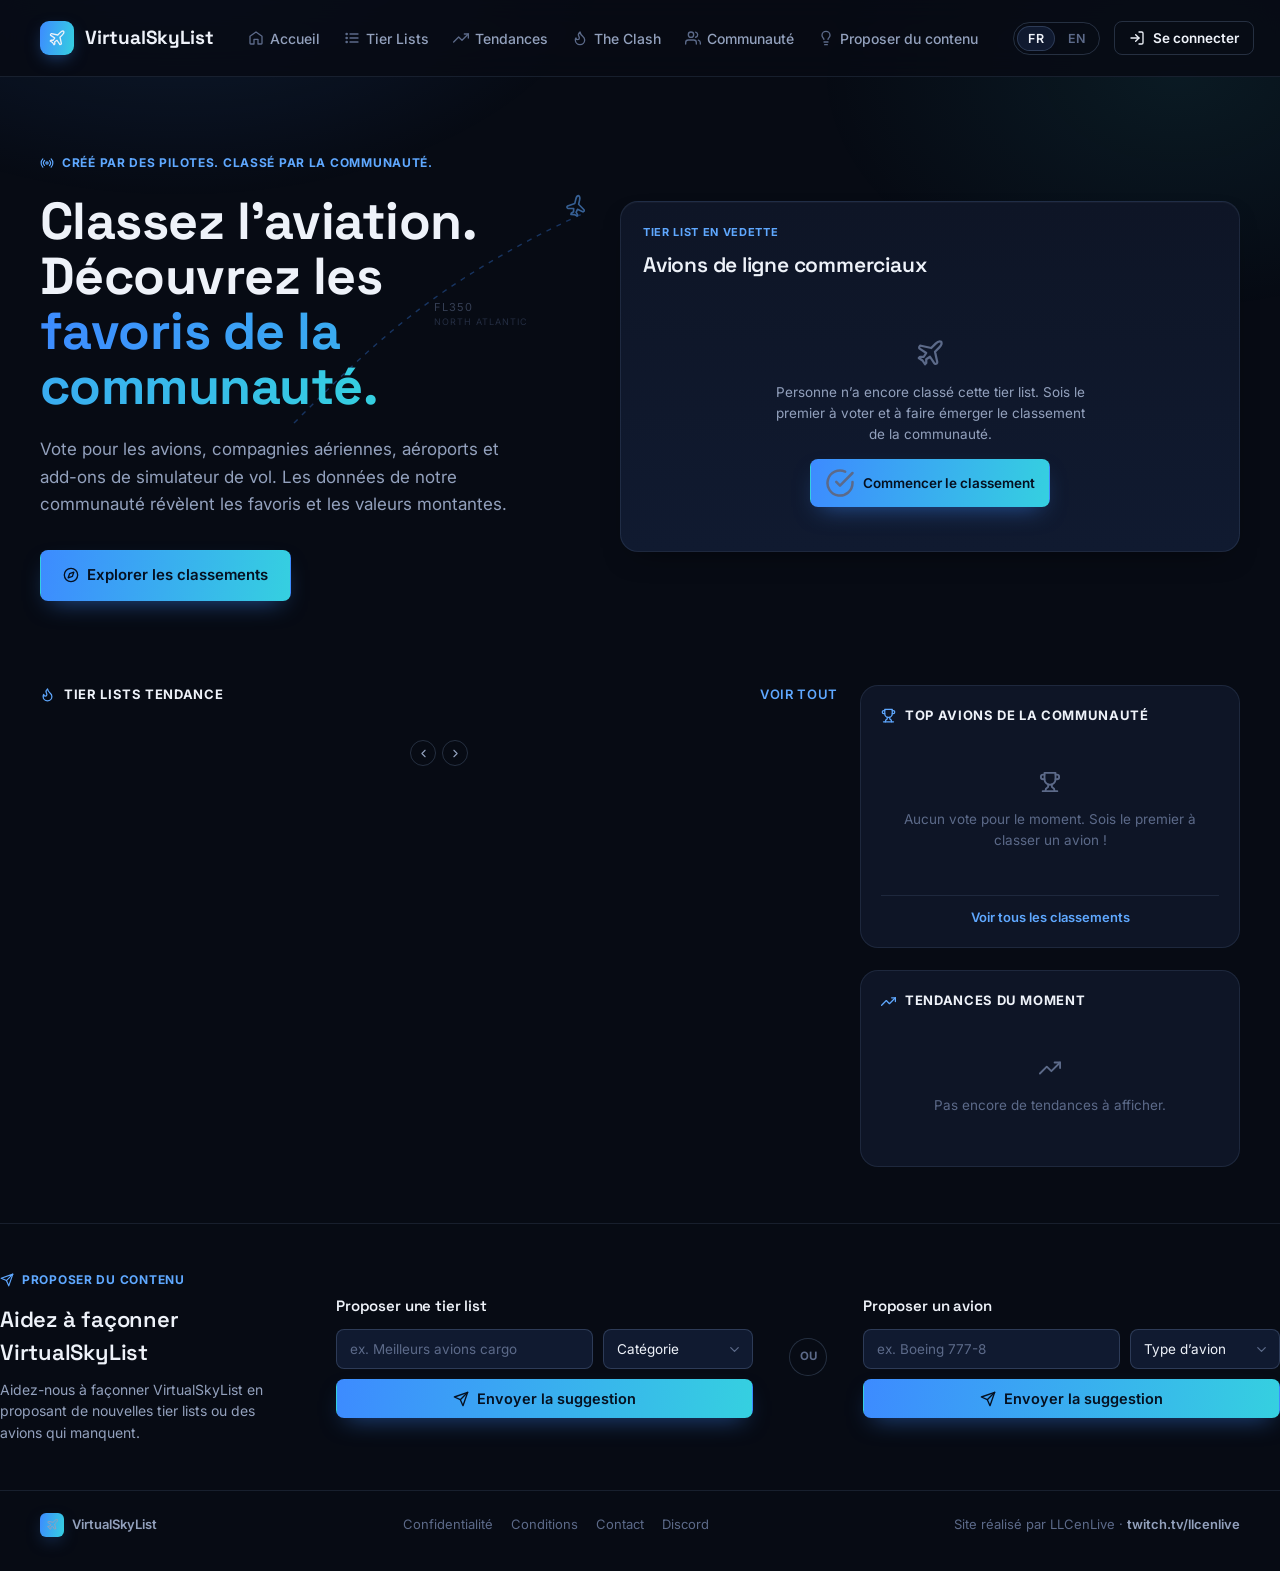
<file: index.html>
<!DOCTYPE html>
<html lang="fr">
<head>
<meta charset="UTF-8">
<meta name="viewport" content="width=device-width, initial-scale=1.0">
<title>VirtualSkyList — Classez l'aviation. Découvrez les favoris de la communauté.</title>
<meta name="description" content="Créez des tier lists pour les avions, compagnies aériennes, aéroports et add-ons de simulateur de vol, et découvrez les favoris de la communauté.">
<link rel="icon" href="data:image/svg+xml,<svg xmlns=%22http://www.w3.org/2000/svg%22 viewBox=%220 0 34 34%22><rect width=%2234%22 height=%2234%22 rx=%229%22 fill=%22%233d8bff%22/><path d=%22M25.7 20.9 23.9 14l3-3c1.3-1.3 1.7-2.9 1.3-3.6-.7-.7-2.3-.3-3.6 1l-3 3-6.9-1.8c-.4-.1-.8.1-1 .4l-.2.4c-.2.4-.1.8.2 1.1l4.3 3.4-1.7 2.5H13l-.9.9 2.6 1.7 1.7 2.6.9-.9v-2.6l2.5-1.7 3.4 4.3c.3.3.7.4 1.1.2l.4-.2c.3-.2.5-.6.4-1z%22 fill=%22white%22/></svg>">
<link rel="preconnect" href="https://fonts.googleapis.com">
<link rel="preconnect" href="https://fonts.gstatic.com" crossorigin>
<link href="https://fonts.googleapis.com/css2?family=Space+Grotesk:wght@500;600;700&family=Inter:wght@400;500;600;700;800&display=swap" rel="stylesheet">
<link rel="stylesheet" href="styles.css">
</head>
<body>

<!-- ============ ICON SPRITE ============ -->
<svg class="visually-hidden" aria-hidden="true">
  <defs>
    <symbol id="i-home" viewBox="0 0 24 24" fill="none" stroke="currentColor" stroke-width="2" stroke-linecap="round" stroke-linejoin="round"><path d="M3 9.5 12 3l9 6.5V20a1 1 0 0 1-1 1h-5v-7H9v7H4a1 1 0 0 1-1-1z"/></symbol>
    <symbol id="i-list" viewBox="0 0 24 24" fill="none" stroke="currentColor" stroke-width="2" stroke-linecap="round" stroke-linejoin="round"><line x1="9" y1="6" x2="21" y2="6"/><line x1="9" y1="12" x2="21" y2="12"/><line x1="9" y1="18" x2="21" y2="18"/><circle cx="4" cy="6" r="1"/><circle cx="4" cy="12" r="1"/><circle cx="4" cy="18" r="1"/></symbol>
    <symbol id="i-trending" viewBox="0 0 24 24" fill="none" stroke="currentColor" stroke-width="2" stroke-linecap="round" stroke-linejoin="round"><polyline points="23 6 13.5 15.5 8.5 10.5 1 18"/><polyline points="17 6 23 6 23 12"/></symbol>
    <symbol id="i-users" viewBox="0 0 24 24" fill="none" stroke="currentColor" stroke-width="2" stroke-linecap="round" stroke-linejoin="round"><path d="M17 21v-2a4 4 0 0 0-4-4H5a4 4 0 0 0-4 4v2"/><circle cx="9" cy="7" r="4"/><path d="M23 21v-2a4 4 0 0 0-3-3.87"/><path d="M16 3.13a4 4 0 0 1 0 7.75"/></symbol>
    <symbol id="i-bulb" viewBox="0 0 24 24" fill="none" stroke="currentColor" stroke-width="2" stroke-linecap="round" stroke-linejoin="round"><path d="M9 18h6"/><path d="M10 22h4"/><path d="M15 14c.2-1 .7-1.7 1.4-2.5A4.65 4.65 0 0 0 18 8a6 6 0 0 0-12 0c0 1 .2 2.2 1.5 3.5.7.7 1.2 1.4 1.4 2.5"/></symbol>
    <symbol id="i-plus-circle" viewBox="0 0 24 24" fill="none" stroke="currentColor" stroke-width="2" stroke-linecap="round" stroke-linejoin="round"><circle cx="12" cy="12" r="10"/><line x1="12" y1="8" x2="12" y2="16"/><line x1="8" y1="12" x2="16" y2="12"/></symbol>
    <symbol id="i-compass" viewBox="0 0 24 24" fill="none" stroke="currentColor" stroke-width="2" stroke-linecap="round" stroke-linejoin="round"><circle cx="12" cy="12" r="10"/><polygon points="16.2 7.8 14.1 14.1 7.8 16.2 9.9 9.9 16.2 7.8"/></symbol>
    <symbol id="i-radio" viewBox="0 0 24 24" fill="none" stroke="currentColor" stroke-width="2" stroke-linecap="round" stroke-linejoin="round"><path d="M4.9 19.1C1 15.2 1 8.8 4.9 4.9"/><path d="M7.8 16.2c-2.3-2.3-2.3-6.1 0-8.5"/><circle cx="12" cy="12" r="2"/><path d="M16.2 7.8c2.3 2.3 2.3 6.1 0 8.5"/><path d="M19.1 4.9C23 8.8 23 15.2 19.1 19.1"/></symbol>
    <symbol id="i-flame" viewBox="0 0 24 24" fill="none" stroke="currentColor" stroke-width="2" stroke-linecap="round" stroke-linejoin="round"><path d="M8.5 14.5A2.5 2.5 0 0 0 11 12c0-1.4-.5-2-1-3-1.1-2.1-.2-4 2-6 .5 2.5 2 4.9 4 6.5 2 1.6 3 3.5 3 5.5a7 7 0 1 1-14 0c0-1.2.4-2.3 1-3a2.5 2.5 0 0 0 2.5 2.5Z"/></symbol>
    <symbol id="i-trophy" viewBox="0 0 24 24" fill="none" stroke="currentColor" stroke-width="2" stroke-linecap="round" stroke-linejoin="round"><path d="M6 9H4.5a2.5 2.5 0 0 1 0-5H6"/><path d="M18 9h1.5a2.5 2.5 0 0 0 0-5H18"/><path d="M4 22h16"/><path d="M10 14.7V17c0 .6-.5 1-1 1.2-1.2.5-2 1.9-2 3.8"/><path d="M14 14.7V17c0 .6.5 1 1 1.2 1.2.5 2 1.9 2 3.8"/><path d="M18 2H6v7a6 6 0 0 0 12 0V2Z"/></symbol>
    <symbol id="i-send" viewBox="0 0 24 24" fill="none" stroke="currentColor" stroke-width="2" stroke-linecap="round" stroke-linejoin="round"><line x1="22" y1="2" x2="11" y2="13"/><polygon points="22 2 15 22 11 13 2 9 22 2"/></symbol>
    <symbol id="i-chev-left" viewBox="0 0 24 24" fill="none" stroke="currentColor" stroke-width="2" stroke-linecap="round" stroke-linejoin="round"><polyline points="15 18 9 12 15 6"/></symbol>
    <symbol id="i-chev-right" viewBox="0 0 24 24" fill="none" stroke="currentColor" stroke-width="2" stroke-linecap="round" stroke-linejoin="round"><polyline points="9 18 15 12 9 6"/></symbol>
    <symbol id="i-login" viewBox="0 0 24 24" fill="none" stroke="currentColor" stroke-width="2" stroke-linecap="round" stroke-linejoin="round"><path d="M15 3h4a2 2 0 0 1 2 2v14a2 2 0 0 1-2 2h-4"/><polyline points="10 17 15 12 10 7"/><line x1="15" y1="12" x2="3" y2="12"/></symbol>
    <symbol id="i-external" viewBox="0 0 24 24" fill="none" stroke="currentColor" stroke-width="2" stroke-linecap="round" stroke-linejoin="round"><path d="M18 13v6a2 2 0 0 1-2 2H5a2 2 0 0 1-2-2V8a2 2 0 0 1 2-2h6"/><polyline points="15 3 21 3 21 9"/><line x1="10" y1="14" x2="21" y2="3"/></symbol>
    <symbol id="i-clock" viewBox="0 0 24 24" fill="none" stroke="currentColor" stroke-width="2" stroke-linecap="round" stroke-linejoin="round"><circle cx="12" cy="12" r="10"/><polyline points="12 6 12 12 16 14"/></symbol>
    <symbol id="i-arrow-up" viewBox="0 0 24 24" fill="none" stroke="currentColor" stroke-width="2.4" stroke-linecap="round" stroke-linejoin="round"><line x1="12" y1="19" x2="12" y2="5"/><polyline points="6 11 12 5 18 11"/></symbol>
    <symbol id="i-check-circle" viewBox="0 0 24 24" fill="none" stroke="currentColor" stroke-width="2" stroke-linecap="round" stroke-linejoin="round"><path d="M22 11.1V12a10 10 0 1 1-5.9-9.1"/><polyline points="22 4 12 14.1 9 11.1"/></symbol>
    <symbol id="i-plane" viewBox="0 0 24 24" fill="none" stroke="currentColor" stroke-width="1.8" stroke-linecap="round" stroke-linejoin="round"><path d="M17.8 19.2 16 11l3.5-3.5C21 6 21.5 4 21 3c-1-.5-3 0-4.5 1.5L13 8 4.8 6.2c-.5-.1-.9.1-1.1.5l-.3.5c-.2.5-.1 1 .3 1.3L9 12l-2 3H4l-1 1 3 2 2 3 1-1v-3l3-2 3.5 5.3c.3.4.8.5 1.3.3l.5-.2c.4-.3.6-.7.5-1.2Z"/></symbol>
    <symbol id="i-puzzle" viewBox="0 0 24 24" fill="none" stroke="currentColor" stroke-width="1.8" stroke-linecap="round" stroke-linejoin="round"><path d="M4 8h3.2A2 2 0 1 1 9 5v3h3a1 1 0 0 1 1 1v3h2.2A2 2 0 1 1 17 15H15v3a1 1 0 0 1-1 1H9v-2.2A2 2 0 1 0 5 17v2H4a1 1 0 0 1-1-1v-4h2.2A2 2 0 1 0 5 9V8a1 1 0 0 1 1-1Z"/></symbol>
    <symbol id="i-pin" viewBox="0 0 24 24" fill="none" stroke="currentColor" stroke-width="1.8" stroke-linecap="round" stroke-linejoin="round"><path d="M20 10c0 6-8 12-8 12s-8-6-8-12a8 8 0 0 1 16 0Z"/><circle cx="12" cy="10" r="3"/></symbol>
    <symbol id="i-palette" viewBox="0 0 24 24" fill="none" stroke="currentColor" stroke-width="1.8" stroke-linecap="round" stroke-linejoin="round"><path d="M12 22a1 1 0 0 1 0-20 10 9 0 0 1 10 9 5 5 0 0 1-5 5h-2.2a1.7 1.7 0 0 0-1.4 2.7l.3.4a1.7 1.7 0 0 1-1.4 2.7Z"/><circle cx="13.5" cy="6.5" r=".6" fill="currentColor"/><circle cx="17.5" cy="10.5" r=".6" fill="currentColor"/><circle cx="6.5" cy="12.2" r=".6" fill="currentColor"/><circle cx="8.8" cy="7.5" r=".6" fill="currentColor"/></symbol>
    <symbol id="i-search" viewBox="0 0 24 24" fill="none" stroke="currentColor" stroke-width="2" stroke-linecap="round" stroke-linejoin="round"><circle cx="11" cy="11" r="8"/><line x1="21" y1="21" x2="16.65" y2="16.65"/></symbol>
    <symbol id="i-zap" viewBox="0 0 24 24" fill="none" stroke="currentColor" stroke-width="1.8" stroke-linecap="round" stroke-linejoin="round"><polygon points="13 2 3 14 12 14 11 22 21 10 12 10 13 2"/></symbol>
    <symbol id="i-bar-chart" viewBox="0 0 24 24" fill="none" stroke="currentColor" stroke-width="2" stroke-linecap="round" stroke-linejoin="round"><line x1="12" y1="20" x2="12" y2="10"/><line x1="18" y1="20" x2="18" y2="4"/><line x1="6" y1="20" x2="6" y2="16"/></symbol>
    <symbol id="i-medal" viewBox="0 0 24 24" fill="none" stroke="currentColor" stroke-width="1.8" stroke-linecap="round" stroke-linejoin="round"><path d="M7.2 9.4 5 3h5l2 5.1"/><path d="M16.8 9.4 19 3h-5l-2 5.1"/><circle cx="12" cy="15" r="6"/><path d="M12 12v3l2 1.2"/></symbol>
    <symbol id="i-x" viewBox="0 0 24 24" fill="none" stroke="currentColor" stroke-width="2" stroke-linecap="round" stroke-linejoin="round"><line x1="18" y1="6" x2="6" y2="18"/><line x1="6" y1="6" x2="18" y2="18"/></symbol>
    <symbol id="i-shield" viewBox="0 0 24 24" fill="none" stroke="currentColor" stroke-width="1.8" stroke-linecap="round" stroke-linejoin="round"><path d="M20 13c0 5-3.5 7.5-7.35 8.95a1 1 0 0 1-.6.05C8.5 20.5 4 18 4 13V6a1 1 0 0 1 1-1c2 0 4.5-1.2 6.24-2.72a1.17 1.17 0 0 1 1.52 0C14.51 3.81 17 5 19 5a1 1 0 0 1 1 1Z"/></symbol>
    <symbol id="i-logout" viewBox="0 0 24 24" fill="none" stroke="currentColor" stroke-width="2" stroke-linecap="round" stroke-linejoin="round"><path d="M9 21H5a2 2 0 0 1-2-2V5a2 2 0 0 1 2-2h4"/><polyline points="16 17 21 12 16 7"/><line x1="21" y1="12" x2="9" y2="12"/></symbol>
  </defs>
</svg>

<!-- ============ HEADER ============ -->
<header class="site-header">
  <div class="wrap header-row">
    <a href="#top" class="brand">
      <span class="brand-mark"><svg class="icon"><use href="#i-plane"/></svg></span>
      VirtualSkyList
    </a>
    <nav class="main-nav">
      <a href="index.html" class="is-active"><svg class="icon"><use href="#i-home"/></svg><span data-i18n="nav.home">Accueil</span></a>
      <a href="tier-lists.html"><svg class="icon"><use href="#i-list"/></svg><span data-i18n="nav.tierlists">Tier Lists</span></a>
      <a href="trends.html"><svg class="icon"><use href="#i-trending"/></svg><span data-i18n="nav.trends">Tendances</span></a>
      <a href="the-clash.html"><svg class="icon"><use href="#i-flame"/></svg><span data-i18n="nav.clash">The Clash</span></a>
      <a href="community.html"><svg class="icon"><use href="#i-users"/></svg><span data-i18n="nav.community">Communauté</span></a>
      <a href="index.html#suggest"><svg class="icon"><use href="#i-bulb"/></svg><span data-i18n="nav.suggest">Proposer du contenu</span></a>
    </nav>
    <div class="header-actions">
      <div class="lang-switch" role="group" aria-label="Language">
        <button type="button" data-lang="fr" class="is-active">FR</button>
        <button type="button" data-lang="en">EN</button>
      </div>
      <button type="button" class="btn btn-outline btn-sm" id="signin-btn">
        <svg class="icon"><use href="#i-login"/></svg>
        <span data-i18n="nav.signin">Se connecter</span>
      </button>
      <div class="user-menu" id="user-menu" style="display:none">
        <button type="button" class="user-chip" id="user-chip">
          <span class="user-avatar" id="user-avatar">•</span>
          <span class="user-email" id="user-email"></span>
        </button>
        <div class="user-dropdown" id="user-dropdown">
          <a href="admin.html" class="user-dropdown-item" id="user-admin-link" style="display:none">
            <svg class="icon"><use href="#i-shield"/></svg>
            <span data-i18n="nav.admin">Admin</span>
          </a>
          <button type="button" class="user-dropdown-item" id="signout-btn">
            <svg class="icon"><use href="#i-logout"/></svg>
            <span data-i18n="auth.signout">Déconnexion</span>
          </button>
        </div>
      </div>
    </div>
  </div>
</header>

<main id="top">
  <!-- ============ HERO ============ -->
  <section class="hero">
    <div class="wrap hero-grid">
      <div class="hero-copy">
        <span class="eyebrow">
          <svg class="icon"><use href="#i-radio"/></svg>
          <span data-i18n="hero.eyebrow">Créé par des pilotes. Classé par la communauté.</span>
        </span>
        <h1 class="hero-title">
          <span data-i18n="hero.title1">Classez l'aviation.</span><br>
          <span data-i18n="hero.title2">Découvrez les</span><br>
          <span class="accent" data-i18n="hero.title3">favoris de la communauté.</span>
        </h1>
        <p class="hero-sub" data-i18n="hero.sub">Vote pour les avions, compagnies aériennes, aéroports et add-ons de simulateur de vol. Les données de notre communauté révèlent les favoris et les valeurs montantes.</p>
        <div class="hero-actions">
          <a href="trends.html" class="btn btn-primary">
            <svg class="icon"><use href="#i-compass"/></svg>
            <span data-i18n="hero.cta2">Explorer les classements</span>
          </a>
        </div>

        <svg class="flight-deco" viewBox="0 0 340 260" fill="none">
          <path d="M10 230 C 90 150, 150 90, 300 20" stroke="#3d8bff" stroke-width="1.4" stroke-dasharray="5 6" opacity="0.6"/>
          <g transform="translate(292,14) rotate(-32)">
            <use href="#i-plane" width="22" height="22" x="-11" y="-11" color="#5fa8ff"/>
          </g>
          <text x="150" y="118" fill="#5c6a89" font-size="11" font-family="Inter, sans-serif" letter-spacing="1">FL350</text>
          <text x="150" y="132" fill="#3d4a68" font-size="9" font-family="Inter, sans-serif" letter-spacing="1">NORTH ATLANTIC</text>
        </svg>
      </div>

      <div class="featured-card">
        <div class="featured-head">
          <div>
            <span class="featured-label" data-i18n="featured.label">TIER LIST EN VEDETTE</span>
            <h2 class="featured-title" data-i18n="featured.title">Avions de ligne commerciaux</h2>
          </div>
        </div>

        <div class="featured-empty">
          <svg class="icon"><use href="#i-plane"/></svg>
          <p data-i18n="featured.empty.body">Personne n’a encore classé cette tier list. Sois le premier à voter et à faire émerger le classement de la communauté.</p>
          <a href="tier-list.html?slug=avions-de-ligne" class="btn btn-primary btn-sm">
            <svg class="icon"><use href="#i-check-circle"/></svg>
            <span data-i18n="featured.empty.cta">Commencer le classement</span>
          </a>
        </div>
      </div>
    </div>
  </section>

  <!-- ============ TRENDING + SIDEBAR ============ -->
  <section class="section" id="trending">
    <div class="wrap content-grid">

      <div id="trending-col">
        <div class="section-title">
          <svg class="icon"><use href="#i-flame"/></svg>
          <span data-i18n="trending.title">TIER LISTS TENDANCE</span>
          <a href="#" class="see-all" style="margin-left:auto" data-i18n="trending.viewall">Voir tout</a>
        </div>

        <div class="trending-grid" id="trending-grid"></div>

        <div class="carousel-dots">
          <button class="carousel-nav" type="button" aria-label="Previous"><svg class="icon"><use href="#i-chev-left"/></svg></button>
          <button class="carousel-nav" type="button" aria-label="Next"><svg class="icon"><use href="#i-chev-right"/></svg></button>
        </div>
      </div>

      <div class="sidebar-stack" id="sidebar">
        <div class="panel">
          <div class="panel-head">
            <div class="section-title"><svg class="icon"><use href="#i-trophy"/></svg><span data-i18n="community.title">TOP AVIONS DE LA COMMUNAUTÉ</span></div>
          </div>
          <div class="panel-empty">
            <svg class="icon"><use href="#i-trophy"/></svg>
            <p data-i18n="community.empty">Aucun vote pour le moment. Sois le premier à classer un avion !</p>
          </div>
          <div class="panel-foot-note" style="justify-content:center">
            <a href="tier-lists.html" class="see-all" data-i18n="community.viewall">Voir tous les classements</a>
          </div>
        </div>

        <div class="panel">
          <div class="panel-head">
            <div class="section-title"><svg class="icon"><use href="#i-trending"/></svg><span data-i18n="now.title">TENDANCES DU MOMENT</span></div>
          </div>
          <div class="panel-empty">
            <svg class="icon"><use href="#i-trending"/></svg>
            <p data-i18n="now.empty">Pas encore de tendances à afficher.</p>
          </div>
        </div>
      </div>
    </div>
  </section>

  <!-- ============ SUGGEST CONTENT ============ -->
  <section class="suggest" id="suggest">
    <div class="wrap suggest-grid">
      <div class="suggest-login-note" id="suggest-login-note" style="display:none">
        <svg class="icon"><use href="#i-shield"/></svg>
        <span data-i18n="suggest.needLogin">Connecte-toi pour proposer du contenu.</span>
        <button type="button" class="btn btn-outline btn-sm" id="suggest-login-btn">
          <svg class="icon"><use href="#i-login"/></svg>
          <span data-i18n="nav.signin">Se connecter</span>
        </button>
      </div>

      <div class="suggest-intro">
        <span class="eyebrow"><svg class="icon"><use href="#i-send"/></svg><span data-i18n="suggest.eyebrow">PROPOSER DU CONTENU</span></span>
        <h2 data-i18n="suggest.title">Aidez à façonner VirtualSkyList</h2>
        <p data-i18n="suggest.sub">Aidez-nous à façonner VirtualSkyList en proposant de nouvelles tier lists ou des avions qui manquent.</p>
      </div>

      <form class="suggest-form" id="suggest-tierlist-form">
        <h3 data-i18n="suggest.form1.title">Proposer une tier list</h3>
        <div class="form-row">
          <input class="field" type="text" id="suggest-tierlist-name" data-i18n-placeholder="suggest.form1.placeholder" placeholder="ex. Meilleurs avions cargo">
          <select class="field" id="suggest-tierlist-category" style="max-width:150px">
            <option value="" data-i18n="suggest.form1.category">Catégorie</option>
            <option value="airliners" data-i18n="suggest.opt.airliners">Avions de ligne</option>
            <option value="ga" data-i18n="suggest.opt.ga">Aviation générale</option>
            <option value="airports" data-i18n="suggest.opt.airports">Aéroports</option>
            <option value="addons" data-i18n="suggest.opt.addons">Add-ons simulateur</option>
            <option value="liveries" data-i18n="suggest.opt.liveries">Livrées</option>
          </select>
        </div>
        <p class="auth-error" id="suggest-tierlist-error" style="display:none"></p>
        <button type="submit" class="btn btn-primary btn-block">
          <svg class="icon"><use href="#i-send"/></svg>
          <span data-i18n="suggest.submit">Envoyer la suggestion</span>
        </button>
      </form>

      <div class="suggest-or" data-i18n="suggest.or">OU</div>

      <form class="suggest-form" id="suggest-aircraft-form">
        <h3 data-i18n="suggest.form2.title">Proposer un avion</h3>
        <div class="form-row">
          <input class="field" type="text" id="suggest-aircraft-name" data-i18n-placeholder="suggest.form2.placeholder" placeholder="ex. Boeing 777-8">
          <select class="field" id="suggest-aircraft-type" style="max-width:150px">
            <option value="" data-i18n="suggest.form2.type">Type d'avion</option>
            <option value="airliner" data-i18n="suggest.opt.airliner">Avion de ligne</option>
            <option value="ga" data-i18n="suggest.opt.gaSingle">Aviation générale</option>
            <option value="heli" data-i18n="suggest.opt.heli">Hélicoptère</option>
            <option value="military" data-i18n="suggest.opt.military">Militaire</option>
            <option value="cargo" data-i18n="suggest.opt.cargo">Cargo</option>
          </select>
        </div>
        <p class="auth-error" id="suggest-aircraft-error" style="display:none"></p>
        <button type="submit" class="btn btn-primary btn-block">
          <svg class="icon"><use href="#i-send"/></svg>
          <span data-i18n="suggest.submit">Envoyer la suggestion</span>
        </button>
      </form>
    </div>
  </section>
</main>

<!-- ============ FOOTER ============ -->
<footer class="site-footer">
  <div class="wrap footer-row">
    <div class="footer-brand">
      <span class="brand-mark"><svg class="icon"><use href="#i-plane"/></svg></span>
      VirtualSkyList
    </div>
    <nav class="footer-links">
      <a href="privacy.html" data-i18n="footer.privacy">Confidentialité</a>
      <a href="terms.html" data-i18n="footer.terms">Conditions</a>
      <a href="contact.html" data-i18n="footer.contact">Contact</a>
      <a href="https://discord.com/invite/wcU7JBCQQH" target="_blank" rel="noopener noreferrer">Discord</a>
    </nav>
    <span class="footer-credit"><span data-i18n="footer.credit">Site réalisé par LLCenLive</span> · <a href="https://twitch.tv/llcenlive" target="_blank" rel="noopener noreferrer">twitch.tv/llcenlive</a></span>
  </div>
</footer>

<div class="toast" id="toast">
  <svg class="icon"><use href="#i-check-circle"/></svg>
  <span id="toast-text"></span>
</div>

<!-- ============ AUTH MODAL ============ -->
<div class="modal-overlay" id="auth-modal">
  <div class="modal-box">
    <button type="button" class="modal-close" id="auth-close-btn" aria-label="Close">
      <svg class="icon"><use href="#i-x"/></svg>
    </button>
    <h2 id="auth-modal-title" data-i18n="auth.title.signin">Se connecter</h2>
    <form id="auth-form">
      <label class="field-label" for="auth-email" data-i18n="auth.email.label">Email</label>
      <input class="field" type="email" id="auth-email" required autocomplete="email">
      <label class="field-label" for="auth-password" data-i18n="auth.password.label">Mot de passe</label>
      <input class="field" type="password" id="auth-password" required minlength="6" autocomplete="current-password">
      <p class="auth-error" id="auth-error" style="display:none"></p>
      <p class="auth-note" id="auth-note" style="display:none"></p>
      <button type="submit" class="btn btn-primary btn-block" id="auth-submit-btn" data-i18n="auth.submit.signin">Se connecter</button>
    </form>
    <button type="button" class="auth-switch-link" id="auth-toggle-mode" data-i18n="auth.switch.toSignup">Pas encore de compte ? Crée-en un</button>
  </div>
</div>

<script src="script.js"></script>
<script type="module" src="auth.js"></script>
<script type="module" src="home.js"></script>
<script type="module" src="suggest.js"></script>
</body>
</html>
</file>
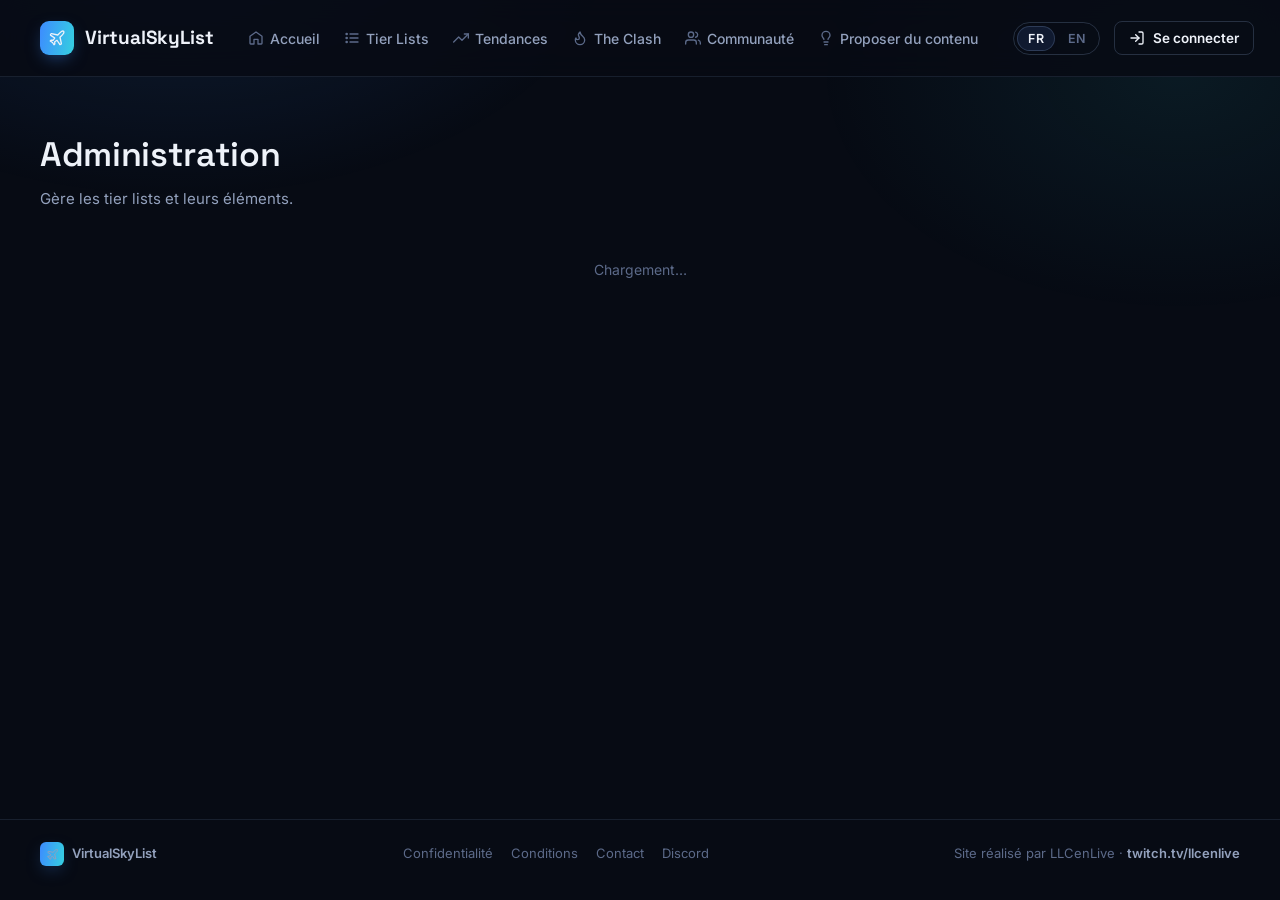
<file: admin.html>
<!DOCTYPE html>
<html lang="fr">
<head>
<meta charset="UTF-8">
<meta name="viewport" content="width=device-width, initial-scale=1.0">
<title>VirtualSkyList — Administration</title>
<meta name="description" content="Gère les tier lists et leurs éléments sur VirtualSkyList.">
<meta name="robots" content="noindex, nofollow">
<link rel="icon" href="data:image/svg+xml,<svg xmlns=%22http://www.w3.org/2000/svg%22 viewBox=%220 0 34 34%22><rect width=%2234%22 height=%2234%22 rx=%229%22 fill=%22%233d8bff%22/><path d=%22M25.7 20.9 23.9 14l3-3c1.3-1.3 1.7-2.9 1.3-3.6-.7-.7-2.3-.3-3.6 1l-3 3-6.9-1.8c-.4-.1-.8.1-1 .4l-.2.4c-.2.4-.1.8.2 1.1l4.3 3.4-1.7 2.5H13l-.9.9 2.6 1.7 1.7 2.6.9-.9v-2.6l2.5-1.7 3.4 4.3c.3.3.7.4 1.1.2l.4-.2c.3-.2.5-.6.4-1z%22 fill=%22white%22/></svg>">
<link rel="preconnect" href="https://fonts.googleapis.com">
<link rel="preconnect" href="https://fonts.gstatic.com" crossorigin>
<link href="https://fonts.googleapis.com/css2?family=Space+Grotesk:wght@500;600;700&family=Inter:wght@400;500;600;700;800&display=swap" rel="stylesheet">
<link rel="stylesheet" href="styles.css">
</head>
<body>

<!-- ============ ICON SPRITE ============ -->
<svg class="visually-hidden" aria-hidden="true">
  <defs>
    <symbol id="i-home" viewBox="0 0 24 24" fill="none" stroke="currentColor" stroke-width="2" stroke-linecap="round" stroke-linejoin="round"><path d="M3 9.5 12 3l9 6.5V20a1 1 0 0 1-1 1h-5v-7H9v7H4a1 1 0 0 1-1-1z"/></symbol>
    <symbol id="i-list" viewBox="0 0 24 24" fill="none" stroke="currentColor" stroke-width="2" stroke-linecap="round" stroke-linejoin="round"><line x1="9" y1="6" x2="21" y2="6"/><line x1="9" y1="12" x2="21" y2="12"/><line x1="9" y1="18" x2="21" y2="18"/><circle cx="4" cy="6" r="1"/><circle cx="4" cy="12" r="1"/><circle cx="4" cy="18" r="1"/></symbol>
    <symbol id="i-trending" viewBox="0 0 24 24" fill="none" stroke="currentColor" stroke-width="2" stroke-linecap="round" stroke-linejoin="round"><polyline points="23 6 13.5 15.5 8.5 10.5 1 18"/><polyline points="17 6 23 6 23 12"/></symbol>
    <symbol id="i-users" viewBox="0 0 24 24" fill="none" stroke="currentColor" stroke-width="2" stroke-linecap="round" stroke-linejoin="round"><path d="M17 21v-2a4 4 0 0 0-4-4H5a4 4 0 0 0-4 4v2"/><circle cx="9" cy="7" r="4"/><path d="M23 21v-2a4 4 0 0 0-3-3.87"/><path d="M16 3.13a4 4 0 0 1 0 7.75"/></symbol>
    <symbol id="i-bulb" viewBox="0 0 24 24" fill="none" stroke="currentColor" stroke-width="2" stroke-linecap="round" stroke-linejoin="round"><path d="M9 18h6"/><path d="M10 22h4"/><path d="M15 14c.2-1 .7-1.7 1.4-2.5A4.65 4.65 0 0 0 18 8a6 6 0 0 0-12 0c0 1 .2 2.2 1.5 3.5.7.7 1.2 1.4 1.4 2.5"/></symbol>
    <symbol id="i-login" viewBox="0 0 24 24" fill="none" stroke="currentColor" stroke-width="2" stroke-linecap="round" stroke-linejoin="round"><path d="M15 3h4a2 2 0 0 1 2 2v14a2 2 0 0 1-2 2h-4"/><polyline points="10 17 15 12 10 7"/><line x1="15" y1="12" x2="3" y2="12"/></symbol>
    <symbol id="i-check-circle" viewBox="0 0 24 24" fill="none" stroke="currentColor" stroke-width="2" stroke-linecap="round" stroke-linejoin="round"><path d="M22 11.1V12a10 10 0 1 1-5.9-9.1"/><polyline points="22 4 12 14.1 9 11.1"/></symbol>
    <symbol id="i-plane" viewBox="0 0 24 24" fill="none" stroke="currentColor" stroke-width="1.8" stroke-linecap="round" stroke-linejoin="round"><path d="M17.8 19.2 16 11l3.5-3.5C21 6 21.5 4 21 3c-1-.5-3 0-4.5 1.5L13 8 4.8 6.2c-.5-.1-.9.1-1.1.5l-.3.5c-.2.5-.1 1 .3 1.3L9 12l-2 3H4l-1 1 3 2 2 3 1-1v-3l3-2 3.5 5.3c.3.4.8.5 1.3.3l.5-.2c.4-.3.6-.7.5-1.2Z"/></symbol>
    <symbol id="i-x" viewBox="0 0 24 24" fill="none" stroke="currentColor" stroke-width="2" stroke-linecap="round" stroke-linejoin="round"><line x1="18" y1="6" x2="6" y2="18"/><line x1="6" y1="6" x2="18" y2="18"/></symbol>
    <symbol id="i-shield" viewBox="0 0 24 24" fill="none" stroke="currentColor" stroke-width="1.8" stroke-linecap="round" stroke-linejoin="round"><path d="M20 13c0 5-3.5 7.5-7.35 8.95a1 1 0 0 1-.6.05C8.5 20.5 4 18 4 13V6a1 1 0 0 1 1-1c2 0 4.5-1.2 6.24-2.72a1.17 1.17 0 0 1 1.52 0C14.51 3.81 17 5 19 5a1 1 0 0 1 1 1Z"/></symbol>
    <symbol id="i-logout" viewBox="0 0 24 24" fill="none" stroke="currentColor" stroke-width="2" stroke-linecap="round" stroke-linejoin="round"><path d="M9 21H5a2 2 0 0 1-2-2V5a2 2 0 0 1 2-2h4"/><polyline points="16 17 21 12 16 7"/><line x1="21" y1="12" x2="9" y2="12"/></symbol>
    <symbol id="i-plus-circle" viewBox="0 0 24 24" fill="none" stroke="currentColor" stroke-width="2" stroke-linecap="round" stroke-linejoin="round"><circle cx="12" cy="12" r="10"/><line x1="12" y1="8" x2="12" y2="16"/><line x1="8" y1="12" x2="16" y2="12"/></symbol>
    <symbol id="i-edit" viewBox="0 0 24 24" fill="none" stroke="currentColor" stroke-width="1.8" stroke-linecap="round" stroke-linejoin="round"><path d="M17 3a2.85 2.83 0 1 1 4 4L7.5 20.5 2 22l1.5-5.5Z"/></symbol>
    <symbol id="i-trash" viewBox="0 0 24 24" fill="none" stroke="currentColor" stroke-width="2" stroke-linecap="round" stroke-linejoin="round"><path d="M3 6h18"/><path d="M19 6v14a2 2 0 0 1-2 2H7a2 2 0 0 1-2-2V6"/><path d="M8 6V4a2 2 0 0 1 2-2h4a2 2 0 0 1 2 2v2"/><line x1="10" y1="11" x2="10" y2="17"/><line x1="14" y1="11" x2="14" y2="17"/></symbol>
    <symbol id="i-chevron-down" viewBox="0 0 24 24" fill="none" stroke="currentColor" stroke-width="2" stroke-linecap="round" stroke-linejoin="round"><polyline points="6 9 12 15 18 9"/></symbol>
    <symbol id="i-flame" viewBox="0 0 24 24" fill="none" stroke="currentColor" stroke-width="2" stroke-linecap="round" stroke-linejoin="round"><path d="M8.5 14.5A2.5 2.5 0 0 0 11 12c0-1.4-.5-2-1-3-1.1-2.1-.2-4 2-6 .5 2.5 2 4.9 4 6.5 2 1.6 3 3.5 3 5.5a7 7 0 1 1-14 0c0-1.2.4-2.3 1-3a2.5 2.5 0 0 0 2.5 2.5Z"/></symbol>
  </defs>
</svg>

<!-- ============ HEADER ============ -->
<header class="site-header">
  <div class="wrap header-row">
    <a href="index.html" class="brand">
      <span class="brand-mark"><svg class="icon"><use href="#i-plane"/></svg></span>
      VirtualSkyList
    </a>
    <nav class="main-nav">
      <a href="index.html"><svg class="icon"><use href="#i-home"/></svg><span data-i18n="nav.home">Accueil</span></a>
      <a href="tier-lists.html"><svg class="icon"><use href="#i-list"/></svg><span data-i18n="nav.tierlists">Tier Lists</span></a>
      <a href="trends.html"><svg class="icon"><use href="#i-trending"/></svg><span data-i18n="nav.trends">Tendances</span></a>
      <a href="the-clash.html"><svg class="icon"><use href="#i-flame"/></svg><span data-i18n="nav.clash">The Clash</span></a>
      <a href="community.html"><svg class="icon"><use href="#i-users"/></svg><span data-i18n="nav.community">Communauté</span></a>
      <a href="index.html#suggest"><svg class="icon"><use href="#i-bulb"/></svg><span data-i18n="nav.suggest">Proposer du contenu</span></a>
    </nav>
    <div class="header-actions">
      <div class="lang-switch" role="group" aria-label="Language">
        <button type="button" data-lang="fr" class="is-active">FR</button>
        <button type="button" data-lang="en">EN</button>
      </div>
      <button type="button" class="btn btn-outline btn-sm" id="signin-btn">
        <svg class="icon"><use href="#i-login"/></svg>
        <span data-i18n="nav.signin">Se connecter</span>
      </button>
      <div class="user-menu" id="user-menu" style="display:none">
        <button type="button" class="user-chip" id="user-chip">
          <span class="user-avatar" id="user-avatar">•</span>
          <span class="user-email" id="user-email"></span>
        </button>
        <div class="user-dropdown" id="user-dropdown">
          <a href="admin.html" class="user-dropdown-item" id="user-admin-link" style="display:none">
            <svg class="icon"><use href="#i-shield"/></svg>
            <span data-i18n="nav.admin">Admin</span>
          </a>
          <button type="button" class="user-dropdown-item" id="signout-btn">
            <svg class="icon"><use href="#i-logout"/></svg>
            <span data-i18n="auth.signout">Déconnexion</span>
          </button>
        </div>
      </div>
    </div>
  </div>
</header>

<main>
  <div class="wrap">
    <div class="page-header">
      <div>
        <h1 data-i18n="admin.page.title">Administration</h1>
        <p data-i18n="admin.page.sub">Gère les tier lists et leurs éléments.</p>
      </div>
    </div>

    <div class="state-msg" id="admin-state-msg" data-i18n="builder.loading">Chargement…</div>

    <!-- Shown when signed out, not admin, or backend not configured -->
    <div class="admin-gate" id="admin-gate" style="display:none">
      <svg class="icon" id="admin-gate-icon"><use href="#i-shield"/></svg>
      <h2 id="admin-gate-title"></h2>
      <p id="admin-gate-body"></p>
      <button type="button" class="btn btn-primary" id="admin-gate-cta" style="display:none">
        <svg class="icon"><use href="#i-login"/></svg>
        <span data-i18n="nav.signin">Se connecter</span>
      </button>
    </div>

    <!-- Main CRUD UI, shown only once confirmed admin -->
    <div id="admin-content" style="display:none">
      <div class="filter-tabs" data-group="admin-section" style="margin-bottom:18px">
        <button class="filter-tab is-active" type="button" data-filter="tierlists" data-i18n="admin.nav.tierlists">Tier lists</button>
        <button class="filter-tab" type="button" data-filter="suggestions" data-i18n="admin.nav.suggestions">Suggestions</button>
        <button class="filter-tab" type="button" data-filter="clash" data-i18n="admin.nav.clash">The Clash</button>
      </div>

      <!-- ---- Tier lists panel ---- -->
      <div class="panel admin-section" data-section="tierlists">
        <div class="panel-head">
          <div class="section-title"><svg class="icon"><use href="#i-list"/></svg><span data-i18n="admin.tierlists.title">Tier lists</span></div>
          <button type="button" class="btn btn-outline btn-sm" id="admin-add-tl-btn">
            <svg class="icon"><use href="#i-plus-circle"/></svg>
            <span data-i18n="admin.addTierlist">Ajouter une tier list</span>
          </button>
        </div>

        <form class="admin-tl-form" id="admin-tl-form" style="display:none; margin-bottom:18px">
          <input type="hidden" id="tl-form-id">
          <div class="admin-form-grid">
            <div>
              <label class="field-label" for="tl-form-slug" data-i18n="admin.field.slug">Identifiant (slug)</label>
              <input class="field" id="tl-form-slug" required pattern="[a-z0-9\-]+" placeholder="ex. meilleurs-helicopteres">
            </div>
            <div>
              <label class="field-label" for="tl-form-category" data-i18n="admin.field.category">Catégorie</label>
              <select class="field" id="tl-form-category">
                <option value="airliners" data-i18n="suggest.opt.airliners">Avions de ligne</option>
                <option value="airlines" data-i18n="tierlists.filter.airlines">Compagnies aériennes</option>
                <option value="ga" data-i18n="suggest.opt.ga">Aviation générale</option>
                <option value="airports" data-i18n="suggest.opt.airports">Aéroports</option>
                <option value="liveries" data-i18n="suggest.opt.liveries">Livrées</option>
                <option value="addons" data-i18n="suggest.opt.addons">Add-ons simulateur</option>
              </select>
            </div>
            <div>
              <label class="field-label" for="tl-form-title-fr" data-i18n="admin.field.titleFr">Titre (FR)</label>
              <input class="field" id="tl-form-title-fr" required>
            </div>
            <div>
              <label class="field-label" for="tl-form-title-en" data-i18n="admin.field.titleEn">Titre (EN)</label>
              <input class="field" id="tl-form-title-en" required>
            </div>
            <div class="field-full">
              <label class="field-label" for="tl-form-desc-fr" data-i18n="admin.field.descFr">Description (FR)</label>
              <input class="field" id="tl-form-desc-fr">
            </div>
            <div class="field-full">
              <label class="field-label" for="tl-form-desc-en" data-i18n="admin.field.descEn">Description (EN)</label>
              <input class="field" id="tl-form-desc-en">
            </div>
            <div class="field-full">
              <label class="field-label" for="tl-form-image" data-i18n="admin.field.imageUrl">URL de l'image (optionnel)</label>
              <input class="field" id="tl-form-image" type="url" placeholder="https://…">
            </div>
          </div>
          <div class="builder-actions" style="margin-top:14px">
            <button type="button" class="btn btn-outline" id="tl-form-cancel" data-i18n="admin.cancel">Annuler</button>
            <button type="submit" class="btn btn-primary" id="tl-form-submit" data-i18n="admin.save">Enregistrer</button>
          </div>
        </form>

        <div class="admin-list" id="admin-tl-list"></div>
      </div>

      <!-- ---- Suggestions panel ---- -->
      <div class="panel admin-section" data-section="suggestions" style="display:none">
        <div class="panel-head">
          <div class="section-title"><svg class="icon"><use href="#i-bulb"/></svg><span data-i18n="admin.suggestions.title">Suggestions de la communauté</span></div>
        </div>
        <h3 style="font-size:14px;margin-bottom:10px" data-i18n="admin.suggestions.tierlists">Tier lists proposées</h3>
        <div class="admin-list" id="admin-suggest-tierlists" style="margin-bottom:24px"></div>
        <h3 style="font-size:14px;margin-bottom:10px" data-i18n="admin.suggestions.aircraft">Avions proposés</h3>
        <div class="admin-list" id="admin-suggest-aircraft"></div>
      </div>

      <!-- ---- The Clash panel ---- -->
      <div class="panel admin-section" data-section="clash" style="display:none">
        <div class="panel-head">
          <div class="section-title"><svg class="icon"><use href="#i-trending"/></svg><span data-i18n="admin.clash.current">Round actuel</span></div>
        </div>
        <form id="clash-form">
          <div class="admin-form-grid">
            <div>
              <label class="field-label" for="clash-title-fr" data-i18n="admin.field.titleFr">Titre (FR)</label>
              <input class="field" id="clash-title-fr" required>
            </div>
            <div>
              <label class="field-label" for="clash-title-en" data-i18n="admin.field.titleEn">Titre (EN)</label>
              <input class="field" id="clash-title-en" required>
            </div>
            <div>
              <label class="field-label" for="clash-item-a-name" data-i18n="admin.field.itemA">Concurrent A</label>
              <input class="field" id="clash-item-a-name" required>
            </div>
            <div>
              <label class="field-label" for="clash-item-b-name" data-i18n="admin.field.itemB">Concurrent B</label>
              <input class="field" id="clash-item-b-name" required>
            </div>
            <div>
              <label class="field-label" for="clash-item-a-image" data-i18n="admin.field.imageUrl">URL de l'image (optionnel)</label>
              <input class="field" id="clash-item-a-image" type="url" placeholder="https://…">
            </div>
            <div>
              <label class="field-label" for="clash-item-b-image" data-i18n="admin.field.imageUrl">URL de l'image (optionnel)</label>
              <input class="field" id="clash-item-b-image" type="url" placeholder="https://…">
            </div>
          </div>
          <div class="builder-actions" style="margin-top:14px">
            <button type="submit" class="btn btn-primary" data-i18n="admin.clash.publish">Publier ce round</button>
          </div>
        </form>
      </div>
    </div>
  </div>
</main>

<!-- ============ FOOTER ============ -->
<footer class="site-footer">
  <div class="wrap footer-row">
    <div class="footer-brand">
      <span class="brand-mark"><svg class="icon"><use href="#i-plane"/></svg></span>
      VirtualSkyList
    </div>
    <nav class="footer-links">
      <a href="privacy.html" data-i18n="footer.privacy">Confidentialité</a>
      <a href="terms.html" data-i18n="footer.terms">Conditions</a>
      <a href="contact.html" data-i18n="footer.contact">Contact</a>
      <a href="https://discord.com/invite/wcU7JBCQQH" target="_blank" rel="noopener noreferrer">Discord</a>
    </nav>
    <span class="footer-credit"><span data-i18n="footer.credit">Site réalisé par LLCenLive</span> · <a href="https://twitch.tv/llcenlive" target="_blank" rel="noopener noreferrer">twitch.tv/llcenlive</a></span>
  </div>
</footer>

<!-- ============ AUTH MODAL ============ -->
<div class="modal-overlay" id="auth-modal">
  <div class="modal-box">
    <button type="button" class="modal-close" id="auth-close-btn" aria-label="Close">
      <svg class="icon"><use href="#i-x"/></svg>
    </button>
    <h2 id="auth-modal-title" data-i18n="auth.title.signin">Se connecter</h2>
    <form id="auth-form">
      <label class="field-label" for="auth-email" data-i18n="auth.email.label">Email</label>
      <input class="field" type="email" id="auth-email" required autocomplete="email">
      <label class="field-label" for="auth-password" data-i18n="auth.password.label">Mot de passe</label>
      <input class="field" type="password" id="auth-password" required minlength="6" autocomplete="current-password">
      <p class="auth-error" id="auth-error" style="display:none"></p>
      <p class="auth-note" id="auth-note" style="display:none"></p>
      <button type="submit" class="btn btn-primary btn-block" id="auth-submit-btn" data-i18n="auth.submit.signin">Se connecter</button>
    </form>
    <button type="button" class="auth-switch-link" id="auth-toggle-mode" data-i18n="auth.switch.toSignup">Pas encore de compte ? Crée-en un</button>
  </div>
</div>

<div class="toast" id="toast">
  <svg class="icon"><use href="#i-check-circle"/></svg>
  <span id="toast-text"></span>
</div>

<script src="script.js"></script>
<script type="module" src="auth.js"></script>
<script type="module" src="admin.js"></script>
</body>
</html>
</file>
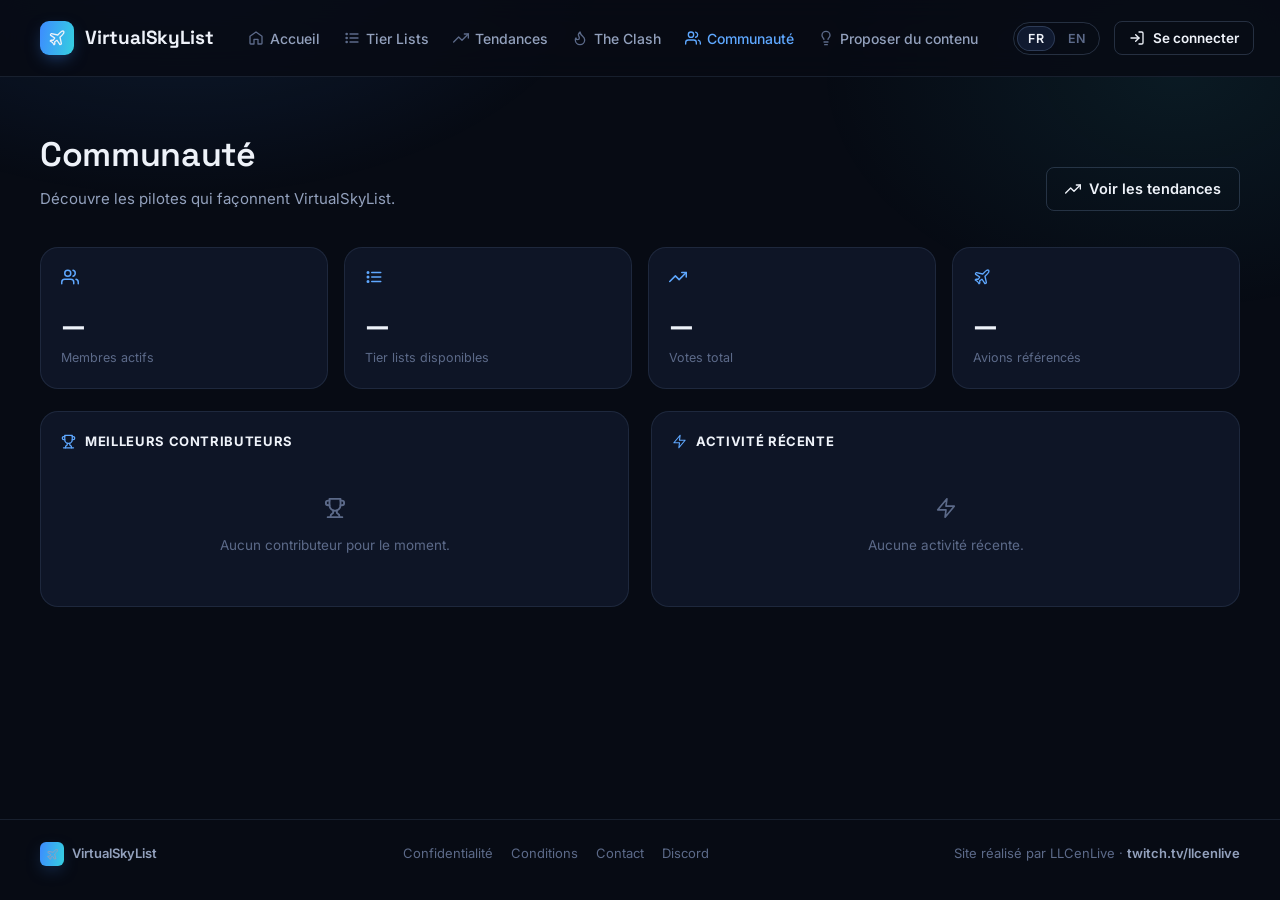
<file: community.html>
<!DOCTYPE html>
<html lang="fr">
<head>
<meta charset="UTF-8">
<meta name="viewport" content="width=device-width, initial-scale=1.0">
<title>VirtualSkyList — Communauté</title>
<meta name="description" content="Découvre les membres, contributeurs et l'activité récente de la communauté VirtualSkyList.">
<link rel="icon" href="data:image/svg+xml,<svg xmlns=%22http://www.w3.org/2000/svg%22 viewBox=%220 0 34 34%22><rect width=%2234%22 height=%2234%22 rx=%229%22 fill=%22%233d8bff%22/><path d=%22M25.7 20.9 23.9 14l3-3c1.3-1.3 1.7-2.9 1.3-3.6-.7-.7-2.3-.3-3.6 1l-3 3-6.9-1.8c-.4-.1-.8.1-1 .4l-.2.4c-.2.4-.1.8.2 1.1l4.3 3.4-1.7 2.5H13l-.9.9 2.6 1.7 1.7 2.6.9-.9v-2.6l2.5-1.7 3.4 4.3c.3.3.7.4 1.1.2l.4-.2c.3-.2.5-.6.4-1z%22 fill=%22white%22/></svg>">
<link rel="preconnect" href="https://fonts.googleapis.com">
<link rel="preconnect" href="https://fonts.gstatic.com" crossorigin>
<link href="https://fonts.googleapis.com/css2?family=Space+Grotesk:wght@500;600;700&family=Inter:wght@400;500;600;700;800&display=swap" rel="stylesheet">
<link rel="stylesheet" href="styles.css">
</head>
<body>

<!-- ============ ICON SPRITE ============ -->
<svg class="visually-hidden" aria-hidden="true">
  <defs>
    <symbol id="i-home" viewBox="0 0 24 24" fill="none" stroke="currentColor" stroke-width="2" stroke-linecap="round" stroke-linejoin="round"><path d="M3 9.5 12 3l9 6.5V20a1 1 0 0 1-1 1h-5v-7H9v7H4a1 1 0 0 1-1-1z"/></symbol>
    <symbol id="i-list" viewBox="0 0 24 24" fill="none" stroke="currentColor" stroke-width="2" stroke-linecap="round" stroke-linejoin="round"><line x1="9" y1="6" x2="21" y2="6"/><line x1="9" y1="12" x2="21" y2="12"/><line x1="9" y1="18" x2="21" y2="18"/><circle cx="4" cy="6" r="1"/><circle cx="4" cy="12" r="1"/><circle cx="4" cy="18" r="1"/></symbol>
    <symbol id="i-trending" viewBox="0 0 24 24" fill="none" stroke="currentColor" stroke-width="2" stroke-linecap="round" stroke-linejoin="round"><polyline points="23 6 13.5 15.5 8.5 10.5 1 18"/><polyline points="17 6 23 6 23 12"/></symbol>
    <symbol id="i-users" viewBox="0 0 24 24" fill="none" stroke="currentColor" stroke-width="2" stroke-linecap="round" stroke-linejoin="round"><path d="M17 21v-2a4 4 0 0 0-4-4H5a4 4 0 0 0-4 4v2"/><circle cx="9" cy="7" r="4"/><path d="M23 21v-2a4 4 0 0 0-3-3.87"/><path d="M16 3.13a4 4 0 0 1 0 7.75"/></symbol>
    <symbol id="i-bulb" viewBox="0 0 24 24" fill="none" stroke="currentColor" stroke-width="2" stroke-linecap="round" stroke-linejoin="round"><path d="M9 18h6"/><path d="M10 22h4"/><path d="M15 14c.2-1 .7-1.7 1.4-2.5A4.65 4.65 0 0 0 18 8a6 6 0 0 0-12 0c0 1 .2 2.2 1.5 3.5.7.7 1.2 1.4 1.4 2.5"/></symbol>
    <symbol id="i-login" viewBox="0 0 24 24" fill="none" stroke="currentColor" stroke-width="2" stroke-linecap="round" stroke-linejoin="round"><path d="M15 3h4a2 2 0 0 1 2 2v14a2 2 0 0 1-2 2h-4"/><polyline points="10 17 15 12 10 7"/><line x1="15" y1="12" x2="3" y2="12"/></symbol>
    <symbol id="i-plane" viewBox="0 0 24 24" fill="none" stroke="currentColor" stroke-width="1.8" stroke-linecap="round" stroke-linejoin="round"><path d="M17.8 19.2 16 11l3.5-3.5C21 6 21.5 4 21 3c-1-.5-3 0-4.5 1.5L13 8 4.8 6.2c-.5-.1-.9.1-1.1.5l-.3.5c-.2.5-.1 1 .3 1.3L9 12l-2 3H4l-1 1 3 2 2 3 1-1v-3l3-2 3.5 5.3c.3.4.8.5 1.3.3l.5-.2c.4-.3.6-.7.5-1.2Z"/></symbol>
    <symbol id="i-trophy" viewBox="0 0 24 24" fill="none" stroke="currentColor" stroke-width="2" stroke-linecap="round" stroke-linejoin="round"><path d="M6 9H4.5a2.5 2.5 0 0 1 0-5H6"/><path d="M18 9h1.5a2.5 2.5 0 0 0 0-5H18"/><path d="M4 22h16"/><path d="M10 14.7V17c0 .6-.5 1-1 1.2-1.2.5-2 1.9-2 3.8"/><path d="M14 14.7V17c0 .6.5 1 1 1.2 1.2.5 2 1.9 2 3.8"/><path d="M18 2H6v7a6 6 0 0 0 12 0V2Z"/></symbol>
    <symbol id="i-zap" viewBox="0 0 24 24" fill="none" stroke="currentColor" stroke-width="1.8" stroke-linecap="round" stroke-linejoin="round"><polygon points="13 2 3 14 12 14 11 22 21 10 12 10 13 2"/></symbol>
    <symbol id="i-check-circle" viewBox="0 0 24 24" fill="none" stroke="currentColor" stroke-width="2" stroke-linecap="round" stroke-linejoin="round"><path d="M22 11.1V12a10 10 0 1 1-5.9-9.1"/><polyline points="22 4 12 14.1 9 11.1"/></symbol>
    <symbol id="i-x" viewBox="0 0 24 24" fill="none" stroke="currentColor" stroke-width="2" stroke-linecap="round" stroke-linejoin="round"><line x1="18" y1="6" x2="6" y2="18"/><line x1="6" y1="6" x2="18" y2="18"/></symbol>
    <symbol id="i-shield" viewBox="0 0 24 24" fill="none" stroke="currentColor" stroke-width="1.8" stroke-linecap="round" stroke-linejoin="round"><path d="M20 13c0 5-3.5 7.5-7.35 8.95a1 1 0 0 1-.6.05C8.5 20.5 4 18 4 13V6a1 1 0 0 1 1-1c2 0 4.5-1.2 6.24-2.72a1.17 1.17 0 0 1 1.52 0C14.51 3.81 17 5 19 5a1 1 0 0 1 1 1Z"/></symbol>
    <symbol id="i-logout" viewBox="0 0 24 24" fill="none" stroke="currentColor" stroke-width="2" stroke-linecap="round" stroke-linejoin="round"><path d="M9 21H5a2 2 0 0 1-2-2V5a2 2 0 0 1 2-2h4"/><polyline points="16 17 21 12 16 7"/><line x1="21" y1="12" x2="9" y2="12"/></symbol>
    <symbol id="i-flame" viewBox="0 0 24 24" fill="none" stroke="currentColor" stroke-width="2" stroke-linecap="round" stroke-linejoin="round"><path d="M8.5 14.5A2.5 2.5 0 0 0 11 12c0-1.4-.5-2-1-3-1.1-2.1-.2-4 2-6 .5 2.5 2 4.9 4 6.5 2 1.6 3 3.5 3 5.5a7 7 0 1 1-14 0c0-1.2.4-2.3 1-3a2.5 2.5 0 0 0 2.5 2.5Z"/></symbol>
  </defs>
</svg>

<!-- ============ HEADER ============ -->
<header class="site-header">
  <div class="wrap header-row">
    <a href="index.html" class="brand">
      <span class="brand-mark"><svg class="icon"><use href="#i-plane"/></svg></span>
      VirtualSkyList
    </a>
    <nav class="main-nav">
      <a href="index.html"><svg class="icon"><use href="#i-home"/></svg><span data-i18n="nav.home">Accueil</span></a>
      <a href="tier-lists.html"><svg class="icon"><use href="#i-list"/></svg><span data-i18n="nav.tierlists">Tier Lists</span></a>
      <a href="trends.html"><svg class="icon"><use href="#i-trending"/></svg><span data-i18n="nav.trends">Tendances</span></a>
      <a href="the-clash.html"><svg class="icon"><use href="#i-flame"/></svg><span data-i18n="nav.clash">The Clash</span></a>
      <a href="community.html" class="is-active"><svg class="icon"><use href="#i-users"/></svg><span data-i18n="nav.community">Communauté</span></a>
      <a href="index.html#suggest"><svg class="icon"><use href="#i-bulb"/></svg><span data-i18n="nav.suggest">Proposer du contenu</span></a>
    </nav>
    <div class="header-actions">
      <div class="lang-switch" role="group" aria-label="Language">
        <button type="button" data-lang="fr" class="is-active">FR</button>
        <button type="button" data-lang="en">EN</button>
      </div>
      <button type="button" class="btn btn-outline btn-sm" id="signin-btn">
        <svg class="icon"><use href="#i-login"/></svg>
        <span data-i18n="nav.signin">Se connecter</span>
      </button>
      <div class="user-menu" id="user-menu" style="display:none">
        <button type="button" class="user-chip" id="user-chip">
          <span class="user-avatar" id="user-avatar">•</span>
          <span class="user-email" id="user-email"></span>
        </button>
        <div class="user-dropdown" id="user-dropdown">
          <a href="admin.html" class="user-dropdown-item" id="user-admin-link" style="display:none">
            <svg class="icon"><use href="#i-shield"/></svg>
            <span data-i18n="nav.admin">Admin</span>
          </a>
          <button type="button" class="user-dropdown-item" id="signout-btn">
            <svg class="icon"><use href="#i-logout"/></svg>
            <span data-i18n="auth.signout">Déconnexion</span>
          </button>
        </div>
      </div>
    </div>
  </div>
</header>

<main>
  <div class="wrap">
    <div class="page-header">
      <div>
        <h1 data-i18n="community.page.title">Communauté</h1>
        <p data-i18n="community.page.sub">Découvre les pilotes qui façonnent VirtualSkyList.</p>
      </div>
      <a href="trends.html" class="btn btn-outline">
        <svg class="icon"><use href="#i-trending"/></svg>
        <span data-i18n="community.seeTrends">Voir les tendances</span>
      </a>
    </div>

    <!-- ============ STATS ============ -->
    <div class="stat-grid">
      <div class="stat-card">
        <svg class="icon"><use href="#i-users"/></svg>
        <div class="stat-value" id="stat-members">—</div>
        <div class="stat-label" data-i18n="stat.members.label">Membres actifs</div>
      </div>
      <div class="stat-card">
        <svg class="icon"><use href="#i-list"/></svg>
        <div class="stat-value" id="stat-lists">—</div>
        <div class="stat-label" data-i18n="stat.lists.label">Tier lists disponibles</div>
      </div>
      <div class="stat-card">
        <svg class="icon"><use href="#i-trending"/></svg>
        <div class="stat-value" id="stat-votes">—</div>
        <div class="stat-label" data-i18n="stat.votes.label">Votes total</div>
      </div>
      <div class="stat-card">
        <svg class="icon"><use href="#i-plane"/></svg>
        <div class="stat-value" id="stat-aircraft">—</div>
        <div class="stat-label" data-i18n="stat.aircraft.label">Avions référencés</div>
      </div>
    </div>

    <!-- ============ LEADERBOARD + ACTIVITY ============ -->
    <div class="split-grid">
      <div class="panel">
        <div class="panel-head">
          <div class="section-title"><svg class="icon"><use href="#i-trophy"/></svg><span data-i18n="leaderboard.title">Meilleurs contributeurs</span></div>
        </div>
        <div class="panel-empty" id="leaderboard-empty">
          <svg class="icon"><use href="#i-trophy"/></svg>
          <p data-i18n="leaderboard.empty">Aucun contributeur pour le moment.</p>
        </div>
        <div class="leaderboard" id="leaderboard-content" style="display:none"></div>
      </div>

      <div class="panel">
        <div class="panel-head">
          <div class="section-title"><svg class="icon"><use href="#i-zap"/></svg><span data-i18n="activity.title">Activité récente</span></div>
        </div>
        <div class="panel-empty" id="activity-empty">
          <svg class="icon"><use href="#i-zap"/></svg>
          <p data-i18n="activity.empty">Aucune activité récente.</p>
        </div>
        <div class="activity-list" id="activity-content" style="display:none"></div>
      </div>
    </div>
  </div>
</main>

<!-- ============ FOOTER ============ -->
<footer class="site-footer">
  <div class="wrap footer-row">
    <div class="footer-brand">
      <span class="brand-mark"><svg class="icon"><use href="#i-plane"/></svg></span>
      VirtualSkyList
    </div>
    <nav class="footer-links">
      <a href="privacy.html" data-i18n="footer.privacy">Confidentialité</a>
      <a href="terms.html" data-i18n="footer.terms">Conditions</a>
      <a href="contact.html" data-i18n="footer.contact">Contact</a>
      <a href="https://discord.com/invite/wcU7JBCQQH" target="_blank" rel="noopener noreferrer">Discord</a>
    </nav>
    <span class="footer-credit"><span data-i18n="footer.credit">Site réalisé par LLCenLive</span> · <a href="https://twitch.tv/llcenlive" target="_blank" rel="noopener noreferrer">twitch.tv/llcenlive</a></span>
  </div>
</footer>

<div class="toast" id="toast">
  <svg class="icon"><use href="#i-check-circle"/></svg>
  <span id="toast-text"></span>
</div>

<!-- ============ AUTH MODAL ============ -->
<div class="modal-overlay" id="auth-modal">
  <div class="modal-box">
    <button type="button" class="modal-close" id="auth-close-btn" aria-label="Close">
      <svg class="icon"><use href="#i-x"/></svg>
    </button>
    <h2 id="auth-modal-title" data-i18n="auth.title.signin">Se connecter</h2>
    <form id="auth-form">
      <label class="field-label" for="auth-email" data-i18n="auth.email.label">Email</label>
      <input class="field" type="email" id="auth-email" required autocomplete="email">
      <label class="field-label" for="auth-password" data-i18n="auth.password.label">Mot de passe</label>
      <input class="field" type="password" id="auth-password" required minlength="6" autocomplete="current-password">
      <p class="auth-error" id="auth-error" style="display:none"></p>
      <p class="auth-note" id="auth-note" style="display:none"></p>
      <button type="submit" class="btn btn-primary btn-block" id="auth-submit-btn" data-i18n="auth.submit.signin">Se connecter</button>
    </form>
    <button type="button" class="auth-switch-link" id="auth-toggle-mode" data-i18n="auth.switch.toSignup">Pas encore de compte ? Crée-en un</button>
  </div>
</div>

<script src="script.js"></script>
<script type="module" src="auth.js"></script>
<script type="module" src="community.js"></script>
</body>
</html>
</file>
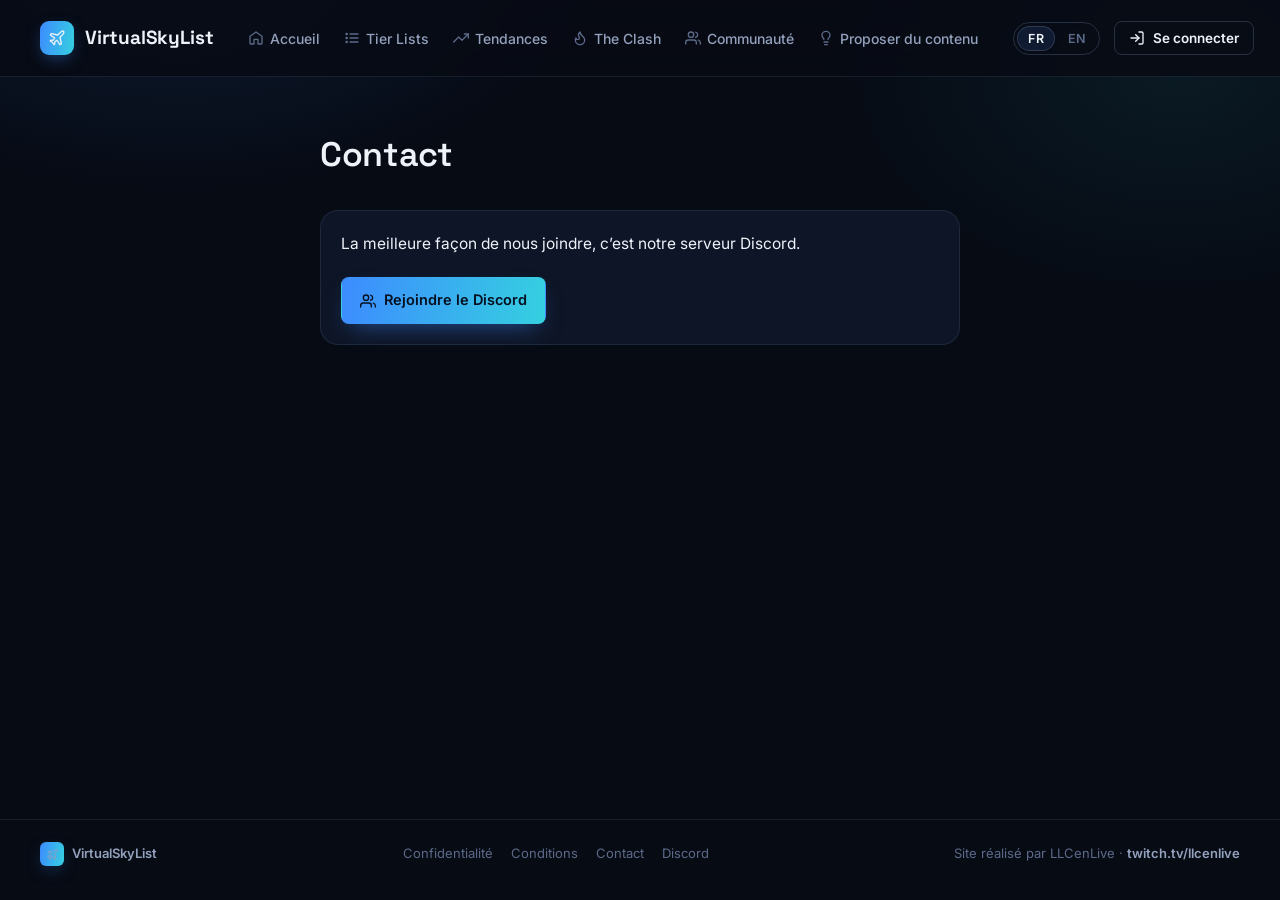
<file: contact.html>
<!DOCTYPE html>
<html lang="fr">
<head>
<meta charset="UTF-8">
<meta name="viewport" content="width=device-width, initial-scale=1.0">
<title>VirtualSkyList — Contact</title>
<meta name="description" content="Contacter l'équipe VirtualSkyList.">
<link rel="icon" href="data:image/svg+xml,<svg xmlns=%22http://www.w3.org/2000/svg%22 viewBox=%220 0 34 34%22><rect width=%2234%22 height=%2234%22 rx=%229%22 fill=%22%233d8bff%22/><path d=%22M25.7 20.9 23.9 14l3-3c1.3-1.3 1.7-2.9 1.3-3.6-.7-.7-2.3-.3-3.6 1l-3 3-6.9-1.8c-.4-.1-.8.1-1 .4l-.2.4c-.2.4-.1.8.2 1.1l4.3 3.4-1.7 2.5H13l-.9.9 2.6 1.7 1.7 2.6.9-.9v-2.6l2.5-1.7 3.4 4.3c.3.3.7.4 1.1.2l.4-.2c.3-.2.5-.6.4-1z%22 fill=%22white%22/></svg>">
<link rel="preconnect" href="https://fonts.googleapis.com">
<link rel="preconnect" href="https://fonts.gstatic.com" crossorigin>
<link href="https://fonts.googleapis.com/css2?family=Space+Grotesk:wght@500;600;700&family=Inter:wght@400;500;600;700;800&display=swap" rel="stylesheet">
<link rel="stylesheet" href="styles.css">
</head>
<body>

<!-- ============ ICON SPRITE ============ -->
<svg class="visually-hidden" aria-hidden="true">
  <defs>
    <symbol id="i-home" viewBox="0 0 24 24" fill="none" stroke="currentColor" stroke-width="2" stroke-linecap="round" stroke-linejoin="round"><path d="M3 9.5 12 3l9 6.5V20a1 1 0 0 1-1 1h-5v-7H9v7H4a1 1 0 0 1-1-1z"/></symbol>
    <symbol id="i-list" viewBox="0 0 24 24" fill="none" stroke="currentColor" stroke-width="2" stroke-linecap="round" stroke-linejoin="round"><line x1="9" y1="6" x2="21" y2="6"/><line x1="9" y1="12" x2="21" y2="12"/><line x1="9" y1="18" x2="21" y2="18"/><circle cx="4" cy="6" r="1"/><circle cx="4" cy="12" r="1"/><circle cx="4" cy="18" r="1"/></symbol>
    <symbol id="i-trending" viewBox="0 0 24 24" fill="none" stroke="currentColor" stroke-width="2" stroke-linecap="round" stroke-linejoin="round"><polyline points="23 6 13.5 15.5 8.5 10.5 1 18"/><polyline points="17 6 23 6 23 12"/></symbol>
    <symbol id="i-users" viewBox="0 0 24 24" fill="none" stroke="currentColor" stroke-width="2" stroke-linecap="round" stroke-linejoin="round"><path d="M17 21v-2a4 4 0 0 0-4-4H5a4 4 0 0 0-4 4v2"/><circle cx="9" cy="7" r="4"/><path d="M23 21v-2a4 4 0 0 0-3-3.87"/><path d="M16 3.13a4 4 0 0 1 0 7.75"/></symbol>
    <symbol id="i-bulb" viewBox="0 0 24 24" fill="none" stroke="currentColor" stroke-width="2" stroke-linecap="round" stroke-linejoin="round"><path d="M9 18h6"/><path d="M10 22h4"/><path d="M15 14c.2-1 .7-1.7 1.4-2.5A4.65 4.65 0 0 0 18 8a6 6 0 0 0-12 0c0 1 .2 2.2 1.5 3.5.7.7 1.2 1.4 1.4 2.5"/></symbol>
    <symbol id="i-login" viewBox="0 0 24 24" fill="none" stroke="currentColor" stroke-width="2" stroke-linecap="round" stroke-linejoin="round"><path d="M15 3h4a2 2 0 0 1 2 2v14a2 2 0 0 1-2 2h-4"/><polyline points="10 17 15 12 10 7"/><line x1="15" y1="12" x2="3" y2="12"/></symbol>
    <symbol id="i-check-circle" viewBox="0 0 24 24" fill="none" stroke="currentColor" stroke-width="2" stroke-linecap="round" stroke-linejoin="round"><path d="M22 11.1V12a10 10 0 1 1-5.9-9.1"/><polyline points="22 4 12 14.1 9 11.1"/></symbol>
    <symbol id="i-plane" viewBox="0 0 24 24" fill="none" stroke="currentColor" stroke-width="1.8" stroke-linecap="round" stroke-linejoin="round"><path d="M17.8 19.2 16 11l3.5-3.5C21 6 21.5 4 21 3c-1-.5-3 0-4.5 1.5L13 8 4.8 6.2c-.5-.1-.9.1-1.1.5l-.3.5c-.2.5-.1 1 .3 1.3L9 12l-2 3H4l-1 1 3 2 2 3 1-1v-3l3-2 3.5 5.3c.3.4.8.5 1.3.3l.5-.2c.4-.3.6-.7.5-1.2Z"/></symbol>
    <symbol id="i-x" viewBox="0 0 24 24" fill="none" stroke="currentColor" stroke-width="2" stroke-linecap="round" stroke-linejoin="round"><line x1="18" y1="6" x2="6" y2="18"/><line x1="6" y1="6" x2="18" y2="18"/></symbol>
    <symbol id="i-shield" viewBox="0 0 24 24" fill="none" stroke="currentColor" stroke-width="1.8" stroke-linecap="round" stroke-linejoin="round"><path d="M20 13c0 5-3.5 7.5-7.35 8.95a1 1 0 0 1-.6.05C8.5 20.5 4 18 4 13V6a1 1 0 0 1 1-1c2 0 4.5-1.2 6.24-2.72a1.17 1.17 0 0 1 1.52 0C14.51 3.81 17 5 19 5a1 1 0 0 1 1 1Z"/></symbol>
    <symbol id="i-logout" viewBox="0 0 24 24" fill="none" stroke="currentColor" stroke-width="2" stroke-linecap="round" stroke-linejoin="round"><path d="M9 21H5a2 2 0 0 1-2-2V5a2 2 0 0 1 2-2h4"/><polyline points="16 17 21 12 16 7"/><line x1="21" y1="12" x2="9" y2="12"/></symbol>
    <symbol id="i-flame" viewBox="0 0 24 24" fill="none" stroke="currentColor" stroke-width="2" stroke-linecap="round" stroke-linejoin="round"><path d="M8.5 14.5A2.5 2.5 0 0 0 11 12c0-1.4-.5-2-1-3-1.1-2.1-.2-4 2-6 .5 2.5 2 4.9 4 6.5 2 1.6 3 3.5 3 5.5a7 7 0 1 1-14 0c0-1.2.4-2.3 1-3a2.5 2.5 0 0 0 2.5 2.5Z"/></symbol>
  </defs>
</svg>

<!-- ============ HEADER ============ -->
<header class="site-header">
  <div class="wrap header-row">
    <a href="index.html" class="brand">
      <span class="brand-mark"><svg class="icon"><use href="#i-plane"/></svg></span>
      VirtualSkyList
    </a>
    <nav class="main-nav">
      <a href="index.html"><svg class="icon"><use href="#i-home"/></svg><span data-i18n="nav.home">Accueil</span></a>
      <a href="tier-lists.html"><svg class="icon"><use href="#i-list"/></svg><span data-i18n="nav.tierlists">Tier Lists</span></a>
      <a href="trends.html"><svg class="icon"><use href="#i-trending"/></svg><span data-i18n="nav.trends">Tendances</span></a>
      <a href="the-clash.html"><svg class="icon"><use href="#i-flame"/></svg><span data-i18n="nav.clash">The Clash</span></a>
      <a href="community.html"><svg class="icon"><use href="#i-users"/></svg><span data-i18n="nav.community">Communauté</span></a>
      <a href="index.html#suggest"><svg class="icon"><use href="#i-bulb"/></svg><span data-i18n="nav.suggest">Proposer du contenu</span></a>
    </nav>
    <div class="header-actions">
      <div class="lang-switch" role="group" aria-label="Language">
        <button type="button" data-lang="fr" class="is-active">FR</button>
        <button type="button" data-lang="en">EN</button>
      </div>
      <button type="button" class="btn btn-outline btn-sm" id="signin-btn">
        <svg class="icon"><use href="#i-login"/></svg>
        <span data-i18n="nav.signin">Se connecter</span>
      </button>
      <div class="user-menu" id="user-menu" style="display:none">
        <button type="button" class="user-chip" id="user-chip">
          <span class="user-avatar" id="user-avatar">•</span>
          <span class="user-email" id="user-email"></span>
        </button>
        <div class="user-dropdown" id="user-dropdown">
          <a href="admin.html" class="user-dropdown-item" id="user-admin-link" style="display:none">
            <svg class="icon"><use href="#i-shield"/></svg>
            <span data-i18n="nav.admin">Admin</span>
          </a>
          <button type="button" class="user-dropdown-item" id="signout-btn">
            <svg class="icon"><use href="#i-logout"/></svg>
            <span data-i18n="auth.signout">Déconnexion</span>
          </button>
        </div>
      </div>
    </div>
  </div>
</header>

<main>
  <div class="wrap" style="max-width:720px">
    <div class="page-header" style="padding-bottom:0">
      <div>
        <h1 data-i18n="legal.contact.title">Contact</h1>
      </div>
    </div>
    <div class="panel" style="margin:22px 0 40px; line-height:1.7;">
      <p data-i18n="legal.contact.p1" style="margin-bottom:20px">…</p>
      <a href="https://discord.com/invite/wcU7JBCQQH" target="_blank" rel="noopener noreferrer" class="btn btn-primary">
        <svg class="icon"><use href="#i-users"/></svg>
        <span data-i18n="legal.contact.cta">Rejoindre le Discord</span>
      </a>
    </div>
  </div>
</main>

<!-- ============ FOOTER ============ -->
<footer class="site-footer">
  <div class="wrap footer-row">
    <div class="footer-brand">
      <span class="brand-mark"><svg class="icon"><use href="#i-plane"/></svg></span>
      VirtualSkyList
    </div>
    <nav class="footer-links">
      <a href="privacy.html" data-i18n="footer.privacy">Confidentialité</a>
      <a href="terms.html" data-i18n="footer.terms">Conditions</a>
      <a href="contact.html" data-i18n="footer.contact">Contact</a>
      <a href="https://discord.com/invite/wcU7JBCQQH" target="_blank" rel="noopener noreferrer">Discord</a>
    </nav>
    <span class="footer-credit"><span data-i18n="footer.credit">Site réalisé par LLCenLive</span> · <a href="https://twitch.tv/llcenlive" target="_blank" rel="noopener noreferrer">twitch.tv/llcenlive</a></span>
  </div>
</footer>

<div class="modal-overlay" id="auth-modal">
  <div class="modal-box">
    <button type="button" class="modal-close" id="auth-close-btn" aria-label="Close">
      <svg class="icon"><use href="#i-x"/></svg>
    </button>
    <h2 id="auth-modal-title" data-i18n="auth.title.signin">Se connecter</h2>
    <form id="auth-form">
      <label class="field-label" for="auth-email" data-i18n="auth.email.label">Email</label>
      <input class="field" type="email" id="auth-email" required autocomplete="email">
      <label class="field-label" for="auth-password" data-i18n="auth.password.label">Mot de passe</label>
      <input class="field" type="password" id="auth-password" required minlength="6" autocomplete="current-password">
      <p class="auth-error" id="auth-error" style="display:none"></p>
      <p class="auth-note" id="auth-note" style="display:none"></p>
      <button type="submit" class="btn btn-primary btn-block" id="auth-submit-btn" data-i18n="auth.submit.signin">Se connecter</button>
    </form>
    <button type="button" class="auth-switch-link" id="auth-toggle-mode" data-i18n="auth.switch.toSignup">Pas encore de compte ? Crée-en un</button>
  </div>
</div>

<div class="toast" id="toast">
  <svg class="icon"><use href="#i-check-circle"/></svg>
  <span id="toast-text"></span>
</div>

<script src="script.js"></script>
<script type="module" src="auth.js"></script>
</body>
</html>
</file>
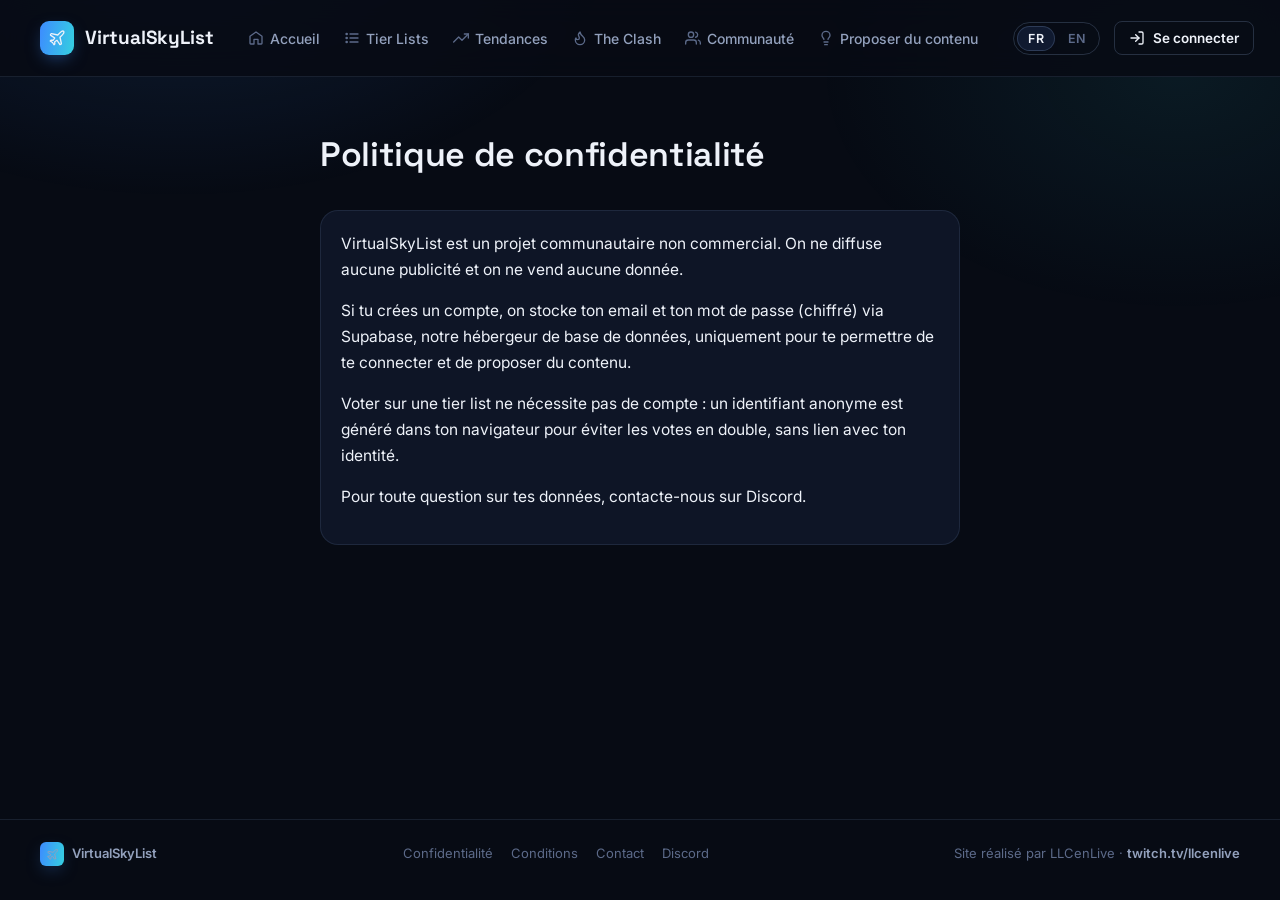
<file: privacy.html>
<!DOCTYPE html>
<html lang="fr">
<head>
<meta charset="UTF-8">
<meta name="viewport" content="width=device-width, initial-scale=1.0">
<title>VirtualSkyList — Confidentialité</title>
<meta name="description" content="Politique de confidentialité de VirtualSkyList.">
<link rel="icon" href="data:image/svg+xml,<svg xmlns=%22http://www.w3.org/2000/svg%22 viewBox=%220 0 34 34%22><rect width=%2234%22 height=%2234%22 rx=%229%22 fill=%22%233d8bff%22/><path d=%22M25.7 20.9 23.9 14l3-3c1.3-1.3 1.7-2.9 1.3-3.6-.7-.7-2.3-.3-3.6 1l-3 3-6.9-1.8c-.4-.1-.8.1-1 .4l-.2.4c-.2.4-.1.8.2 1.1l4.3 3.4-1.7 2.5H13l-.9.9 2.6 1.7 1.7 2.6.9-.9v-2.6l2.5-1.7 3.4 4.3c.3.3.7.4 1.1.2l.4-.2c.3-.2.5-.6.4-1z%22 fill=%22white%22/></svg>">
<link rel="preconnect" href="https://fonts.googleapis.com">
<link rel="preconnect" href="https://fonts.gstatic.com" crossorigin>
<link href="https://fonts.googleapis.com/css2?family=Space+Grotesk:wght@500;600;700&family=Inter:wght@400;500;600;700;800&display=swap" rel="stylesheet">
<link rel="stylesheet" href="styles.css">
</head>
<body>

<!-- ============ ICON SPRITE ============ -->
<svg class="visually-hidden" aria-hidden="true">
  <defs>
    <symbol id="i-home" viewBox="0 0 24 24" fill="none" stroke="currentColor" stroke-width="2" stroke-linecap="round" stroke-linejoin="round"><path d="M3 9.5 12 3l9 6.5V20a1 1 0 0 1-1 1h-5v-7H9v7H4a1 1 0 0 1-1-1z"/></symbol>
    <symbol id="i-list" viewBox="0 0 24 24" fill="none" stroke="currentColor" stroke-width="2" stroke-linecap="round" stroke-linejoin="round"><line x1="9" y1="6" x2="21" y2="6"/><line x1="9" y1="12" x2="21" y2="12"/><line x1="9" y1="18" x2="21" y2="18"/><circle cx="4" cy="6" r="1"/><circle cx="4" cy="12" r="1"/><circle cx="4" cy="18" r="1"/></symbol>
    <symbol id="i-trending" viewBox="0 0 24 24" fill="none" stroke="currentColor" stroke-width="2" stroke-linecap="round" stroke-linejoin="round"><polyline points="23 6 13.5 15.5 8.5 10.5 1 18"/><polyline points="17 6 23 6 23 12"/></symbol>
    <symbol id="i-users" viewBox="0 0 24 24" fill="none" stroke="currentColor" stroke-width="2" stroke-linecap="round" stroke-linejoin="round"><path d="M17 21v-2a4 4 0 0 0-4-4H5a4 4 0 0 0-4 4v2"/><circle cx="9" cy="7" r="4"/><path d="M23 21v-2a4 4 0 0 0-3-3.87"/><path d="M16 3.13a4 4 0 0 1 0 7.75"/></symbol>
    <symbol id="i-bulb" viewBox="0 0 24 24" fill="none" stroke="currentColor" stroke-width="2" stroke-linecap="round" stroke-linejoin="round"><path d="M9 18h6"/><path d="M10 22h4"/><path d="M15 14c.2-1 .7-1.7 1.4-2.5A4.65 4.65 0 0 0 18 8a6 6 0 0 0-12 0c0 1 .2 2.2 1.5 3.5.7.7 1.2 1.4 1.4 2.5"/></symbol>
    <symbol id="i-login" viewBox="0 0 24 24" fill="none" stroke="currentColor" stroke-width="2" stroke-linecap="round" stroke-linejoin="round"><path d="M15 3h4a2 2 0 0 1 2 2v14a2 2 0 0 1-2 2h-4"/><polyline points="10 17 15 12 10 7"/><line x1="15" y1="12" x2="3" y2="12"/></symbol>
    <symbol id="i-check-circle" viewBox="0 0 24 24" fill="none" stroke="currentColor" stroke-width="2" stroke-linecap="round" stroke-linejoin="round"><path d="M22 11.1V12a10 10 0 1 1-5.9-9.1"/><polyline points="22 4 12 14.1 9 11.1"/></symbol>
    <symbol id="i-plane" viewBox="0 0 24 24" fill="none" stroke="currentColor" stroke-width="1.8" stroke-linecap="round" stroke-linejoin="round"><path d="M17.8 19.2 16 11l3.5-3.5C21 6 21.5 4 21 3c-1-.5-3 0-4.5 1.5L13 8 4.8 6.2c-.5-.1-.9.1-1.1.5l-.3.5c-.2.5-.1 1 .3 1.3L9 12l-2 3H4l-1 1 3 2 2 3 1-1v-3l3-2 3.5 5.3c.3.4.8.5 1.3.3l.5-.2c.4-.3.6-.7.5-1.2Z"/></symbol>
    <symbol id="i-x" viewBox="0 0 24 24" fill="none" stroke="currentColor" stroke-width="2" stroke-linecap="round" stroke-linejoin="round"><line x1="18" y1="6" x2="6" y2="18"/><line x1="6" y1="6" x2="18" y2="18"/></symbol>
    <symbol id="i-shield" viewBox="0 0 24 24" fill="none" stroke="currentColor" stroke-width="1.8" stroke-linecap="round" stroke-linejoin="round"><path d="M20 13c0 5-3.5 7.5-7.35 8.95a1 1 0 0 1-.6.05C8.5 20.5 4 18 4 13V6a1 1 0 0 1 1-1c2 0 4.5-1.2 6.24-2.72a1.17 1.17 0 0 1 1.52 0C14.51 3.81 17 5 19 5a1 1 0 0 1 1 1Z"/></symbol>
    <symbol id="i-logout" viewBox="0 0 24 24" fill="none" stroke="currentColor" stroke-width="2" stroke-linecap="round" stroke-linejoin="round"><path d="M9 21H5a2 2 0 0 1-2-2V5a2 2 0 0 1 2-2h4"/><polyline points="16 17 21 12 16 7"/><line x1="21" y1="12" x2="9" y2="12"/></symbol>
    <symbol id="i-flame" viewBox="0 0 24 24" fill="none" stroke="currentColor" stroke-width="2" stroke-linecap="round" stroke-linejoin="round"><path d="M8.5 14.5A2.5 2.5 0 0 0 11 12c0-1.4-.5-2-1-3-1.1-2.1-.2-4 2-6 .5 2.5 2 4.9 4 6.5 2 1.6 3 3.5 3 5.5a7 7 0 1 1-14 0c0-1.2.4-2.3 1-3a2.5 2.5 0 0 0 2.5 2.5Z"/></symbol>
  </defs>
</svg>

<!-- ============ HEADER ============ -->
<header class="site-header">
  <div class="wrap header-row">
    <a href="index.html" class="brand">
      <span class="brand-mark"><svg class="icon"><use href="#i-plane"/></svg></span>
      VirtualSkyList
    </a>
    <nav class="main-nav">
      <a href="index.html"><svg class="icon"><use href="#i-home"/></svg><span data-i18n="nav.home">Accueil</span></a>
      <a href="tier-lists.html"><svg class="icon"><use href="#i-list"/></svg><span data-i18n="nav.tierlists">Tier Lists</span></a>
      <a href="trends.html"><svg class="icon"><use href="#i-trending"/></svg><span data-i18n="nav.trends">Tendances</span></a>
      <a href="the-clash.html"><svg class="icon"><use href="#i-flame"/></svg><span data-i18n="nav.clash">The Clash</span></a>
      <a href="community.html"><svg class="icon"><use href="#i-users"/></svg><span data-i18n="nav.community">Communauté</span></a>
      <a href="index.html#suggest"><svg class="icon"><use href="#i-bulb"/></svg><span data-i18n="nav.suggest">Proposer du contenu</span></a>
    </nav>
    <div class="header-actions">
      <div class="lang-switch" role="group" aria-label="Language">
        <button type="button" data-lang="fr" class="is-active">FR</button>
        <button type="button" data-lang="en">EN</button>
      </div>
      <button type="button" class="btn btn-outline btn-sm" id="signin-btn">
        <svg class="icon"><use href="#i-login"/></svg>
        <span data-i18n="nav.signin">Se connecter</span>
      </button>
      <div class="user-menu" id="user-menu" style="display:none">
        <button type="button" class="user-chip" id="user-chip">
          <span class="user-avatar" id="user-avatar">•</span>
          <span class="user-email" id="user-email"></span>
        </button>
        <div class="user-dropdown" id="user-dropdown">
          <a href="admin.html" class="user-dropdown-item" id="user-admin-link" style="display:none">
            <svg class="icon"><use href="#i-shield"/></svg>
            <span data-i18n="nav.admin">Admin</span>
          </a>
          <button type="button" class="user-dropdown-item" id="signout-btn">
            <svg class="icon"><use href="#i-logout"/></svg>
            <span data-i18n="auth.signout">Déconnexion</span>
          </button>
        </div>
      </div>
    </div>
  </div>
</header>

<main>
  <div class="wrap" style="max-width:720px">
    <div class="page-header" style="padding-bottom:0">
      <div>
        <h1 data-i18n="legal.privacy.title">Politique de confidentialité</h1>
      </div>
    </div>
    <div class="panel" style="margin:22px 0 40px; line-height:1.7;">
      <p data-i18n="legal.privacy.p1" style="margin-bottom:14px">…</p>
      <p data-i18n="legal.privacy.p2" style="margin-bottom:14px">…</p>
      <p data-i18n="legal.privacy.p3" style="margin-bottom:14px">…</p>
      <p data-i18n="legal.privacy.p4" style="margin-bottom:14px">…</p>
    </div>
  </div>
</main>

<!-- ============ FOOTER ============ -->
<footer class="site-footer">
  <div class="wrap footer-row">
    <div class="footer-brand">
      <span class="brand-mark"><svg class="icon"><use href="#i-plane"/></svg></span>
      VirtualSkyList
    </div>
    <nav class="footer-links">
      <a href="privacy.html" data-i18n="footer.privacy">Confidentialité</a>
      <a href="terms.html" data-i18n="footer.terms">Conditions</a>
      <a href="contact.html" data-i18n="footer.contact">Contact</a>
      <a href="https://discord.com/invite/wcU7JBCQQH" target="_blank" rel="noopener noreferrer">Discord</a>
    </nav>
    <span class="footer-credit"><span data-i18n="footer.credit">Site réalisé par LLCenLive</span> · <a href="https://twitch.tv/llcenlive" target="_blank" rel="noopener noreferrer">twitch.tv/llcenlive</a></span>
  </div>
</footer>

<div class="modal-overlay" id="auth-modal">
  <div class="modal-box">
    <button type="button" class="modal-close" id="auth-close-btn" aria-label="Close">
      <svg class="icon"><use href="#i-x"/></svg>
    </button>
    <h2 id="auth-modal-title" data-i18n="auth.title.signin">Se connecter</h2>
    <form id="auth-form">
      <label class="field-label" for="auth-email" data-i18n="auth.email.label">Email</label>
      <input class="field" type="email" id="auth-email" required autocomplete="email">
      <label class="field-label" for="auth-password" data-i18n="auth.password.label">Mot de passe</label>
      <input class="field" type="password" id="auth-password" required minlength="6" autocomplete="current-password">
      <p class="auth-error" id="auth-error" style="display:none"></p>
      <p class="auth-note" id="auth-note" style="display:none"></p>
      <button type="submit" class="btn btn-primary btn-block" id="auth-submit-btn" data-i18n="auth.submit.signin">Se connecter</button>
    </form>
    <button type="button" class="auth-switch-link" id="auth-toggle-mode" data-i18n="auth.switch.toSignup">Pas encore de compte ? Crée-en un</button>
  </div>
</div>

<div class="toast" id="toast">
  <svg class="icon"><use href="#i-check-circle"/></svg>
  <span id="toast-text"></span>
</div>

<script src="script.js"></script>
<script type="module" src="auth.js"></script>
</body>
</html>
</file>
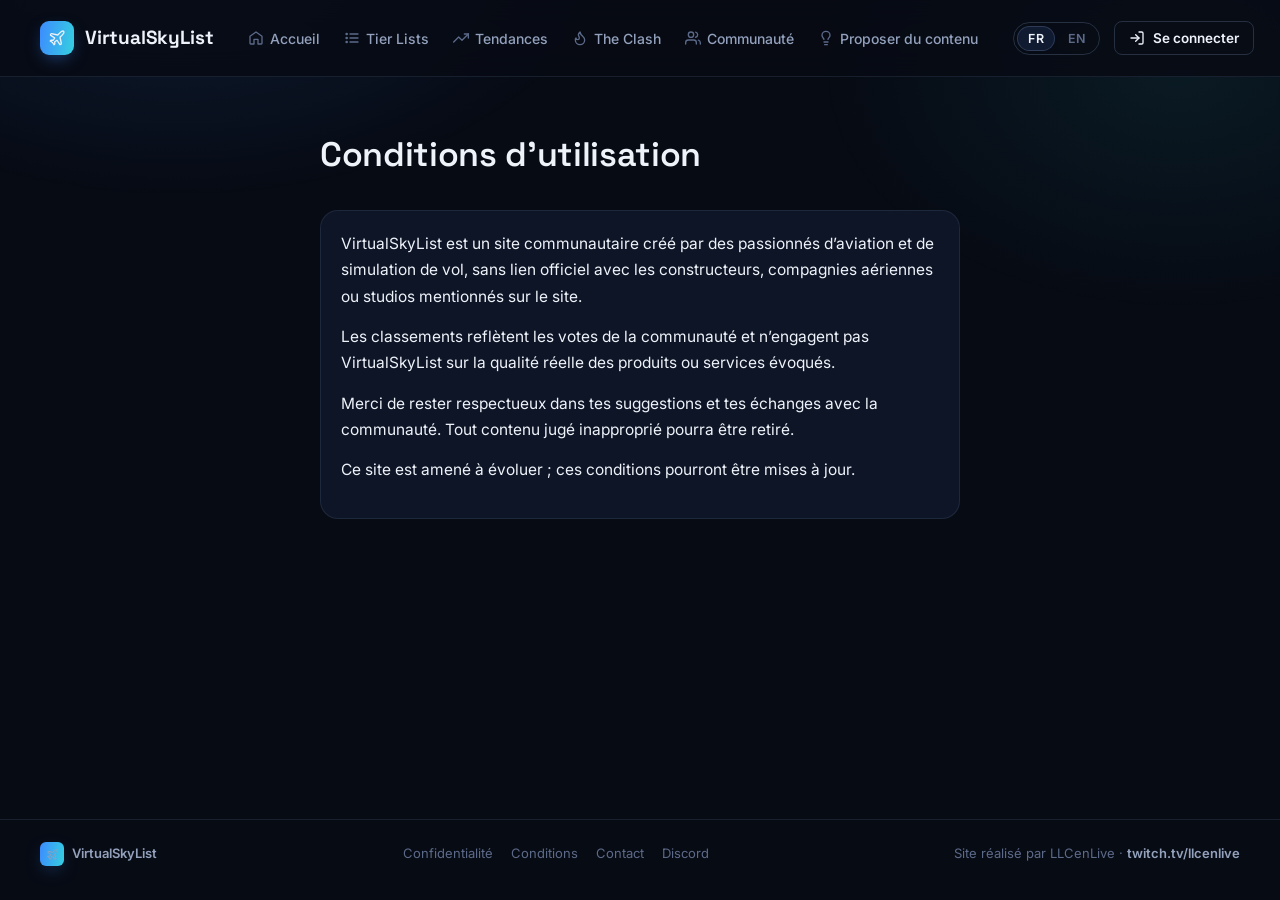
<file: terms.html>
<!DOCTYPE html>
<html lang="fr">
<head>
<meta charset="UTF-8">
<meta name="viewport" content="width=device-width, initial-scale=1.0">
<title>VirtualSkyList — Conditions d'utilisation</title>
<meta name="description" content="Conditions d'utilisation de VirtualSkyList.">
<link rel="icon" href="data:image/svg+xml,<svg xmlns=%22http://www.w3.org/2000/svg%22 viewBox=%220 0 34 34%22><rect width=%2234%22 height=%2234%22 rx=%229%22 fill=%22%233d8bff%22/><path d=%22M25.7 20.9 23.9 14l3-3c1.3-1.3 1.7-2.9 1.3-3.6-.7-.7-2.3-.3-3.6 1l-3 3-6.9-1.8c-.4-.1-.8.1-1 .4l-.2.4c-.2.4-.1.8.2 1.1l4.3 3.4-1.7 2.5H13l-.9.9 2.6 1.7 1.7 2.6.9-.9v-2.6l2.5-1.7 3.4 4.3c.3.3.7.4 1.1.2l.4-.2c.3-.2.5-.6.4-1z%22 fill=%22white%22/></svg>">
<link rel="preconnect" href="https://fonts.googleapis.com">
<link rel="preconnect" href="https://fonts.gstatic.com" crossorigin>
<link href="https://fonts.googleapis.com/css2?family=Space+Grotesk:wght@500;600;700&family=Inter:wght@400;500;600;700;800&display=swap" rel="stylesheet">
<link rel="stylesheet" href="styles.css">
</head>
<body>

<!-- ============ ICON SPRITE ============ -->
<svg class="visually-hidden" aria-hidden="true">
  <defs>
    <symbol id="i-home" viewBox="0 0 24 24" fill="none" stroke="currentColor" stroke-width="2" stroke-linecap="round" stroke-linejoin="round"><path d="M3 9.5 12 3l9 6.5V20a1 1 0 0 1-1 1h-5v-7H9v7H4a1 1 0 0 1-1-1z"/></symbol>
    <symbol id="i-list" viewBox="0 0 24 24" fill="none" stroke="currentColor" stroke-width="2" stroke-linecap="round" stroke-linejoin="round"><line x1="9" y1="6" x2="21" y2="6"/><line x1="9" y1="12" x2="21" y2="12"/><line x1="9" y1="18" x2="21" y2="18"/><circle cx="4" cy="6" r="1"/><circle cx="4" cy="12" r="1"/><circle cx="4" cy="18" r="1"/></symbol>
    <symbol id="i-trending" viewBox="0 0 24 24" fill="none" stroke="currentColor" stroke-width="2" stroke-linecap="round" stroke-linejoin="round"><polyline points="23 6 13.5 15.5 8.5 10.5 1 18"/><polyline points="17 6 23 6 23 12"/></symbol>
    <symbol id="i-users" viewBox="0 0 24 24" fill="none" stroke="currentColor" stroke-width="2" stroke-linecap="round" stroke-linejoin="round"><path d="M17 21v-2a4 4 0 0 0-4-4H5a4 4 0 0 0-4 4v2"/><circle cx="9" cy="7" r="4"/><path d="M23 21v-2a4 4 0 0 0-3-3.87"/><path d="M16 3.13a4 4 0 0 1 0 7.75"/></symbol>
    <symbol id="i-bulb" viewBox="0 0 24 24" fill="none" stroke="currentColor" stroke-width="2" stroke-linecap="round" stroke-linejoin="round"><path d="M9 18h6"/><path d="M10 22h4"/><path d="M15 14c.2-1 .7-1.7 1.4-2.5A4.65 4.65 0 0 0 18 8a6 6 0 0 0-12 0c0 1 .2 2.2 1.5 3.5.7.7 1.2 1.4 1.4 2.5"/></symbol>
    <symbol id="i-login" viewBox="0 0 24 24" fill="none" stroke="currentColor" stroke-width="2" stroke-linecap="round" stroke-linejoin="round"><path d="M15 3h4a2 2 0 0 1 2 2v14a2 2 0 0 1-2 2h-4"/><polyline points="10 17 15 12 10 7"/><line x1="15" y1="12" x2="3" y2="12"/></symbol>
    <symbol id="i-check-circle" viewBox="0 0 24 24" fill="none" stroke="currentColor" stroke-width="2" stroke-linecap="round" stroke-linejoin="round"><path d="M22 11.1V12a10 10 0 1 1-5.9-9.1"/><polyline points="22 4 12 14.1 9 11.1"/></symbol>
    <symbol id="i-plane" viewBox="0 0 24 24" fill="none" stroke="currentColor" stroke-width="1.8" stroke-linecap="round" stroke-linejoin="round"><path d="M17.8 19.2 16 11l3.5-3.5C21 6 21.5 4 21 3c-1-.5-3 0-4.5 1.5L13 8 4.8 6.2c-.5-.1-.9.1-1.1.5l-.3.5c-.2.5-.1 1 .3 1.3L9 12l-2 3H4l-1 1 3 2 2 3 1-1v-3l3-2 3.5 5.3c.3.4.8.5 1.3.3l.5-.2c.4-.3.6-.7.5-1.2Z"/></symbol>
    <symbol id="i-x" viewBox="0 0 24 24" fill="none" stroke="currentColor" stroke-width="2" stroke-linecap="round" stroke-linejoin="round"><line x1="18" y1="6" x2="6" y2="18"/><line x1="6" y1="6" x2="18" y2="18"/></symbol>
    <symbol id="i-shield" viewBox="0 0 24 24" fill="none" stroke="currentColor" stroke-width="1.8" stroke-linecap="round" stroke-linejoin="round"><path d="M20 13c0 5-3.5 7.5-7.35 8.95a1 1 0 0 1-.6.05C8.5 20.5 4 18 4 13V6a1 1 0 0 1 1-1c2 0 4.5-1.2 6.24-2.72a1.17 1.17 0 0 1 1.52 0C14.51 3.81 17 5 19 5a1 1 0 0 1 1 1Z"/></symbol>
    <symbol id="i-logout" viewBox="0 0 24 24" fill="none" stroke="currentColor" stroke-width="2" stroke-linecap="round" stroke-linejoin="round"><path d="M9 21H5a2 2 0 0 1-2-2V5a2 2 0 0 1 2-2h4"/><polyline points="16 17 21 12 16 7"/><line x1="21" y1="12" x2="9" y2="12"/></symbol>
    <symbol id="i-flame" viewBox="0 0 24 24" fill="none" stroke="currentColor" stroke-width="2" stroke-linecap="round" stroke-linejoin="round"><path d="M8.5 14.5A2.5 2.5 0 0 0 11 12c0-1.4-.5-2-1-3-1.1-2.1-.2-4 2-6 .5 2.5 2 4.9 4 6.5 2 1.6 3 3.5 3 5.5a7 7 0 1 1-14 0c0-1.2.4-2.3 1-3a2.5 2.5 0 0 0 2.5 2.5Z"/></symbol>
  </defs>
</svg>

<!-- ============ HEADER ============ -->
<header class="site-header">
  <div class="wrap header-row">
    <a href="index.html" class="brand">
      <span class="brand-mark"><svg class="icon"><use href="#i-plane"/></svg></span>
      VirtualSkyList
    </a>
    <nav class="main-nav">
      <a href="index.html"><svg class="icon"><use href="#i-home"/></svg><span data-i18n="nav.home">Accueil</span></a>
      <a href="tier-lists.html"><svg class="icon"><use href="#i-list"/></svg><span data-i18n="nav.tierlists">Tier Lists</span></a>
      <a href="trends.html"><svg class="icon"><use href="#i-trending"/></svg><span data-i18n="nav.trends">Tendances</span></a>
      <a href="the-clash.html"><svg class="icon"><use href="#i-flame"/></svg><span data-i18n="nav.clash">The Clash</span></a>
      <a href="community.html"><svg class="icon"><use href="#i-users"/></svg><span data-i18n="nav.community">Communauté</span></a>
      <a href="index.html#suggest"><svg class="icon"><use href="#i-bulb"/></svg><span data-i18n="nav.suggest">Proposer du contenu</span></a>
    </nav>
    <div class="header-actions">
      <div class="lang-switch" role="group" aria-label="Language">
        <button type="button" data-lang="fr" class="is-active">FR</button>
        <button type="button" data-lang="en">EN</button>
      </div>
      <button type="button" class="btn btn-outline btn-sm" id="signin-btn">
        <svg class="icon"><use href="#i-login"/></svg>
        <span data-i18n="nav.signin">Se connecter</span>
      </button>
      <div class="user-menu" id="user-menu" style="display:none">
        <button type="button" class="user-chip" id="user-chip">
          <span class="user-avatar" id="user-avatar">•</span>
          <span class="user-email" id="user-email"></span>
        </button>
        <div class="user-dropdown" id="user-dropdown">
          <a href="admin.html" class="user-dropdown-item" id="user-admin-link" style="display:none">
            <svg class="icon"><use href="#i-shield"/></svg>
            <span data-i18n="nav.admin">Admin</span>
          </a>
          <button type="button" class="user-dropdown-item" id="signout-btn">
            <svg class="icon"><use href="#i-logout"/></svg>
            <span data-i18n="auth.signout">Déconnexion</span>
          </button>
        </div>
      </div>
    </div>
  </div>
</header>

<main>
  <div class="wrap" style="max-width:720px">
    <div class="page-header" style="padding-bottom:0">
      <div>
        <h1 data-i18n="legal.terms.title">Conditions d’utilisation</h1>
      </div>
    </div>
    <div class="panel" style="margin:22px 0 40px; line-height:1.7;">
      <p data-i18n="legal.terms.p1" style="margin-bottom:14px">…</p>
      <p data-i18n="legal.terms.p2" style="margin-bottom:14px">…</p>
      <p data-i18n="legal.terms.p3" style="margin-bottom:14px">…</p>
      <p data-i18n="legal.terms.p4" style="margin-bottom:14px">…</p>
    </div>
  </div>
</main>

<!-- ============ FOOTER ============ -->
<footer class="site-footer">
  <div class="wrap footer-row">
    <div class="footer-brand">
      <span class="brand-mark"><svg class="icon"><use href="#i-plane"/></svg></span>
      VirtualSkyList
    </div>
    <nav class="footer-links">
      <a href="privacy.html" data-i18n="footer.privacy">Confidentialité</a>
      <a href="terms.html" data-i18n="footer.terms">Conditions</a>
      <a href="contact.html" data-i18n="footer.contact">Contact</a>
      <a href="https://discord.com/invite/wcU7JBCQQH" target="_blank" rel="noopener noreferrer">Discord</a>
    </nav>
    <span class="footer-credit"><span data-i18n="footer.credit">Site réalisé par LLCenLive</span> · <a href="https://twitch.tv/llcenlive" target="_blank" rel="noopener noreferrer">twitch.tv/llcenlive</a></span>
  </div>
</footer>

<div class="modal-overlay" id="auth-modal">
  <div class="modal-box">
    <button type="button" class="modal-close" id="auth-close-btn" aria-label="Close">
      <svg class="icon"><use href="#i-x"/></svg>
    </button>
    <h2 id="auth-modal-title" data-i18n="auth.title.signin">Se connecter</h2>
    <form id="auth-form">
      <label class="field-label" for="auth-email" data-i18n="auth.email.label">Email</label>
      <input class="field" type="email" id="auth-email" required autocomplete="email">
      <label class="field-label" for="auth-password" data-i18n="auth.password.label">Mot de passe</label>
      <input class="field" type="password" id="auth-password" required minlength="6" autocomplete="current-password">
      <p class="auth-error" id="auth-error" style="display:none"></p>
      <p class="auth-note" id="auth-note" style="display:none"></p>
      <button type="submit" class="btn btn-primary btn-block" id="auth-submit-btn" data-i18n="auth.submit.signin">Se connecter</button>
    </form>
    <button type="button" class="auth-switch-link" id="auth-toggle-mode" data-i18n="auth.switch.toSignup">Pas encore de compte ? Crée-en un</button>
  </div>
</div>

<div class="toast" id="toast">
  <svg class="icon"><use href="#i-check-circle"/></svg>
  <span id="toast-text"></span>
</div>

<script src="script.js"></script>
<script type="module" src="auth.js"></script>
</body>
</html>
</file>
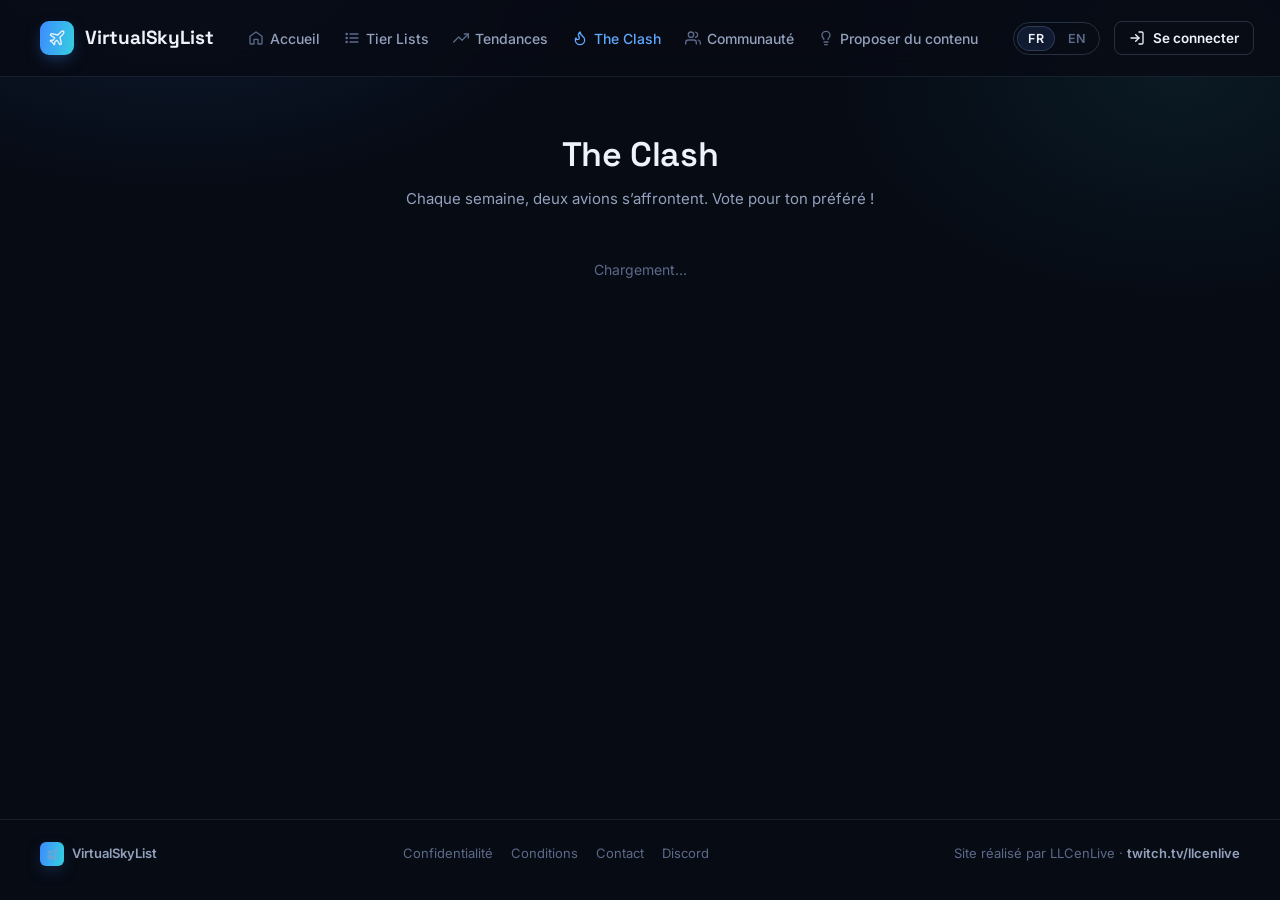
<file: the-clash.html>
<!DOCTYPE html>
<html lang="fr">
<head>
<meta charset="UTF-8">
<meta name="viewport" content="width=device-width, initial-scale=1.0">
<title>VirtualSkyList — The Clash</title>
<meta name="description" content="Chaque semaine, deux avions s'affrontent. Vote pour ton préféré !">
<link rel="icon" href="data:image/svg+xml,<svg xmlns=%22http://www.w3.org/2000/svg%22 viewBox=%220 0 34 34%22><rect width=%2234%22 height=%2234%22 rx=%229%22 fill=%22%233d8bff%22/><path d=%22M25.7 20.9 23.9 14l3-3c1.3-1.3 1.7-2.9 1.3-3.6-.7-.7-2.3-.3-3.6 1l-3 3-6.9-1.8c-.4-.1-.8.1-1 .4l-.2.4c-.2.4-.1.8.2 1.1l4.3 3.4-1.7 2.5H13l-.9.9 2.6 1.7 1.7 2.6.9-.9v-2.6l2.5-1.7 3.4 4.3c.3.3.7.4 1.1.2l.4-.2c.3-.2.5-.6.4-1z%22 fill=%22white%22/></svg>">
<link rel="preconnect" href="https://fonts.googleapis.com">
<link rel="preconnect" href="https://fonts.gstatic.com" crossorigin>
<link href="https://fonts.googleapis.com/css2?family=Space+Grotesk:wght@500;600;700&family=Inter:wght@400;500;600;700;800&display=swap" rel="stylesheet">
<link rel="stylesheet" href="styles.css">
</head>
<body>

<!-- ============ ICON SPRITE ============ -->
<svg class="visually-hidden" aria-hidden="true">
  <defs>
    <symbol id="i-home" viewBox="0 0 24 24" fill="none" stroke="currentColor" stroke-width="2" stroke-linecap="round" stroke-linejoin="round"><path d="M3 9.5 12 3l9 6.5V20a1 1 0 0 1-1 1h-5v-7H9v7H4a1 1 0 0 1-1-1z"/></symbol>
    <symbol id="i-list" viewBox="0 0 24 24" fill="none" stroke="currentColor" stroke-width="2" stroke-linecap="round" stroke-linejoin="round"><line x1="9" y1="6" x2="21" y2="6"/><line x1="9" y1="12" x2="21" y2="12"/><line x1="9" y1="18" x2="21" y2="18"/><circle cx="4" cy="6" r="1"/><circle cx="4" cy="12" r="1"/><circle cx="4" cy="18" r="1"/></symbol>
    <symbol id="i-trending" viewBox="0 0 24 24" fill="none" stroke="currentColor" stroke-width="2" stroke-linecap="round" stroke-linejoin="round"><polyline points="23 6 13.5 15.5 8.5 10.5 1 18"/><polyline points="17 6 23 6 23 12"/></symbol>
    <symbol id="i-users" viewBox="0 0 24 24" fill="none" stroke="currentColor" stroke-width="2" stroke-linecap="round" stroke-linejoin="round"><path d="M17 21v-2a4 4 0 0 0-4-4H5a4 4 0 0 0-4 4v2"/><circle cx="9" cy="7" r="4"/><path d="M23 21v-2a4 4 0 0 0-3-3.87"/><path d="M16 3.13a4 4 0 0 1 0 7.75"/></symbol>
    <symbol id="i-bulb" viewBox="0 0 24 24" fill="none" stroke="currentColor" stroke-width="2" stroke-linecap="round" stroke-linejoin="round"><path d="M9 18h6"/><path d="M10 22h4"/><path d="M15 14c.2-1 .7-1.7 1.4-2.5A4.65 4.65 0 0 0 18 8a6 6 0 0 0-12 0c0 1 .2 2.2 1.5 3.5.7.7 1.2 1.4 1.4 2.5"/></symbol>
    <symbol id="i-login" viewBox="0 0 24 24" fill="none" stroke="currentColor" stroke-width="2" stroke-linecap="round" stroke-linejoin="round"><path d="M15 3h4a2 2 0 0 1 2 2v14a2 2 0 0 1-2 2h-4"/><polyline points="10 17 15 12 10 7"/><line x1="15" y1="12" x2="3" y2="12"/></symbol>
    <symbol id="i-check-circle" viewBox="0 0 24 24" fill="none" stroke="currentColor" stroke-width="2" stroke-linecap="round" stroke-linejoin="round"><path d="M22 11.1V12a10 10 0 1 1-5.9-9.1"/><polyline points="22 4 12 14.1 9 11.1"/></symbol>
    <symbol id="i-plane" viewBox="0 0 24 24" fill="none" stroke="currentColor" stroke-width="1.8" stroke-linecap="round" stroke-linejoin="round"><path d="M17.8 19.2 16 11l3.5-3.5C21 6 21.5 4 21 3c-1-.5-3 0-4.5 1.5L13 8 4.8 6.2c-.5-.1-.9.1-1.1.5l-.3.5c-.2.5-.1 1 .3 1.3L9 12l-2 3H4l-1 1 3 2 2 3 1-1v-3l3-2 3.5 5.3c.3.4.8.5 1.3.3l.5-.2c.4-.3.6-.7.5-1.2Z"/></symbol>
    <symbol id="i-x" viewBox="0 0 24 24" fill="none" stroke="currentColor" stroke-width="2" stroke-linecap="round" stroke-linejoin="round"><line x1="18" y1="6" x2="6" y2="18"/><line x1="6" y1="6" x2="18" y2="18"/></symbol>
    <symbol id="i-shield" viewBox="0 0 24 24" fill="none" stroke="currentColor" stroke-width="1.8" stroke-linecap="round" stroke-linejoin="round"><path d="M20 13c0 5-3.5 7.5-7.35 8.95a1 1 0 0 1-.6.05C8.5 20.5 4 18 4 13V6a1 1 0 0 1 1-1c2 0 4.5-1.2 6.24-2.72a1.17 1.17 0 0 1 1.52 0C14.51 3.81 17 5 19 5a1 1 0 0 1 1 1Z"/></symbol>
    <symbol id="i-logout" viewBox="0 0 24 24" fill="none" stroke="currentColor" stroke-width="2" stroke-linecap="round" stroke-linejoin="round"><path d="M9 21H5a2 2 0 0 1-2-2V5a2 2 0 0 1 2-2h4"/><polyline points="16 17 21 12 16 7"/><line x1="21" y1="12" x2="9" y2="12"/></symbol>
    <symbol id="i-flame" viewBox="0 0 24 24" fill="none" stroke="currentColor" stroke-width="2" stroke-linecap="round" stroke-linejoin="round"><path d="M8.5 14.5A2.5 2.5 0 0 0 11 12c0-1.4-.5-2-1-3-1.1-2.1-.2-4 2-6 .5 2.5 2 4.9 4 6.5 2 1.6 3 3.5 3 5.5a7 7 0 1 1-14 0c0-1.2.4-2.3 1-3a2.5 2.5 0 0 0 2.5 2.5Z"/></symbol>
  </defs>
</svg>

<!-- ============ HEADER ============ -->
<header class="site-header">
  <div class="wrap header-row">
    <a href="index.html" class="brand">
      <span class="brand-mark"><svg class="icon"><use href="#i-plane"/></svg></span>
      VirtualSkyList
    </a>
    <nav class="main-nav">
      <a href="index.html"><svg class="icon"><use href="#i-home"/></svg><span data-i18n="nav.home">Accueil</span></a>
      <a href="tier-lists.html"><svg class="icon"><use href="#i-list"/></svg><span data-i18n="nav.tierlists">Tier Lists</span></a>
      <a href="trends.html"><svg class="icon"><use href="#i-trending"/></svg><span data-i18n="nav.trends">Tendances</span></a>
      <a href="the-clash.html" class="is-active"><svg class="icon"><use href="#i-flame"/></svg><span data-i18n="nav.clash">The Clash</span></a>
      <a href="community.html"><svg class="icon"><use href="#i-users"/></svg><span data-i18n="nav.community">Communauté</span></a>
      <a href="index.html#suggest"><svg class="icon"><use href="#i-bulb"/></svg><span data-i18n="nav.suggest">Proposer du contenu</span></a>
    </nav>
    <div class="header-actions">
      <div class="lang-switch" role="group" aria-label="Language">
        <button type="button" data-lang="fr" class="is-active">FR</button>
        <button type="button" data-lang="en">EN</button>
      </div>
      <button type="button" class="btn btn-outline btn-sm" id="signin-btn">
        <svg class="icon"><use href="#i-login"/></svg>
        <span data-i18n="nav.signin">Se connecter</span>
      </button>
      <div class="user-menu" id="user-menu" style="display:none">
        <button type="button" class="user-chip" id="user-chip">
          <span class="user-avatar" id="user-avatar">•</span>
          <span class="user-email" id="user-email"></span>
        </button>
        <div class="user-dropdown" id="user-dropdown">
          <a href="admin.html" class="user-dropdown-item" id="user-admin-link" style="display:none">
            <svg class="icon"><use href="#i-shield"/></svg>
            <span data-i18n="nav.admin">Admin</span>
          </a>
          <button type="button" class="user-dropdown-item" id="signout-btn">
            <svg class="icon"><use href="#i-logout"/></svg>
            <span data-i18n="auth.signout">Déconnexion</span>
          </button>
        </div>
      </div>
    </div>
  </div>
</header>

<main>
  <div class="wrap">
    <div class="page-header" style="justify-content:center; align-items:center; text-align:center; flex-direction:column;">
      <div>
        <h1 data-i18n="clash.page.title">The Clash</h1>
        <p data-i18n="clash.page.sub">Chaque semaine, deux avions s’affrontent. Vote pour ton préféré !</p>
      </div>
    </div>

    <div class="state-msg" id="clash-state-msg" data-i18n="builder.loading">Chargement…</div>
    <div class="panel-empty" id="clash-empty" style="display:none; max-width:420px; margin:20px auto;">
      <svg class="icon"><use href="#i-flame"/></svg>
      <p data-i18n="clash.empty">Pas de clash actif pour le moment.</p>
    </div>

    <div id="clash-content" style="display:none">
      <h2 class="clash-round-title" id="clash-round-title"></h2>
      <div class="clash-arena">
        <button type="button" class="clash-contender" id="clash-a">
          <div class="clash-contender-media"></div>
          <div class="clash-contender-name" id="clash-a-name"></div>
          <div class="clash-contender-bar"><div class="clash-contender-fill" id="clash-a-fill"></div></div>
          <div class="clash-contender-pct" id="clash-a-pct"></div>
        </button>
        <div class="clash-vs" data-i18n="clash.vs">VS</div>
        <button type="button" class="clash-contender" id="clash-b">
          <div class="clash-contender-media"></div>
          <div class="clash-contender-name" id="clash-b-name"></div>
          <div class="clash-contender-bar"><div class="clash-contender-fill" id="clash-b-fill"></div></div>
          <div class="clash-contender-pct" id="clash-b-pct"></div>
        </button>
      </div>
      <p class="clash-voted-note" id="clash-voted-note" data-i18n="clash.voted">Merci pour ton vote !</p>
    </div>
  </div>
</main>

<!-- ============ FOOTER ============ -->
<footer class="site-footer">
  <div class="wrap footer-row">
    <div class="footer-brand">
      <span class="brand-mark"><svg class="icon"><use href="#i-plane"/></svg></span>
      VirtualSkyList
    </div>
    <nav class="footer-links">
      <a href="privacy.html" data-i18n="footer.privacy">Confidentialité</a>
      <a href="terms.html" data-i18n="footer.terms">Conditions</a>
      <a href="contact.html" data-i18n="footer.contact">Contact</a>
      <a href="https://discord.com/invite/wcU7JBCQQH" target="_blank" rel="noopener noreferrer">Discord</a>
    </nav>
    <span class="footer-credit"><span data-i18n="footer.credit">Site réalisé par LLCenLive</span> · <a href="https://twitch.tv/llcenlive" target="_blank" rel="noopener noreferrer">twitch.tv/llcenlive</a></span>
  </div>
</footer>

<div class="modal-overlay" id="auth-modal">
  <div class="modal-box">
    <button type="button" class="modal-close" id="auth-close-btn" aria-label="Close">
      <svg class="icon"><use href="#i-x"/></svg>
    </button>
    <h2 id="auth-modal-title" data-i18n="auth.title.signin">Se connecter</h2>
    <form id="auth-form">
      <label class="field-label" for="auth-email" data-i18n="auth.email.label">Email</label>
      <input class="field" type="email" id="auth-email" required autocomplete="email">
      <label class="field-label" for="auth-password" data-i18n="auth.password.label">Mot de passe</label>
      <input class="field" type="password" id="auth-password" required minlength="6" autocomplete="current-password">
      <p class="auth-error" id="auth-error" style="display:none"></p>
      <p class="auth-note" id="auth-note" style="display:none"></p>
      <button type="submit" class="btn btn-primary btn-block" id="auth-submit-btn" data-i18n="auth.submit.signin">Se connecter</button>
    </form>
    <button type="button" class="auth-switch-link" id="auth-toggle-mode" data-i18n="auth.switch.toSignup">Pas encore de compte ? Crée-en un</button>
  </div>
</div>

<div class="toast" id="toast">
  <svg class="icon"><use href="#i-check-circle"/></svg>
  <span id="toast-text"></span>
</div>

<script src="script.js"></script>
<script type="module" src="auth.js"></script>
<script type="module" src="clash.js"></script>
</body>
</html>
</file>
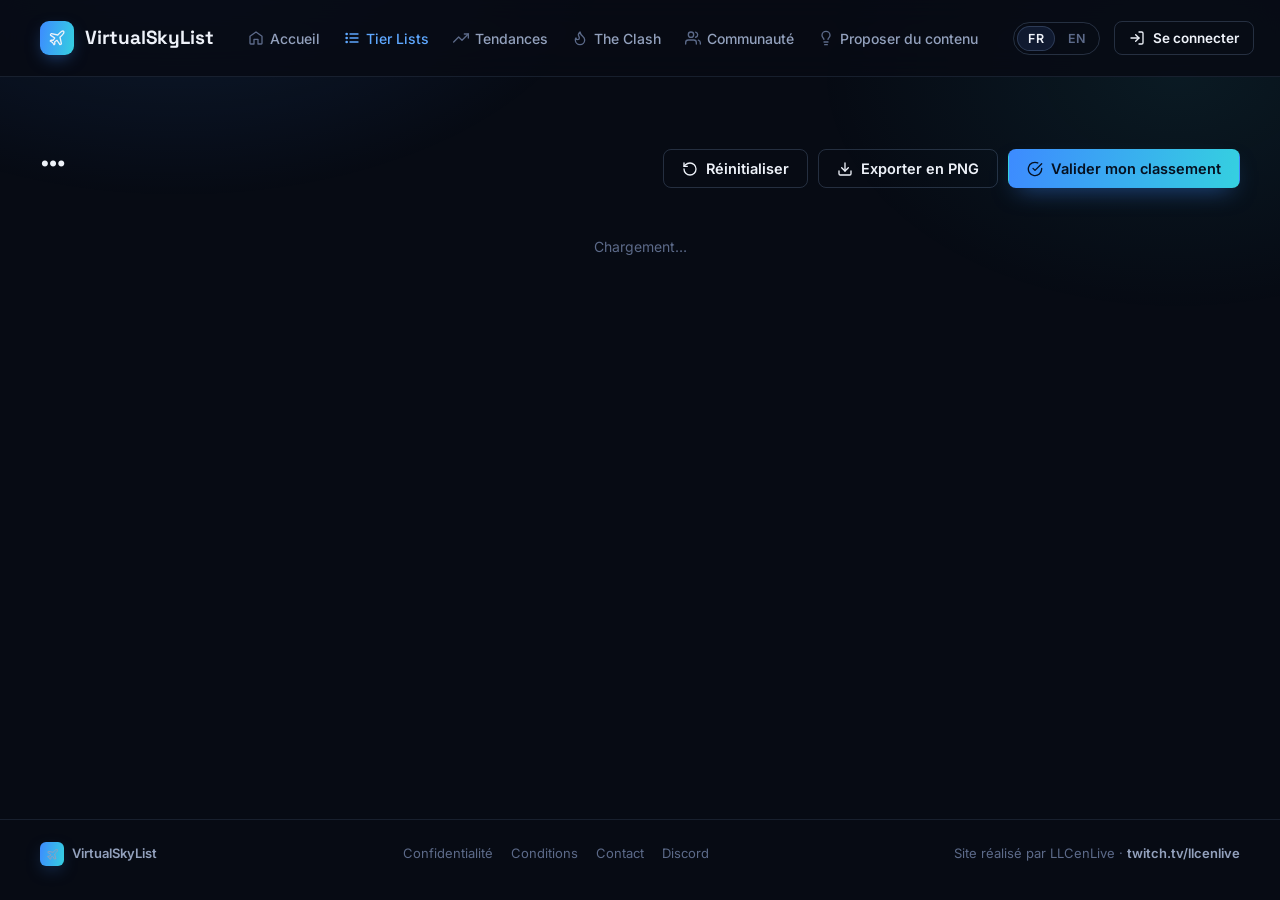
<file: tier-list.html>
<!DOCTYPE html>
<html lang="fr">
<head>
<meta charset="UTF-8">
<meta name="viewport" content="width=device-width, initial-scale=1.0">
<title>VirtualSkyList — Tier List</title>
<meta name="description" content="Classe les avions, compagnies et add-ons par glisser-déposer et compare ton classement à celui de la communauté.">
<link rel="icon" href="data:image/svg+xml,<svg xmlns=%22http://www.w3.org/2000/svg%22 viewBox=%220 0 34 34%22><rect width=%2234%22 height=%2234%22 rx=%229%22 fill=%22%233d8bff%22/><path d=%22M25.7 20.9 23.9 14l3-3c1.3-1.3 1.7-2.9 1.3-3.6-.7-.7-2.3-.3-3.6 1l-3 3-6.9-1.8c-.4-.1-.8.1-1 .4l-.2.4c-.2.4-.1.8.2 1.1l4.3 3.4-1.7 2.5H13l-.9.9 2.6 1.7 1.7 2.6.9-.9v-2.6l2.5-1.7 3.4 4.3c.3.3.7.4 1.1.2l.4-.2c.3-.2.5-.6.4-1z%22 fill=%22white%22/></svg>">
<link rel="preconnect" href="https://fonts.googleapis.com">
<link rel="preconnect" href="https://fonts.gstatic.com" crossorigin>
<link href="https://fonts.googleapis.com/css2?family=Space+Grotesk:wght@500;600;700&family=Inter:wght@400;500;600;700;800&display=swap" rel="stylesheet">
<link rel="stylesheet" href="styles.css">
</head>
<body>

<!-- ============ ICON SPRITE ============ -->
<svg class="visually-hidden" aria-hidden="true">
  <defs>
    <symbol id="i-home" viewBox="0 0 24 24" fill="none" stroke="currentColor" stroke-width="2" stroke-linecap="round" stroke-linejoin="round"><path d="M3 9.5 12 3l9 6.5V20a1 1 0 0 1-1 1h-5v-7H9v7H4a1 1 0 0 1-1-1z"/></symbol>
    <symbol id="i-list" viewBox="0 0 24 24" fill="none" stroke="currentColor" stroke-width="2" stroke-linecap="round" stroke-linejoin="round"><line x1="9" y1="6" x2="21" y2="6"/><line x1="9" y1="12" x2="21" y2="12"/><line x1="9" y1="18" x2="21" y2="18"/><circle cx="4" cy="6" r="1"/><circle cx="4" cy="12" r="1"/><circle cx="4" cy="18" r="1"/></symbol>
    <symbol id="i-trending" viewBox="0 0 24 24" fill="none" stroke="currentColor" stroke-width="2" stroke-linecap="round" stroke-linejoin="round"><polyline points="23 6 13.5 15.5 8.5 10.5 1 18"/><polyline points="17 6 23 6 23 12"/></symbol>
    <symbol id="i-users" viewBox="0 0 24 24" fill="none" stroke="currentColor" stroke-width="2" stroke-linecap="round" stroke-linejoin="round"><path d="M17 21v-2a4 4 0 0 0-4-4H5a4 4 0 0 0-4 4v2"/><circle cx="9" cy="7" r="4"/><path d="M23 21v-2a4 4 0 0 0-3-3.87"/><path d="M16 3.13a4 4 0 0 1 0 7.75"/></symbol>
    <symbol id="i-bulb" viewBox="0 0 24 24" fill="none" stroke="currentColor" stroke-width="2" stroke-linecap="round" stroke-linejoin="round"><path d="M9 18h6"/><path d="M10 22h4"/><path d="M15 14c.2-1 .7-1.7 1.4-2.5A4.65 4.65 0 0 0 18 8a6 6 0 0 0-12 0c0 1 .2 2.2 1.5 3.5.7.7 1.2 1.4 1.4 2.5"/></symbol>
    <symbol id="i-login" viewBox="0 0 24 24" fill="none" stroke="currentColor" stroke-width="2" stroke-linecap="round" stroke-linejoin="round"><path d="M15 3h4a2 2 0 0 1 2 2v14a2 2 0 0 1-2 2h-4"/><polyline points="10 17 15 12 10 7"/><line x1="15" y1="12" x2="3" y2="12"/></symbol>
    <symbol id="i-check-circle" viewBox="0 0 24 24" fill="none" stroke="currentColor" stroke-width="2" stroke-linecap="round" stroke-linejoin="round"><path d="M22 11.1V12a10 10 0 1 1-5.9-9.1"/><polyline points="22 4 12 14.1 9 11.1"/></symbol>
    <symbol id="i-plane" viewBox="0 0 24 24" fill="none" stroke="currentColor" stroke-width="1.8" stroke-linecap="round" stroke-linejoin="round"><path d="M17.8 19.2 16 11l3.5-3.5C21 6 21.5 4 21 3c-1-.5-3 0-4.5 1.5L13 8 4.8 6.2c-.5-.1-.9.1-1.1.5l-.3.5c-.2.5-.1 1 .3 1.3L9 12l-2 3H4l-1 1 3 2 2 3 1-1v-3l3-2 3.5 5.3c.3.4.8.5 1.3.3l.5-.2c.4-.3.6-.7.5-1.2Z"/></symbol>
    <symbol id="i-alert-triangle" viewBox="0 0 24 24" fill="none" stroke="currentColor" stroke-width="2" stroke-linecap="round" stroke-linejoin="round"><path d="m21.73 18-8-14a2 2 0 0 0-3.48 0l-8 14A2 2 0 0 0 4 21h16a2 2 0 0 0 1.73-3Z"/><line x1="12" y1="9" x2="12" y2="13"/><line x1="12" y1="17" x2="12.01" y2="17"/></symbol>
    <symbol id="i-rotate-ccw" viewBox="0 0 24 24" fill="none" stroke="currentColor" stroke-width="2" stroke-linecap="round" stroke-linejoin="round"><path d="M3 12a9 9 0 1 0 9-9 9.75 9.75 0 0 0-6.74 2.74L3 8"/><path d="M3 3v5h5"/></symbol>
    <symbol id="i-download" viewBox="0 0 24 24" fill="none" stroke="currentColor" stroke-width="2" stroke-linecap="round" stroke-linejoin="round"><path d="M21 15v4a2 2 0 0 1-2 2H5a2 2 0 0 1-2-2v-4"/><polyline points="7 10 12 15 17 10"/><line x1="12" y1="15" x2="12" y2="3"/></symbol>
    <symbol id="i-trophy" viewBox="0 0 24 24" fill="none" stroke="currentColor" stroke-width="2" stroke-linecap="round" stroke-linejoin="round"><path d="M6 9H4.5a2.5 2.5 0 0 1 0-5H6"/><path d="M18 9h1.5a2.5 2.5 0 0 0 0-5H18"/><path d="M4 22h16"/><path d="M10 14.7V17c0 .6-.5 1-1 1.2-1.2.5-2 1.9-2 3.8"/><path d="M14 14.7V17c0 .6.5 1 1 1.2 1.2.5 2 1.9 2 3.8"/><path d="M18 2H6v7a6 6 0 0 0 12 0V2Z"/></symbol>
    <symbol id="i-x" viewBox="0 0 24 24" fill="none" stroke="currentColor" stroke-width="2" stroke-linecap="round" stroke-linejoin="round"><line x1="18" y1="6" x2="6" y2="18"/><line x1="6" y1="6" x2="18" y2="18"/></symbol>
    <symbol id="i-shield" viewBox="0 0 24 24" fill="none" stroke="currentColor" stroke-width="1.8" stroke-linecap="round" stroke-linejoin="round"><path d="M20 13c0 5-3.5 7.5-7.35 8.95a1 1 0 0 1-.6.05C8.5 20.5 4 18 4 13V6a1 1 0 0 1 1-1c2 0 4.5-1.2 6.24-2.72a1.17 1.17 0 0 1 1.52 0C14.51 3.81 17 5 19 5a1 1 0 0 1 1 1Z"/></symbol>
    <symbol id="i-logout" viewBox="0 0 24 24" fill="none" stroke="currentColor" stroke-width="2" stroke-linecap="round" stroke-linejoin="round"><path d="M9 21H5a2 2 0 0 1-2-2V5a2 2 0 0 1 2-2h4"/><polyline points="16 17 21 12 16 7"/><line x1="21" y1="12" x2="9" y2="12"/></symbol>
    <symbol id="i-flame" viewBox="0 0 24 24" fill="none" stroke="currentColor" stroke-width="2" stroke-linecap="round" stroke-linejoin="round"><path d="M8.5 14.5A2.5 2.5 0 0 0 11 12c0-1.4-.5-2-1-3-1.1-2.1-.2-4 2-6 .5 2.5 2 4.9 4 6.5 2 1.6 3 3.5 3 5.5a7 7 0 1 1-14 0c0-1.2.4-2.3 1-3a2.5 2.5 0 0 0 2.5 2.5Z"/></symbol>
  </defs>
</svg>

<!-- ============ HEADER ============ -->
<header class="site-header">
  <div class="wrap header-row">
    <a href="index.html" class="brand">
      <span class="brand-mark"><svg class="icon"><use href="#i-plane"/></svg></span>
      VirtualSkyList
    </a>
    <nav class="main-nav">
      <a href="index.html"><svg class="icon"><use href="#i-home"/></svg><span data-i18n="nav.home">Accueil</span></a>
      <a href="tier-lists.html" class="is-active"><svg class="icon"><use href="#i-list"/></svg><span data-i18n="nav.tierlists">Tier Lists</span></a>
      <a href="trends.html"><svg class="icon"><use href="#i-trending"/></svg><span data-i18n="nav.trends">Tendances</span></a>
      <a href="the-clash.html"><svg class="icon"><use href="#i-flame"/></svg><span data-i18n="nav.clash">The Clash</span></a>
      <a href="community.html"><svg class="icon"><use href="#i-users"/></svg><span data-i18n="nav.community">Communauté</span></a>
      <a href="index.html#suggest"><svg class="icon"><use href="#i-bulb"/></svg><span data-i18n="nav.suggest">Proposer du contenu</span></a>
    </nav>
    <div class="header-actions">
      <div class="lang-switch" role="group" aria-label="Language">
        <button type="button" data-lang="fr" class="is-active">FR</button>
        <button type="button" data-lang="en">EN</button>
      </div>
      <button type="button" class="btn btn-outline btn-sm" id="signin-btn">
        <svg class="icon"><use href="#i-login"/></svg>
        <span data-i18n="nav.signin">Se connecter</span>
      </button>
      <div class="user-menu" id="user-menu" style="display:none">
        <button type="button" class="user-chip" id="user-chip">
          <span class="user-avatar" id="user-avatar">•</span>
          <span class="user-email" id="user-email"></span>
        </button>
        <div class="user-dropdown" id="user-dropdown">
          <a href="admin.html" class="user-dropdown-item" id="user-admin-link" style="display:none">
            <svg class="icon"><use href="#i-shield"/></svg>
            <span data-i18n="nav.admin">Admin</span>
          </a>
          <button type="button" class="user-dropdown-item" id="signout-btn">
            <svg class="icon"><use href="#i-logout"/></svg>
            <span data-i18n="auth.signout">Déconnexion</span>
          </button>
        </div>
      </div>
    </div>
  </div>
</header>

<main>
  <div class="wrap">
    <div class="page-header">
      <div>
        <h1 id="tl-title">…</h1>
        <p id="tl-desc"></p>
      </div>
      <div class="builder-actions">
        <button type="button" class="btn btn-outline" id="reset-btn">
          <svg class="icon"><use href="#i-rotate-ccw"/></svg>
          <span data-i18n="builder.reset">Réinitialiser</span>
        </button>
        <button type="button" class="btn btn-outline" id="export-btn">
          <svg class="icon"><use href="#i-download"/></svg>
          <span data-i18n="builder.export">Exporter en PNG</span>
        </button>
        <button type="button" class="btn btn-primary" id="validate-btn">
          <svg class="icon"><use href="#i-check-circle"/></svg>
          <span data-i18n="builder.validate">Valider mon classement</span>
        </button>
      </div>
    </div>

    <!-- Shown only if SUPABASE_URL / SUPABASE_ANON_KEY haven't been set in supabase-config.js -->
    <div class="setup-banner" id="setup-banner" style="display:none">
      <svg class="icon"><use href="#i-alert-triangle"/></svg>
      <div>
        <b>Backend non connecté.</b> Ajoute ton <code>SUPABASE_URL</code> et ta clé
        <code>SUPABASE_ANON_KEY</code> en haut du fichier <code>supabase-config.js</code>
        pour activer le vote et le classement communautaire. Le fichier
        <code>schema.sql</code> fourni crée les tables nécessaires — à exécuter une
        fois dans l'éditeur SQL de ton projet Supabase.
      </div>
    </div>

    <div class="state-msg" id="state-msg" data-i18n="builder.loading">Chargement…</div>

    <div class="builder-layout" id="builder-layout" style="display:none">
      <div>
        <div class="tier-board" id="tier-board"></div>
      </div>

      <div class="panel community-panel">
        <div class="panel-head">
          <div class="section-title"><svg class="icon"><use href="#i-trophy"/></svg><span data-i18n="builder.community">Classement de la communauté</span></div>
        </div>
        <div class="rank-list" id="community-body"></div>
        <div class="community-empty" id="community-empty" style="display:none"></div>
      </div>
    </div>
  </div>
</main>

<!-- ============ FOOTER ============ -->
<footer class="site-footer">
  <div class="wrap footer-row">
    <div class="footer-brand">
      <span class="brand-mark"><svg class="icon"><use href="#i-plane"/></svg></span>
      VirtualSkyList
    </div>
    <nav class="footer-links">
      <a href="privacy.html" data-i18n="footer.privacy">Confidentialité</a>
      <a href="terms.html" data-i18n="footer.terms">Conditions</a>
      <a href="contact.html" data-i18n="footer.contact">Contact</a>
      <a href="https://discord.com/invite/wcU7JBCQQH" target="_blank" rel="noopener noreferrer">Discord</a>
    </nav>
    <span class="footer-credit"><span data-i18n="footer.credit">Site réalisé par LLCenLive</span> · <a href="https://twitch.tv/llcenlive" target="_blank" rel="noopener noreferrer">twitch.tv/llcenlive</a></span>
  </div>
</footer>

<div class="toast" id="toast">
  <svg class="icon"><use href="#i-check-circle"/></svg>
  <span id="toast-text"></span>
</div>

<!-- ============ AUTH MODAL ============ -->
<div class="modal-overlay" id="auth-modal">
  <div class="modal-box">
    <button type="button" class="modal-close" id="auth-close-btn" aria-label="Close">
      <svg class="icon"><use href="#i-x"/></svg>
    </button>
    <h2 id="auth-modal-title" data-i18n="auth.title.signin">Se connecter</h2>
    <form id="auth-form">
      <label class="field-label" for="auth-email" data-i18n="auth.email.label">Email</label>
      <input class="field" type="email" id="auth-email" required autocomplete="email">
      <label class="field-label" for="auth-password" data-i18n="auth.password.label">Mot de passe</label>
      <input class="field" type="password" id="auth-password" required minlength="6" autocomplete="current-password">
      <p class="auth-error" id="auth-error" style="display:none"></p>
      <p class="auth-note" id="auth-note" style="display:none"></p>
      <button type="submit" class="btn btn-primary btn-block" id="auth-submit-btn" data-i18n="auth.submit.signin">Se connecter</button>
    </form>
    <button type="button" class="auth-switch-link" id="auth-toggle-mode" data-i18n="auth.switch.toSignup">Pas encore de compte ? Crée-en un</button>
  </div>
</div>

<script src="script.js"></script>
<script type="module" src="auth.js"></script>
<script type="module" src="tier-list.js"></script>
</body>
</html>
</file>
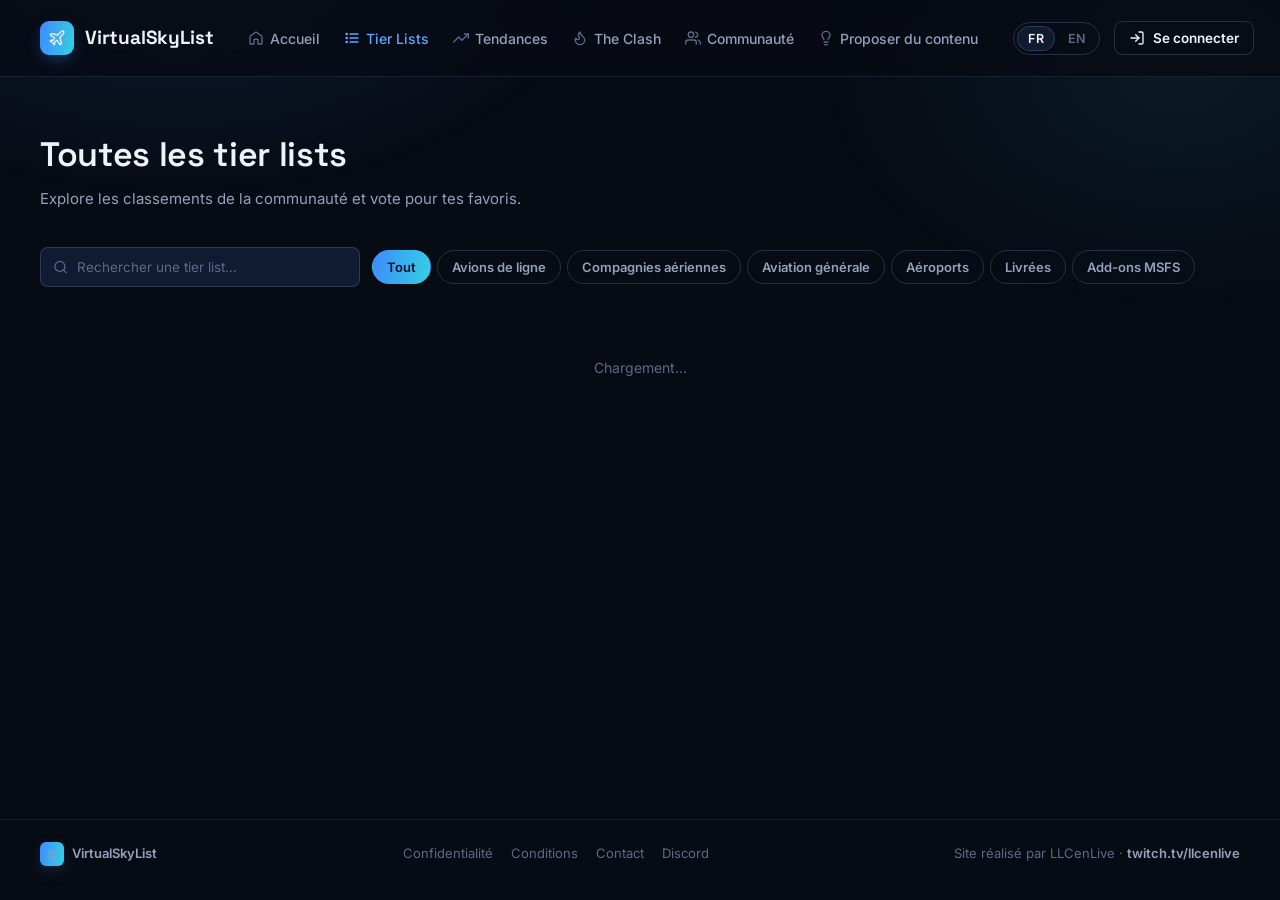
<file: tier-lists.html>
<!DOCTYPE html>
<html lang="fr">
<head>
<meta charset="UTF-8">
<meta name="viewport" content="width=device-width, initial-scale=1.0">
<title>VirtualSkyList — Tier Lists</title>
<meta name="description" content="Explore toutes les tier lists de la communauté VirtualSkyList : avions de ligne, aviation générale, aéroports, livrées et add-ons MSFS.">
<link rel="icon" href="data:image/svg+xml,<svg xmlns=%22http://www.w3.org/2000/svg%22 viewBox=%220 0 34 34%22><rect width=%2234%22 height=%2234%22 rx=%229%22 fill=%22%233d8bff%22/><path d=%22M25.7 20.9 23.9 14l3-3c1.3-1.3 1.7-2.9 1.3-3.6-.7-.7-2.3-.3-3.6 1l-3 3-6.9-1.8c-.4-.1-.8.1-1 .4l-.2.4c-.2.4-.1.8.2 1.1l4.3 3.4-1.7 2.5H13l-.9.9 2.6 1.7 1.7 2.6.9-.9v-2.6l2.5-1.7 3.4 4.3c.3.3.7.4 1.1.2l.4-.2c.3-.2.5-.6.4-1z%22 fill=%22white%22/></svg>">
<link rel="preconnect" href="https://fonts.googleapis.com">
<link rel="preconnect" href="https://fonts.gstatic.com" crossorigin>
<link href="https://fonts.googleapis.com/css2?family=Space+Grotesk:wght@500;600;700&family=Inter:wght@400;500;600;700;800&display=swap" rel="stylesheet">
<link rel="stylesheet" href="styles.css">
</head>
<body>

<!-- ============ ICON SPRITE ============ -->
<svg class="visually-hidden" aria-hidden="true">
  <defs>
    <symbol id="i-home" viewBox="0 0 24 24" fill="none" stroke="currentColor" stroke-width="2" stroke-linecap="round" stroke-linejoin="round"><path d="M3 9.5 12 3l9 6.5V20a1 1 0 0 1-1 1h-5v-7H9v7H4a1 1 0 0 1-1-1z"/></symbol>
    <symbol id="i-list" viewBox="0 0 24 24" fill="none" stroke="currentColor" stroke-width="2" stroke-linecap="round" stroke-linejoin="round"><line x1="9" y1="6" x2="21" y2="6"/><line x1="9" y1="12" x2="21" y2="12"/><line x1="9" y1="18" x2="21" y2="18"/><circle cx="4" cy="6" r="1"/><circle cx="4" cy="12" r="1"/><circle cx="4" cy="18" r="1"/></symbol>
    <symbol id="i-trending" viewBox="0 0 24 24" fill="none" stroke="currentColor" stroke-width="2" stroke-linecap="round" stroke-linejoin="round"><polyline points="23 6 13.5 15.5 8.5 10.5 1 18"/><polyline points="17 6 23 6 23 12"/></symbol>
    <symbol id="i-users" viewBox="0 0 24 24" fill="none" stroke="currentColor" stroke-width="2" stroke-linecap="round" stroke-linejoin="round"><path d="M17 21v-2a4 4 0 0 0-4-4H5a4 4 0 0 0-4 4v2"/><circle cx="9" cy="7" r="4"/><path d="M23 21v-2a4 4 0 0 0-3-3.87"/><path d="M16 3.13a4 4 0 0 1 0 7.75"/></symbol>
    <symbol id="i-bulb" viewBox="0 0 24 24" fill="none" stroke="currentColor" stroke-width="2" stroke-linecap="round" stroke-linejoin="round"><path d="M9 18h6"/><path d="M10 22h4"/><path d="M15 14c.2-1 .7-1.7 1.4-2.5A4.65 4.65 0 0 0 18 8a6 6 0 0 0-12 0c0 1 .2 2.2 1.5 3.5.7.7 1.2 1.4 1.4 2.5"/></symbol>
    <symbol id="i-plus-circle" viewBox="0 0 24 24" fill="none" stroke="currentColor" stroke-width="2" stroke-linecap="round" stroke-linejoin="round"><circle cx="12" cy="12" r="10"/><line x1="12" y1="8" x2="12" y2="16"/><line x1="8" y1="12" x2="16" y2="12"/></symbol>
    <symbol id="i-login" viewBox="0 0 24 24" fill="none" stroke="currentColor" stroke-width="2" stroke-linecap="round" stroke-linejoin="round"><path d="M15 3h4a2 2 0 0 1 2 2v14a2 2 0 0 1-2 2h-4"/><polyline points="10 17 15 12 10 7"/><line x1="15" y1="12" x2="3" y2="12"/></symbol>
    <symbol id="i-check-circle" viewBox="0 0 24 24" fill="none" stroke="currentColor" stroke-width="2" stroke-linecap="round" stroke-linejoin="round"><path d="M22 11.1V12a10 10 0 1 1-5.9-9.1"/><polyline points="22 4 12 14.1 9 11.1"/></symbol>
    <symbol id="i-plane" viewBox="0 0 24 24" fill="none" stroke="currentColor" stroke-width="1.8" stroke-linecap="round" stroke-linejoin="round"><path d="M17.8 19.2 16 11l3.5-3.5C21 6 21.5 4 21 3c-1-.5-3 0-4.5 1.5L13 8 4.8 6.2c-.5-.1-.9.1-1.1.5l-.3.5c-.2.5-.1 1 .3 1.3L9 12l-2 3H4l-1 1 3 2 2 3 1-1v-3l3-2 3.5 5.3c.3.4.8.5 1.3.3l.5-.2c.4-.3.6-.7.5-1.2Z"/></symbol>
    <symbol id="i-puzzle" viewBox="0 0 24 24" fill="none" stroke="currentColor" stroke-width="1.8" stroke-linecap="round" stroke-linejoin="round"><path d="M4 8h3.2A2 2 0 1 1 9 5v3h3a1 1 0 0 1 1 1v3h2.2A2 2 0 1 1 17 15H15v3a1 1 0 0 1-1 1H9v-2.2A2 2 0 1 0 5 17v2H4a1 1 0 0 1-1-1v-4h2.2A2 2 0 1 0 5 9V8a1 1 0 0 1 1-1Z"/></symbol>
    <symbol id="i-pin" viewBox="0 0 24 24" fill="none" stroke="currentColor" stroke-width="1.8" stroke-linecap="round" stroke-linejoin="round"><path d="M20 10c0 6-8 12-8 12s-8-6-8-12a8 8 0 0 1 16 0Z"/><circle cx="12" cy="10" r="3"/></symbol>
    <symbol id="i-palette" viewBox="0 0 24 24" fill="none" stroke="currentColor" stroke-width="1.8" stroke-linecap="round" stroke-linejoin="round"><path d="M12 22a1 1 0 0 1 0-20 10 9 0 0 1 10 9 5 5 0 0 1-5 5h-2.2a1.7 1.7 0 0 0-1.4 2.7l.3.4a1.7 1.7 0 0 1-1.4 2.7Z"/><circle cx="13.5" cy="6.5" r=".6" fill="currentColor"/><circle cx="17.5" cy="10.5" r=".6" fill="currentColor"/><circle cx="6.5" cy="12.2" r=".6" fill="currentColor"/><circle cx="8.8" cy="7.5" r=".6" fill="currentColor"/></symbol>
    <symbol id="i-search" viewBox="0 0 24 24" fill="none" stroke="currentColor" stroke-width="2" stroke-linecap="round" stroke-linejoin="round"><circle cx="11" cy="11" r="8"/><line x1="21" y1="21" x2="16.65" y2="16.65"/></symbol>
    <symbol id="i-x" viewBox="0 0 24 24" fill="none" stroke="currentColor" stroke-width="2" stroke-linecap="round" stroke-linejoin="round"><line x1="18" y1="6" x2="6" y2="18"/><line x1="6" y1="6" x2="18" y2="18"/></symbol>
    <symbol id="i-shield" viewBox="0 0 24 24" fill="none" stroke="currentColor" stroke-width="1.8" stroke-linecap="round" stroke-linejoin="round"><path d="M20 13c0 5-3.5 7.5-7.35 8.95a1 1 0 0 1-.6.05C8.5 20.5 4 18 4 13V6a1 1 0 0 1 1-1c2 0 4.5-1.2 6.24-2.72a1.17 1.17 0 0 1 1.52 0C14.51 3.81 17 5 19 5a1 1 0 0 1 1 1Z"/></symbol>
    <symbol id="i-logout" viewBox="0 0 24 24" fill="none" stroke="currentColor" stroke-width="2" stroke-linecap="round" stroke-linejoin="round"><path d="M9 21H5a2 2 0 0 1-2-2V5a2 2 0 0 1 2-2h4"/><polyline points="16 17 21 12 16 7"/><line x1="21" y1="12" x2="9" y2="12"/></symbol>
    <symbol id="i-flame" viewBox="0 0 24 24" fill="none" stroke="currentColor" stroke-width="2" stroke-linecap="round" stroke-linejoin="round"><path d="M8.5 14.5A2.5 2.5 0 0 0 11 12c0-1.4-.5-2-1-3-1.1-2.1-.2-4 2-6 .5 2.5 2 4.9 4 6.5 2 1.6 3 3.5 3 5.5a7 7 0 1 1-14 0c0-1.2.4-2.3 1-3a2.5 2.5 0 0 0 2.5 2.5Z"/></symbol>
  </defs>
</svg>

<!-- ============ HEADER ============ -->
<header class="site-header">
  <div class="wrap header-row">
    <a href="index.html" class="brand">
      <span class="brand-mark"><svg class="icon"><use href="#i-plane"/></svg></span>
      VirtualSkyList
    </a>
    <nav class="main-nav">
      <a href="index.html"><svg class="icon"><use href="#i-home"/></svg><span data-i18n="nav.home">Accueil</span></a>
      <a href="tier-lists.html" class="is-active"><svg class="icon"><use href="#i-list"/></svg><span data-i18n="nav.tierlists">Tier Lists</span></a>
      <a href="trends.html"><svg class="icon"><use href="#i-trending"/></svg><span data-i18n="nav.trends">Tendances</span></a>
      <a href="the-clash.html"><svg class="icon"><use href="#i-flame"/></svg><span data-i18n="nav.clash">The Clash</span></a>
      <a href="community.html"><svg class="icon"><use href="#i-users"/></svg><span data-i18n="nav.community">Communauté</span></a>
      <a href="index.html#suggest"><svg class="icon"><use href="#i-bulb"/></svg><span data-i18n="nav.suggest">Proposer du contenu</span></a>
    </nav>
    <div class="header-actions">
      <div class="lang-switch" role="group" aria-label="Language">
        <button type="button" data-lang="fr" class="is-active">FR</button>
        <button type="button" data-lang="en">EN</button>
      </div>
      <button type="button" class="btn btn-outline btn-sm" id="signin-btn">
        <svg class="icon"><use href="#i-login"/></svg>
        <span data-i18n="nav.signin">Se connecter</span>
      </button>
      <div class="user-menu" id="user-menu" style="display:none">
        <button type="button" class="user-chip" id="user-chip">
          <span class="user-avatar" id="user-avatar">•</span>
          <span class="user-email" id="user-email"></span>
        </button>
        <div class="user-dropdown" id="user-dropdown">
          <a href="admin.html" class="user-dropdown-item" id="user-admin-link" style="display:none">
            <svg class="icon"><use href="#i-shield"/></svg>
            <span data-i18n="nav.admin">Admin</span>
          </a>
          <button type="button" class="user-dropdown-item" id="signout-btn">
            <svg class="icon"><use href="#i-logout"/></svg>
            <span data-i18n="auth.signout">Déconnexion</span>
          </button>
        </div>
      </div>
    </div>
  </div>
</header>

<main>
  <div class="wrap">
    <div class="page-header">
      <div>
        <h1 data-i18n="tierlists.page.title">Toutes les tier lists</h1>
        <p data-i18n="tierlists.page.sub">Explore les classements de la communauté et vote pour tes favoris.</p>
      </div>
    </div>

    <div class="filter-bar">
      <div class="search-field">
        <svg class="icon"><use href="#i-search"/></svg>
        <input class="field" type="text" data-i18n-placeholder="tierlists.search.placeholder" placeholder="Rechercher une tier list…">
      </div>
      <div class="filter-tabs" data-group="category">
        <button class="filter-tab is-active" type="button" data-filter="all" data-i18n="tierlists.filter.all">Tout</button>
        <button class="filter-tab" type="button" data-filter="airliners" data-i18n="tierlists.filter.airliners">Avions de ligne</button>
        <button class="filter-tab" type="button" data-filter="airlines" data-i18n="tierlists.filter.airlines">Compagnies aériennes</button>
        <button class="filter-tab" type="button" data-filter="ga" data-i18n="tierlists.filter.ga">Aviation générale</button>
        <button class="filter-tab" type="button" data-filter="airports" data-i18n="tierlists.filter.airports">Aéroports</button>
        <button class="filter-tab" type="button" data-filter="liveries" data-i18n="tierlists.filter.liveries">Livrées</button>
        <button class="filter-tab" type="button" data-filter="addons" data-i18n="tierlists.filter.addons">Add-ons MSFS</button>
      </div>
    </div>

    <div class="browse-grid" id="browse-grid"></div>
    <div class="state-msg" id="browse-state-msg" data-i18n="builder.loading">Chargement…</div>
    <div class="empty-state" id="browse-empty" style="display:none" data-i18n="tierlists.empty">Aucune tier list ne correspond à ta recherche.</div>
  </div>
</main>

<!-- ============ FOOTER ============ -->
<footer class="site-footer">
  <div class="wrap footer-row">
    <div class="footer-brand">
      <span class="brand-mark"><svg class="icon"><use href="#i-plane"/></svg></span>
      VirtualSkyList
    </div>
    <nav class="footer-links">
      <a href="privacy.html" data-i18n="footer.privacy">Confidentialité</a>
      <a href="terms.html" data-i18n="footer.terms">Conditions</a>
      <a href="contact.html" data-i18n="footer.contact">Contact</a>
      <a href="https://discord.com/invite/wcU7JBCQQH" target="_blank" rel="noopener noreferrer">Discord</a>
    </nav>
    <span class="footer-credit"><span data-i18n="footer.credit">Site réalisé par LLCenLive</span> · <a href="https://twitch.tv/llcenlive" target="_blank" rel="noopener noreferrer">twitch.tv/llcenlive</a></span>
  </div>
</footer>

<div class="toast" id="toast">
  <svg class="icon"><use href="#i-check-circle"/></svg>
  <span id="toast-text"></span>
</div>

<!-- ============ AUTH MODAL ============ -->
<div class="modal-overlay" id="auth-modal">
  <div class="modal-box">
    <button type="button" class="modal-close" id="auth-close-btn" aria-label="Close">
      <svg class="icon"><use href="#i-x"/></svg>
    </button>
    <h2 id="auth-modal-title" data-i18n="auth.title.signin">Se connecter</h2>
    <form id="auth-form">
      <label class="field-label" for="auth-email" data-i18n="auth.email.label">Email</label>
      <input class="field" type="email" id="auth-email" required autocomplete="email">
      <label class="field-label" for="auth-password" data-i18n="auth.password.label">Mot de passe</label>
      <input class="field" type="password" id="auth-password" required minlength="6" autocomplete="current-password">
      <p class="auth-error" id="auth-error" style="display:none"></p>
      <p class="auth-note" id="auth-note" style="display:none"></p>
      <button type="submit" class="btn btn-primary btn-block" id="auth-submit-btn" data-i18n="auth.submit.signin">Se connecter</button>
    </form>
    <button type="button" class="auth-switch-link" id="auth-toggle-mode" data-i18n="auth.switch.toSignup">Pas encore de compte ? Crée-en un</button>
  </div>
</div>

<script src="script.js"></script>
<script type="module" src="auth.js"></script>
<script type="module" src="browse.js"></script>
</body>
</html>
</file>
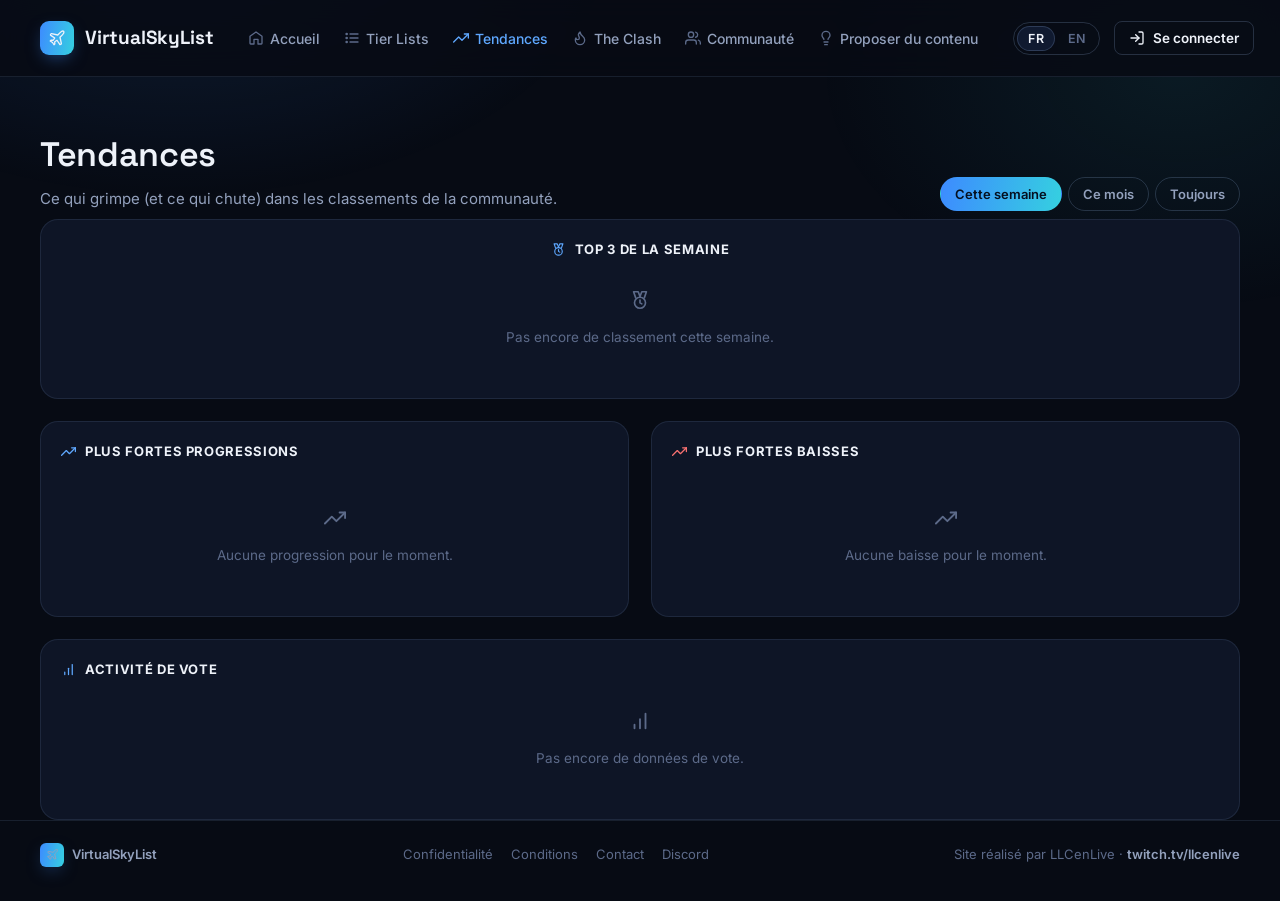
<file: trends.html>
<!DOCTYPE html>
<html lang="fr">
<head>
<meta charset="UTF-8">
<meta name="viewport" content="width=device-width, initial-scale=1.0">
<title>VirtualSkyList — Tendances</title>
<meta name="description" content="Découvre ce qui grimpe et ce qui chute dans les classements de la communauté VirtualSkyList cette semaine.">
<link rel="icon" href="data:image/svg+xml,<svg xmlns=%22http://www.w3.org/2000/svg%22 viewBox=%220 0 34 34%22><rect width=%2234%22 height=%2234%22 rx=%229%22 fill=%22%233d8bff%22/><path d=%22M25.7 20.9 23.9 14l3-3c1.3-1.3 1.7-2.9 1.3-3.6-.7-.7-2.3-.3-3.6 1l-3 3-6.9-1.8c-.4-.1-.8.1-1 .4l-.2.4c-.2.4-.1.8.2 1.1l4.3 3.4-1.7 2.5H13l-.9.9 2.6 1.7 1.7 2.6.9-.9v-2.6l2.5-1.7 3.4 4.3c.3.3.7.4 1.1.2l.4-.2c.3-.2.5-.6.4-1z%22 fill=%22white%22/></svg>">
<link rel="preconnect" href="https://fonts.googleapis.com">
<link rel="preconnect" href="https://fonts.gstatic.com" crossorigin>
<link href="https://fonts.googleapis.com/css2?family=Space+Grotesk:wght@500;600;700&family=Inter:wght@400;500;600;700;800&display=swap" rel="stylesheet">
<link rel="stylesheet" href="styles.css">
</head>
<body>

<!-- ============ ICON SPRITE ============ -->
<svg class="visually-hidden" aria-hidden="true">
  <defs>
    <symbol id="i-home" viewBox="0 0 24 24" fill="none" stroke="currentColor" stroke-width="2" stroke-linecap="round" stroke-linejoin="round"><path d="M3 9.5 12 3l9 6.5V20a1 1 0 0 1-1 1h-5v-7H9v7H4a1 1 0 0 1-1-1z"/></symbol>
    <symbol id="i-list" viewBox="0 0 24 24" fill="none" stroke="currentColor" stroke-width="2" stroke-linecap="round" stroke-linejoin="round"><line x1="9" y1="6" x2="21" y2="6"/><line x1="9" y1="12" x2="21" y2="12"/><line x1="9" y1="18" x2="21" y2="18"/><circle cx="4" cy="6" r="1"/><circle cx="4" cy="12" r="1"/><circle cx="4" cy="18" r="1"/></symbol>
    <symbol id="i-trending" viewBox="0 0 24 24" fill="none" stroke="currentColor" stroke-width="2" stroke-linecap="round" stroke-linejoin="round"><polyline points="23 6 13.5 15.5 8.5 10.5 1 18"/><polyline points="17 6 23 6 23 12"/></symbol>
    <symbol id="i-users" viewBox="0 0 24 24" fill="none" stroke="currentColor" stroke-width="2" stroke-linecap="round" stroke-linejoin="round"><path d="M17 21v-2a4 4 0 0 0-4-4H5a4 4 0 0 0-4 4v2"/><circle cx="9" cy="7" r="4"/><path d="M23 21v-2a4 4 0 0 0-3-3.87"/><path d="M16 3.13a4 4 0 0 1 0 7.75"/></symbol>
    <symbol id="i-bulb" viewBox="0 0 24 24" fill="none" stroke="currentColor" stroke-width="2" stroke-linecap="round" stroke-linejoin="round"><path d="M9 18h6"/><path d="M10 22h4"/><path d="M15 14c.2-1 .7-1.7 1.4-2.5A4.65 4.65 0 0 0 18 8a6 6 0 0 0-12 0c0 1 .2 2.2 1.5 3.5.7.7 1.2 1.4 1.4 2.5"/></symbol>
    <symbol id="i-login" viewBox="0 0 24 24" fill="none" stroke="currentColor" stroke-width="2" stroke-linecap="round" stroke-linejoin="round"><path d="M15 3h4a2 2 0 0 1 2 2v14a2 2 0 0 1-2 2h-4"/><polyline points="10 17 15 12 10 7"/><line x1="15" y1="12" x2="3" y2="12"/></symbol>
    <symbol id="i-arrow-up" viewBox="0 0 24 24" fill="none" stroke="currentColor" stroke-width="2.4" stroke-linecap="round" stroke-linejoin="round"><line x1="12" y1="19" x2="12" y2="5"/><polyline points="6 11 12 5 18 11"/></symbol>
    <symbol id="i-check-circle" viewBox="0 0 24 24" fill="none" stroke="currentColor" stroke-width="2" stroke-linecap="round" stroke-linejoin="round"><path d="M22 11.1V12a10 10 0 1 1-5.9-9.1"/><polyline points="22 4 12 14.1 9 11.1"/></symbol>
    <symbol id="i-plane" viewBox="0 0 24 24" fill="none" stroke="currentColor" stroke-width="1.8" stroke-linecap="round" stroke-linejoin="round"><path d="M17.8 19.2 16 11l3.5-3.5C21 6 21.5 4 21 3c-1-.5-3 0-4.5 1.5L13 8 4.8 6.2c-.5-.1-.9.1-1.1.5l-.3.5c-.2.5-.1 1 .3 1.3L9 12l-2 3H4l-1 1 3 2 2 3 1-1v-3l3-2 3.5 5.3c.3.4.8.5 1.3.3l.5-.2c.4-.3.6-.7.5-1.2Z"/></symbol>
    <symbol id="i-puzzle" viewBox="0 0 24 24" fill="none" stroke="currentColor" stroke-width="1.8" stroke-linecap="round" stroke-linejoin="round"><path d="M4 8h3.2A2 2 0 1 1 9 5v3h3a1 1 0 0 1 1 1v3h2.2A2 2 0 1 1 17 15H15v3a1 1 0 0 1-1 1H9v-2.2A2 2 0 1 0 5 17v2H4a1 1 0 0 1-1-1v-4h2.2A2 2 0 1 0 5 9V8a1 1 0 0 1 1-1Z"/></symbol>
    <symbol id="i-pin" viewBox="0 0 24 24" fill="none" stroke="currentColor" stroke-width="1.8" stroke-linecap="round" stroke-linejoin="round"><path d="M20 10c0 6-8 12-8 12s-8-6-8-12a8 8 0 0 1 16 0Z"/><circle cx="12" cy="10" r="3"/></symbol>
    <symbol id="i-bar-chart" viewBox="0 0 24 24" fill="none" stroke="currentColor" stroke-width="2" stroke-linecap="round" stroke-linejoin="round"><line x1="12" y1="20" x2="12" y2="10"/><line x1="18" y1="20" x2="18" y2="4"/><line x1="6" y1="20" x2="6" y2="16"/></symbol>
    <symbol id="i-medal" viewBox="0 0 24 24" fill="none" stroke="currentColor" stroke-width="1.8" stroke-linecap="round" stroke-linejoin="round"><path d="M7.2 9.4 5 3h5l2 5.1"/><path d="M16.8 9.4 19 3h-5l-2 5.1"/><circle cx="12" cy="15" r="6"/><path d="M12 12v3l2 1.2"/></symbol>
    <symbol id="i-x" viewBox="0 0 24 24" fill="none" stroke="currentColor" stroke-width="2" stroke-linecap="round" stroke-linejoin="round"><line x1="18" y1="6" x2="6" y2="18"/><line x1="6" y1="6" x2="18" y2="18"/></symbol>
    <symbol id="i-shield" viewBox="0 0 24 24" fill="none" stroke="currentColor" stroke-width="1.8" stroke-linecap="round" stroke-linejoin="round"><path d="M20 13c0 5-3.5 7.5-7.35 8.95a1 1 0 0 1-.6.05C8.5 20.5 4 18 4 13V6a1 1 0 0 1 1-1c2 0 4.5-1.2 6.24-2.72a1.17 1.17 0 0 1 1.52 0C14.51 3.81 17 5 19 5a1 1 0 0 1 1 1Z"/></symbol>
    <symbol id="i-logout" viewBox="0 0 24 24" fill="none" stroke="currentColor" stroke-width="2" stroke-linecap="round" stroke-linejoin="round"><path d="M9 21H5a2 2 0 0 1-2-2V5a2 2 0 0 1 2-2h4"/><polyline points="16 17 21 12 16 7"/><line x1="21" y1="12" x2="9" y2="12"/></symbol>
    <symbol id="i-flame" viewBox="0 0 24 24" fill="none" stroke="currentColor" stroke-width="2" stroke-linecap="round" stroke-linejoin="round"><path d="M8.5 14.5A2.5 2.5 0 0 0 11 12c0-1.4-.5-2-1-3-1.1-2.1-.2-4 2-6 .5 2.5 2 4.9 4 6.5 2 1.6 3 3.5 3 5.5a7 7 0 1 1-14 0c0-1.2.4-2.3 1-3a2.5 2.5 0 0 0 2.5 2.5Z"/></symbol>
  </defs>
</svg>

<!-- ============ HEADER ============ -->
<header class="site-header">
  <div class="wrap header-row">
    <a href="index.html" class="brand">
      <span class="brand-mark"><svg class="icon"><use href="#i-plane"/></svg></span>
      VirtualSkyList
    </a>
    <nav class="main-nav">
      <a href="index.html"><svg class="icon"><use href="#i-home"/></svg><span data-i18n="nav.home">Accueil</span></a>
      <a href="tier-lists.html"><svg class="icon"><use href="#i-list"/></svg><span data-i18n="nav.tierlists">Tier Lists</span></a>
      <a href="trends.html" class="is-active"><svg class="icon"><use href="#i-trending"/></svg><span data-i18n="nav.trends">Tendances</span></a>
      <a href="the-clash.html"><svg class="icon"><use href="#i-flame"/></svg><span data-i18n="nav.clash">The Clash</span></a>
      <a href="community.html"><svg class="icon"><use href="#i-users"/></svg><span data-i18n="nav.community">Communauté</span></a>
      <a href="index.html#suggest"><svg class="icon"><use href="#i-bulb"/></svg><span data-i18n="nav.suggest">Proposer du contenu</span></a>
    </nav>
    <div class="header-actions">
      <div class="lang-switch" role="group" aria-label="Language">
        <button type="button" data-lang="fr" class="is-active">FR</button>
        <button type="button" data-lang="en">EN</button>
      </div>
      <button type="button" class="btn btn-outline btn-sm" id="signin-btn">
        <svg class="icon"><use href="#i-login"/></svg>
        <span data-i18n="nav.signin">Se connecter</span>
      </button>
      <div class="user-menu" id="user-menu" style="display:none">
        <button type="button" class="user-chip" id="user-chip">
          <span class="user-avatar" id="user-avatar">•</span>
          <span class="user-email" id="user-email"></span>
        </button>
        <div class="user-dropdown" id="user-dropdown">
          <a href="admin.html" class="user-dropdown-item" id="user-admin-link" style="display:none">
            <svg class="icon"><use href="#i-shield"/></svg>
            <span data-i18n="nav.admin">Admin</span>
          </a>
          <button type="button" class="user-dropdown-item" id="signout-btn">
            <svg class="icon"><use href="#i-logout"/></svg>
            <span data-i18n="auth.signout">Déconnexion</span>
          </button>
        </div>
      </div>
    </div>
  </div>
</header>

<main>
  <div class="wrap">
    <div class="page-header">
      <div>
        <h1 data-i18n="trends.page.title">Tendances</h1>
        <p data-i18n="trends.page.sub">Ce qui grimpe (et ce qui chute) dans les classements de la communauté.</p>
      </div>
      <div class="filter-tabs" data-group="range">
        <button class="filter-tab is-active" type="button" data-filter="week" data-i18n="trends.range.week">Cette semaine</button>
        <button class="filter-tab" type="button" data-filter="month" data-i18n="trends.range.month">Ce mois</button>
        <button class="filter-tab" type="button" data-filter="all" data-i18n="trends.range.all">Toujours</button>
      </div>
    </div>

    <!-- ============ PODIUM ============ -->
    <div class="panel">
      <div class="section-title" style="justify-content:center">
        <svg class="icon"><use href="#i-medal"/></svg>
        <span data-i18n="trends.podium.title">Top 3 de la semaine</span>
      </div>
      <div class="panel-empty" id="podium-empty">
        <svg class="icon"><use href="#i-medal"/></svg>
        <p data-i18n="trends.podium.empty">Pas encore de classement cette semaine.</p>
      </div>
      <div class="podium" id="podium-content" style="display:none"></div>
    </div>

    <!-- ============ RISERS / FALLERS ============ -->
    <div class="split-grid">
      <div class="panel">
        <div class="panel-head">
          <div class="section-title"><svg class="icon"><use href="#i-trending"/></svg><span data-i18n="trends.risers.title">Plus fortes progressions</span></div>
        </div>
        <div class="panel-empty" id="risers-empty">
          <svg class="icon"><use href="#i-trending"/></svg>
          <p data-i18n="trends.risers.empty">Aucune progression pour le moment.</p>
        </div>
        <div class="rank-list" id="risers-content" style="display:none"></div>
      </div>

      <div class="panel">
        <div class="panel-head">
          <div class="section-title"><svg class="icon" style="color:#f87171"><use href="#i-trending"/></svg><span data-i18n="trends.fallers.title">Plus fortes baisses</span></div>
        </div>
        <div class="panel-empty" id="fallers-empty">
          <svg class="icon"><use href="#i-trending"/></svg>
          <p data-i18n="trends.fallers.empty">Aucune baisse pour le moment.</p>
        </div>
        <div class="rank-list" id="fallers-content" style="display:none"></div>
      </div>
    </div>

    <!-- ============ ACTIVITY CHART ============ -->
    <div class="panel chart-panel" style="margin-top:22px">
      <div class="section-title"><svg class="icon"><use href="#i-bar-chart"/></svg><span data-i18n="trends.chart.title">Activité de vote</span></div>
      <div class="panel-empty" id="chart-empty">
        <svg class="icon"><use href="#i-bar-chart"/></svg>
        <p data-i18n="trends.chart.empty">Pas encore de données de vote.</p>
      </div>
      <div class="chart-bars" id="chart-content" style="display:none"></div>
    </div>
  </div>
</main>

<!-- ============ FOOTER ============ -->
<footer class="site-footer">
  <div class="wrap footer-row">
    <div class="footer-brand">
      <span class="brand-mark"><svg class="icon"><use href="#i-plane"/></svg></span>
      VirtualSkyList
    </div>
    <nav class="footer-links">
      <a href="privacy.html" data-i18n="footer.privacy">Confidentialité</a>
      <a href="terms.html" data-i18n="footer.terms">Conditions</a>
      <a href="contact.html" data-i18n="footer.contact">Contact</a>
      <a href="https://discord.com/invite/wcU7JBCQQH" target="_blank" rel="noopener noreferrer">Discord</a>
    </nav>
    <span class="footer-credit"><span data-i18n="footer.credit">Site réalisé par LLCenLive</span> · <a href="https://twitch.tv/llcenlive" target="_blank" rel="noopener noreferrer">twitch.tv/llcenlive</a></span>
  </div>
</footer>

<div class="toast" id="toast">
  <svg class="icon"><use href="#i-check-circle"/></svg>
  <span id="toast-text"></span>
</div>

<!-- ============ AUTH MODAL ============ -->
<div class="modal-overlay" id="auth-modal">
  <div class="modal-box">
    <button type="button" class="modal-close" id="auth-close-btn" aria-label="Close">
      <svg class="icon"><use href="#i-x"/></svg>
    </button>
    <h2 id="auth-modal-title" data-i18n="auth.title.signin">Se connecter</h2>
    <form id="auth-form">
      <label class="field-label" for="auth-email" data-i18n="auth.email.label">Email</label>
      <input class="field" type="email" id="auth-email" required autocomplete="email">
      <label class="field-label" for="auth-password" data-i18n="auth.password.label">Mot de passe</label>
      <input class="field" type="password" id="auth-password" required minlength="6" autocomplete="current-password">
      <p class="auth-error" id="auth-error" style="display:none"></p>
      <p class="auth-note" id="auth-note" style="display:none"></p>
      <button type="submit" class="btn btn-primary btn-block" id="auth-submit-btn" data-i18n="auth.submit.signin">Se connecter</button>
    </form>
    <button type="button" class="auth-switch-link" id="auth-toggle-mode" data-i18n="auth.switch.toSignup">Pas encore de compte ? Crée-en un</button>
  </div>
</div>

<script src="script.js"></script>
<script type="module" src="auth.js"></script>
<script type="module" src="trends.js"></script>
</body>
</html>
</file>
<file: styles.css>
/* =========================================================
   VirtualSkyList — Design tokens
   ========================================================= */
:root{
  /* Core palette */
  --bg:            #070b14;
  --bg-alt:        #0a0f1c;
  --panel:         #0e1526;
  --panel-2:       #101a30;
  --border:        rgba(148, 178, 224, 0.12);
  --border-strong: rgba(148, 178, 224, 0.22);

  --text:          #eef2f9;
  --text-dim:      #93a1bd;
  --text-faint:    #5c6a89;

  --blue:          #3d8bff;
  --blue-bright:   #5fa8ff;
  --cyan:          #35d0e0;
  --blue-grad:     linear-gradient(100deg, var(--blue) 0%, var(--cyan) 100%);

  /* Tier colors */
  --tier-s: #d64550;
  --tier-a: #dd7a2c;
  --tier-b: #d1a531;
  --tier-c: #3fa15e;
  --tier-d: #2f8a95;

  /* Type */
  --font-display: 'Space Grotesk', 'Inter', sans-serif;
  --font-body: 'Inter', sans-serif;

  /* Radii / shadow */
  --r-sm: 8px;
  --r-md: 12px;
  --r-lg: 18px;
  --shadow-card: 0 1px 0 rgba(255,255,255,0.03) inset, 0 12px 30px -16px rgba(0,0,0,0.6);
}

*, *::before, *::after{ box-sizing: border-box; }
html{ scroll-behavior: smooth; }

html, body{ height: 100%; }

body{
  margin: 0;
  background: var(--bg);
  color: var(--text);
  font-family: var(--font-body);
  font-size: 15.5px;
  line-height: 1.5;
  -webkit-font-smoothing: antialiased;
  min-height: 100vh;
  display: flex;
  flex-direction: column;
}

main{ flex: 1 0 auto; }
.site-footer{ flex-shrink: 0; }

body::before{
  content: "";
  position: fixed;
  inset: 0;
  pointer-events: none;
  z-index: 0;
  background:
    radial-gradient(720px 420px at 14% -6%, rgba(61,139,255,0.14), transparent 60%),
    radial-gradient(600px 400px at 92% 8%, rgba(53,208,224,0.08), transparent 60%);
}

h1,h2,h3,h4{
  font-family: var(--font-display);
  margin: 0;
  font-weight: 600;
  letter-spacing: -0.01em;
}

p{ margin: 0; }
a{ color: inherit; text-decoration: none; }
button{ font-family: inherit; cursor: pointer; }
img{ max-width: 100%; display: block; }

.visually-hidden{
  position: absolute; width: 1px; height: 1px;
  overflow: hidden; clip: rect(0,0,0,0); white-space: nowrap;
}

:focus-visible{
  outline: 2px solid var(--blue-bright);
  outline-offset: 2px;
  border-radius: 4px;
}

.icon{ width: 1em; height: 1em; stroke: currentColor; fill: none; }

.wrap{
  max-width: 1360px;
  margin: 0 auto;
  padding: 0 40px;
  position: relative;
  z-index: 1;
}

/* =========================================================
   Top navigation
   ========================================================= */
.site-header{
  position: sticky;
  top: 0;
  z-index: 50;
  background: rgba(7, 11, 20, 0.86);
  backdrop-filter: blur(14px);
  border-bottom: 1px solid var(--border);
}

.header-row{
  display: flex;
  align-items: center;
  gap: 24px;
  height: 76px;
}

.brand{
  display: flex;
  align-items: center;
  gap: 11px;
  font-family: var(--font-display);
  font-weight: 700;
  font-size: 19px;
  letter-spacing: -0.01em;
  margin-right: auto;
}

.brand-mark{
  width: 34px; height: 34px;
  border-radius: 9px;
  background: var(--blue-grad);
  display: grid;
  place-items: center;
  flex-shrink: 0;
  box-shadow: 0 6px 18px -6px rgba(61,139,255,0.6);
}
.brand-mark svg{ width: 18px; height: 18px; }

.main-nav{
  display: flex;
  align-items: center;
  gap: 2px;
}

.main-nav a{
  display: flex;
  align-items: center;
  gap: 6px;
  padding: 9px 11px;
  border-radius: var(--r-sm);
  font-size: 14px;
  font-weight: 500;
  color: var(--text-dim);
  white-space: nowrap;
  transition: color .15s ease, background .15s ease;
}
.main-nav a .icon{ width: 16px; height: 16px; color: var(--text-faint); }
.main-nav a:hover{ color: var(--text); background: rgba(255,255,255,0.04); }
.main-nav a.is-active{ color: var(--blue-bright); }
.main-nav a.is-active .icon{ color: var(--blue-bright); }

.header-actions{
  display: flex;
  align-items: center;
  gap: 14px;
}

.lang-switch{
  display: flex;
  border: 1px solid var(--border-strong);
  border-radius: 999px;
  padding: 3px;
  gap: 2px;
}
.lang-switch button{
  border: none;
  background: transparent;
  color: var(--text-faint);
  font-size: 12.5px;
  font-weight: 600;
  letter-spacing: 0.02em;
  padding: 5px 11px;
  border-radius: 999px;
  transition: all .15s ease;
}
.lang-switch button.is-active{
  background: var(--panel-2);
  color: var(--text);
  box-shadow: inset 0 0 0 1px var(--border-strong);
}

.btn{
  display: inline-flex;
  align-items: center;
  justify-content: center;
  gap: 8px;
  border-radius: var(--r-sm);
  font-size: 14.5px;
  font-weight: 600;
  padding: 10px 18px;
  border: 1px solid transparent;
  white-space: nowrap;
  transition: transform .12s ease, filter .15s ease, background .15s ease, border-color .15s ease;
}
.btn .icon{ width: 16px; height: 16px; }
.btn:active{ transform: translateY(1px); }

.btn-primary{
  background: var(--blue-grad);
  color: #051020;
  box-shadow: 0 10px 24px -10px rgba(61,139,255,0.55);
}
.btn-primary:hover{ filter: brightness(1.08); }

.btn-outline{
  background: transparent;
  border-color: var(--border-strong);
  color: var(--text);
}
.btn-outline:hover{ background: rgba(255,255,255,0.05); border-color: rgba(148,178,224,0.4); }

.btn-ghost{
  background: transparent;
  border-color: var(--border-strong);
  color: var(--text);
}
.btn-ghost:hover{ background: rgba(255,255,255,0.05); }

.btn-sm{ padding: 8px 14px; font-size: 13.5px; }
.btn-block{ width: 100%; }

/* =========================================================
   Hero
   ========================================================= */
.hero{
  position: relative;
  padding: 76px 0 64px;
  overflow: hidden;
}

.hero-grid{
  display: grid;
  grid-template-columns: minmax(0, 1fr) minmax(0, 620px);
  gap: 56px;
  align-items: center;
}

.eyebrow{
  display: inline-flex;
  align-items: center;
  gap: 8px;
  font-size: 12px;
  font-weight: 700;
  letter-spacing: 0.06em;
  text-transform: uppercase;
  color: var(--blue-bright);
  margin-bottom: 22px;
}
.eyebrow .icon{ width: 14px; height: 14px; }

.hero-title{
  font-size: 52px;
  line-height: 1.06;
  font-weight: 700;
  color: var(--text);
  margin-bottom: 22px;
}
.hero-title .accent{
  background: var(--blue-grad);
  -webkit-background-clip: text;
  background-clip: text;
  color: transparent;
}

.hero-sub{
  font-size: 17px;
  line-height: 1.6;
  color: var(--text-dim);
  max-width: 480px;
  margin-bottom: 32px;
}

.hero-actions{
  display: flex;
  gap: 14px;
  flex-wrap: wrap;
}

.hero-actions .btn{ padding: 13px 22px; font-size: 15px; }

/* Decorative flight path behind hero copy */
.hero-copy{ position: relative; }
.flight-deco{
  position: absolute;
  right: -60px;
  top: 40px;
  width: 340px;
  height: 260px;
  pointer-events: none;
  opacity: 0.55;
  z-index: -1;
}
@media (max-width: 1080px){ .flight-deco{ display: none; } }

/* ---- Featured tier list card ---- */
.featured-card{
  background: linear-gradient(180deg, var(--panel) 0%, var(--panel-2) 100%);
  border: 1px solid var(--border);
  border-radius: var(--r-lg);
  padding: 22px 22px 18px;
  box-shadow: var(--shadow-card);
}

.featured-head{
  display: flex;
  align-items: flex-start;
  justify-content: space-between;
  gap: 16px;
  margin-bottom: 18px;
}

.featured-label{
  font-size: 11px;
  font-weight: 700;
  letter-spacing: 0.06em;
  text-transform: uppercase;
  color: var(--blue-bright);
  margin-bottom: 8px;
  display: block;
}

.featured-title{ font-size: 21px; margin-bottom: 6px; }

.featured-meta{
  font-size: 13px;
  color: var(--text-faint);
  display: flex;
  align-items: center;
  gap: 6px;
}
.featured-meta a{ color: var(--blue-bright); font-weight: 600; }
.featured-meta .icon{ width: 13px; height: 13px; }

.tier-badge{
  display: flex;
  align-items: center;
  justify-content: center;
  font-family: var(--font-display);
  font-weight: 700;
  color: #fff;
}

.tier-item{
  display: flex;
  align-items: center;
  gap: 9px;
  padding: 9px 12px;
  border-left: 1px solid var(--border);
  min-width: 0;
}
.tier-thumb{
  width: 30px; height: 30px;
  border-radius: 7px;
  flex-shrink: 0;
  display: grid;
  place-items: center;
  background: var(--thumb-bg, #1b2740);
}
.tier-thumb svg{ width: 15px; height: 15px; color: rgba(255,255,255,0.85); }
.tier-item span{
  font-size: 13px;
  font-weight: 500;
  color: var(--text);
  overflow: hidden;
  text-overflow: ellipsis;
  white-space: nowrap;
}

.featured-foot{
  display: flex;
  align-items: center;
  justify-content: space-between;
  font-size: 12px;
  color: var(--text-faint);
  padding-top: 4px;
}
.featured-foot .icon{ width: 12px; height: 12px; margin-right: 4px; }

/* =========================================================
   Section shell
   ========================================================= */
.section{ padding: 20px 0 56px; }
.section-title{
  display: flex;
  align-items: center;
  gap: 9px;
  font-size: 13px;
  font-weight: 700;
  letter-spacing: 0.05em;
  text-transform: uppercase;
  color: var(--text);
}
.section-title .icon{ width: 15px; height: 15px; color: var(--blue-bright); }

.panel{
  background: var(--panel);
  border: 1px solid var(--border);
  border-radius: var(--r-lg);
  padding: 20px;
}

.panel-head{
  display: flex;
  align-items: center;
  justify-content: space-between;
  margin-bottom: 16px;
}
.see-all{
  font-size: 13px;
  font-weight: 600;
  color: var(--blue-bright);
}
.see-all:hover{ text-decoration: underline; }

/* =========================================================
   Content grid: trending lists + sidebar
   ========================================================= */
.content-grid{
  display: grid;
  grid-template-columns: minmax(0,1fr) 380px;
  gap: 22px;
  align-items: start;
}

.trending-grid{
  display: grid;
  grid-template-columns: repeat(4, 1fr);
  gap: 16px;
  margin-top: 16px;
}

.list-card{
  background: var(--panel);
  border: 1px solid var(--border);
  border-radius: var(--r-lg);
  overflow: hidden;
  transition: border-color .15s ease, transform .15s ease;
}
.list-card:hover{ border-color: var(--border-strong); transform: translateY(-2px); }

.list-card-media{
  height: 118px;
  position: relative;
  display: grid;
  place-items: center;
  background: var(--tile-bg, linear-gradient(135deg, #16233f, #0c1220));
  overflow: hidden;
}
.list-card-media img{
  width: 100%;
  height: 100%;
  object-fit: cover;
  grid-column: 1;
  grid-row: 1;
}
.list-card-media svg{ width: 40px; height: 40px; color: rgba(255,255,255,0.9); opacity: .92; }
.list-card-media::after{
  content: "";
  position: absolute; inset: 0;
  background: linear-gradient(180deg, transparent 40%, rgba(7,11,20,0.55) 100%);
}
.media-icon-badge{
  position: absolute;
  top: 10px; left: 10px;
  width: 30px; height: 30px;
  border-radius: 8px;
  background: rgba(7,11,20,0.55);
  border: 1px solid rgba(255,255,255,0.14);
  display: grid;
  place-items: center;
  z-index: 1;
}
.media-icon-badge .icon{ width: 15px; height: 15px; color: var(--text); }

.list-card-body{ padding: 14px 15px 16px; }
.list-card-body h3{ font-size: 15px; margin-bottom: 4px; }
.list-card-votes{ font-size: 12px; color: var(--blue-bright); font-weight: 600; margin-bottom: 8px; }
.list-card-body p{ font-size: 13px; color: var(--text-dim); line-height: 1.5; }

.carousel-dots{
  display: flex;
  justify-content: center;
  align-items: center;
  gap: 6px;
  margin-top: 20px;
}
.carousel-dots .dot{
  width: 7px; height: 7px; border-radius: 50%;
  background: var(--border-strong);
  border: none;
  padding: 0;
}
.carousel-dots .dot.is-active{ width: 20px; border-radius: 4px; background: var(--blue-bright); }
.carousel-nav{
  border: 1px solid var(--border-strong);
  background: transparent;
  width: 26px; height: 26px;
  border-radius: 50%;
  display: grid; place-items: center;
  color: var(--text-dim);
}
.carousel-nav:hover{ color: var(--text); border-color: var(--border-strong); background: rgba(255,255,255,.05);}
.carousel-nav .icon{ width: 13px; height: 13px; }

/* Sidebar stacked panels */
.sidebar-stack{ display: flex; flex-direction: column; gap: 22px; }

.rank-list{ display: flex; flex-direction: column; gap: 4px; }
.rank-row{
  display: flex;
  align-items: center;
  gap: 12px;
  padding: 8px 4px;
  border-radius: 10px;
}
.rank-num{
  width: 20px;
  font-size: 13px;
  font-weight: 700;
  color: var(--text-faint);
  text-align: center;
  flex-shrink: 0;
}
.rank-thumb{
  width: 34px; height: 34px;
  border-radius: 8px;
  flex-shrink: 0;
  display: grid; place-items: center;
  background: var(--thumb-bg, #1b2740);
}
.rank-thumb svg{ width: 16px; height: 16px; color: rgba(255,255,255,0.85); }
.rank-name{ font-size: 13.5px; font-weight: 600; flex: 1; min-width: 0; }
.rank-score{
  font-size: 12.5px;
  font-weight: 700;
  color: var(--blue-bright);
  background: rgba(61,139,255,0.12);
  border: 1px solid rgba(61,139,255,0.25);
  border-radius: 6px;
  padding: 3px 8px;
}

.panel-foot-note{
  margin-top: 14px;
  padding-top: 12px;
  border-top: 1px solid var(--border);
  display: flex;
  align-items: center;
  justify-content: space-between;
  font-size: 12px;
  color: var(--text-faint);
}

.trend-row{
  display: flex;
  align-items: center;
  gap: 12px;
  padding: 9px 4px;
}
.trend-name{ font-size: 13.5px; font-weight: 600; }
.trend-sub{ font-size: 11.5px; color: var(--text-faint); margin-top: 1px; }
.trend-up{
  margin-left: auto;
  display: flex;
  align-items: center;
  gap: 3px;
  font-size: 12.5px;
  font-weight: 700;
  color: #4ade80;
}
.trend-up .icon{ width: 12px; height: 12px; }

/* =========================================================
   Suggest content footer
   ========================================================= */
.suggest{
  position: relative;
  border-top: 1px solid var(--border);
  overflow: hidden;
}
.suggest-grid{
  display: grid;
  grid-template-columns: 300px minmax(0,1fr) auto minmax(0,1fr);
  gap: 36px;
  align-items: center;
  padding: 46px 0;
}

.suggest-intro .eyebrow{ margin-bottom: 14px; }
.suggest-intro h2{ font-size: 22px; margin-bottom: 10px; }
.suggest-intro p{ font-size: 14px; color: var(--text-dim); line-height: 1.55; max-width: 320px; }

.suggest-form h3{ font-size: 15px; margin-bottom: 12px; }
.form-row{ display: flex; gap: 10px; margin-bottom: 10px; }

.field{
  flex: 1;
  min-width: 0;
  background: var(--panel-2);
  border: 1px solid var(--border-strong);
  border-radius: var(--r-sm);
  padding: 11px 13px;
  color: var(--text);
  font-size: 13.5px;
  font-family: inherit;
}
.field::placeholder{ color: var(--text-faint); }
.field:focus{ outline: none; border-color: var(--blue); }

select.field{
  appearance: none;
  -webkit-appearance: none;
  background-image: url("data:image/svg+xml;utf8,<svg xmlns='http://www.w3.org/2000/svg' width='24' height='24' viewBox='0 0 24 24' fill='none' stroke='%235c6a89' stroke-width='2' stroke-linecap='round' stroke-linejoin='round'><polyline points='6 9 12 15 18 9'/></svg>");
  background-repeat: no-repeat;
  background-position: right 10px center;
  background-size: 15px;
  padding-right: 32px;
}

.suggest-or{
  width: 38px; height: 38px;
  border-radius: 50%;
  border: 1px solid var(--border-strong);
  display: grid; place-items: center;
  font-size: 11.5px;
  font-weight: 700;
  color: var(--text-faint);
  background: var(--bg);
  justify-self: center;
}


.form-note{ font-size: 11.5px; color: var(--text-faint); margin-top: 4px; }

/* =========================================================
   Footer
   ========================================================= */
.site-footer{
  border-top: 1px solid var(--border);
  padding: 22px 0 34px;
}
.footer-row{
  display: flex;
  align-items: center;
  justify-content: space-between;
  flex-wrap: wrap;
  row-gap: 8px;
  column-gap: 24px;
  font-size: 13px;
  color: var(--text-faint);
}
.footer-brand{
  display: flex;
  align-items: center;
  gap: 8px;
  font-weight: 600;
  color: var(--text-dim);
  white-space: nowrap;
}
.footer-brand .brand-mark{ width: 24px; height: 24px; border-radius: 6px; }
.footer-brand .brand-mark svg{ width: 13px; height: 13px; }
.footer-links{ display: flex; gap: 18px; }
.footer-links a:hover{ color: var(--text); }

.footer-credit{
  white-space: nowrap;
}
.footer-credit a{ color: var(--text-dim); font-weight: 600; }
.footer-credit a:hover{ color: var(--blue-bright); }

/* =========================================================
   Toast
   ========================================================= */
.toast{
  position: fixed;
  left: 50%;
  bottom: 26px;
  transform: translateX(-50%) translateY(20px);
  background: var(--panel-2);
  border: 1px solid var(--border-strong);
  color: var(--text);
  font-size: 13.5px;
  font-weight: 500;
  padding: 12px 18px;
  border-radius: 10px;
  box-shadow: 0 16px 34px -12px rgba(0,0,0,0.6);
  opacity: 0;
  pointer-events: none;
  transition: opacity .2s ease, transform .2s ease;
  z-index: 100;
  display: flex;
  align-items: center;
  gap: 9px;
}
.toast .icon{ width: 15px; height: 15px; color: #4ade80; }
.toast.is-visible{
  opacity: 1;
  transform: translateX(-50%) translateY(0);
  pointer-events: auto;
}

/* =========================================================
   Sub-page header (Tier Lists / Trends / Community)
   ========================================================= */
.page-header{
  padding: 52px 0 8px;
  display: flex;
  align-items: flex-end;
  justify-content: space-between;
  gap: 24px;
  flex-wrap: wrap;
}
.page-header h1{
  font-size: 34px;
  margin-bottom: 8px;
}
.page-header p{
  font-size: 15px;
  color: var(--text-dim);
  max-width: 560px;
}

/* Filter bar (search + pill tabs) */
.filter-bar{
  display: flex;
  align-items: center;
  gap: 12px;
  flex-wrap: wrap;
  margin: 28px 0 6px;
}
.search-field{
  position: relative;
  flex: 1;
  min-width: 220px;
  max-width: 320px;
}
.search-field .icon{
  position: absolute;
  left: 13px; top: 50%;
  transform: translateY(-50%);
  width: 15px; height: 15px;
  color: var(--text-faint);
}
.search-field input{
  width: 100%;
  padding-left: 36px;
}

.filter-tabs{
  display: flex;
  gap: 6px;
  flex-wrap: wrap;
}
.filter-tab{
  border: 1px solid var(--border-strong);
  background: transparent;
  color: var(--text-dim);
  font-size: 13px;
  font-weight: 600;
  padding: 8px 14px;
  border-radius: 999px;
  transition: all .15s ease;
}
.filter-tab:hover{ color: var(--text); border-color: rgba(148,178,224,0.4); }
.filter-tab.is-active{
  background: var(--blue-grad);
  border-color: transparent;
  color: #051020;
}

.browse-grid{
  display: grid;
  grid-template-columns: repeat(3, 1fr);
  gap: 18px;
  margin: 22px 0 8px;
}
.browse-grid .list-card.is-hidden{ display: none; }

.category-pill{
  display: inline-flex;
  align-items: center;
  gap: 5px;
  font-size: 11px;
  font-weight: 700;
  letter-spacing: 0.02em;
  color: var(--text-faint);
  margin-top: 8px;
}

.empty-state{
  grid-column: 1 / -1;
  text-align: center;
  padding: 46px 20px;
  color: var(--text-faint);
  font-size: 14px;
  border: 1px dashed var(--border-strong);
  border-radius: var(--r-lg);
}

/* =========================================================
   Stat cards (Community)
   ========================================================= */
.stat-grid{
  display: grid;
  grid-template-columns: repeat(4, 1fr);
  gap: 16px;
  margin: 28px 0 8px;
}
.stat-card{
  background: var(--panel);
  border: 1px solid var(--border);
  border-radius: var(--r-lg);
  padding: 20px;
}
.stat-card .icon{ width: 18px; height: 18px; color: var(--blue-bright); margin-bottom: 12px; }
.stat-value{
  font-family: var(--font-display);
  font-size: 28px;
  font-weight: 700;
  margin-bottom: 3px;
}
.stat-label{ font-size: 12.5px; color: var(--text-faint); }

/* =========================================================
   Two-column panel layout (Community / Trends)
   ========================================================= */
.split-grid{
  display: grid;
  grid-template-columns: minmax(0,1fr) minmax(0,1fr);
  gap: 22px;
  align-items: start;
  margin-top: 22px;
}

/* Leaderboard */
.leaderboard{ display: flex; flex-direction: column; gap: 3px; }
.leaderboard-row{
  display: flex;
  align-items: center;
  gap: 13px;
  padding: 10px 6px;
  border-radius: 10px;
}
.leaderboard-rank{
  width: 26px; height: 26px;
  border-radius: 50%;
  display: grid; place-items: center;
  font-size: 12px;
  font-weight: 700;
  flex-shrink: 0;
  background: var(--panel-2);
  color: var(--text-faint);
  border: 1px solid var(--border-strong);
}
.leaderboard-row[data-rank="1"] .leaderboard-rank{ background: #d1a531; color: #241a02; border-color: transparent; }
.leaderboard-row[data-rank="2"] .leaderboard-rank{ background: #b9c2d4; color: #1c2230; border-color: transparent; }
.leaderboard-row[data-rank="3"] .leaderboard-rank{ background: #c2793f; color: #22120a; border-color: transparent; }
.leaderboard-avatar{
  width: 34px; height: 34px;
  border-radius: 50%;
  display: grid; place-items: center;
  font-family: var(--font-display);
  font-weight: 700;
  font-size: 13px;
  color: #fff;
  flex-shrink: 0;
}
.leaderboard-name{ font-size: 13.5px; font-weight: 600; flex: 1; min-width: 0; }
.leaderboard-sub{ font-size: 11.5px; color: var(--text-faint); margin-top: 1px; }
.leaderboard-stat{
  font-size: 12.5px;
  font-weight: 700;
  color: var(--blue-bright);
}

/* Activity feed */
.activity-list{ display: flex; flex-direction: column; }
.activity-row{
  display: flex;
  align-items: flex-start;
  gap: 12px;
  padding: 12px 2px;
  border-top: 1px solid var(--border);
}
.activity-row:first-child{ border-top: none; }
.activity-dot{
  width: 8px; height: 8px;
  border-radius: 50%;
  background: var(--blue-bright);
  margin-top: 6px;
  flex-shrink: 0;
}
.activity-text{ font-size: 13.5px; color: var(--text); line-height: 1.5; }
.activity-text b{ font-weight: 600; }
.activity-time{ font-size: 11.5px; color: var(--text-faint); margin-top: 2px; }

/* =========================================================
   Podium (Trends)
   ========================================================= */
.podium{
  display: grid;
  grid-template-columns: 1fr 1fr 1fr;
  align-items: end;
  gap: 14px;
  max-width: 620px;
  margin: 26px auto 6px;
}
.podium-col{ text-align: center; }
.podium-thumb{
  width: 52px; height: 52px;
  border-radius: 12px;
  display: grid; place-items: center;
  margin: 0 auto 10px;
}
.podium-thumb .icon{ width: 24px; height: 24px; }
.podium-name{ font-size: 14px; font-weight: 700; margin-bottom: 3px; }
.podium-score{ font-size: 12px; font-weight: 700; color: #4ade80; margin-bottom: 10px; }
.podium-bar{
  border-radius: 10px 10px 0 0;
  background: linear-gradient(180deg, var(--panel-2), var(--panel));
  border: 1px solid var(--border-strong);
  border-bottom: none;
  display: flex;
  align-items: flex-start;
  justify-content: center;
  padding-top: 10px;
  font-family: var(--font-display);
  font-weight: 700;
  color: var(--text-faint);
  font-size: 15px;
}
.podium-col[data-place="1"] .podium-bar{ height: 108px; border-color: rgba(209,165,49,0.5); }
.podium-col[data-place="1"] .podium-thumb{ background: rgba(209,165,49,0.16); color: #d1a531; }
.podium-col[data-place="2"] .podium-bar{ height: 78px; }
.podium-col[data-place="2"] .podium-thumb{ background: rgba(148,178,224,0.14); color: #b9c2d4; }
.podium-col[data-place="3"] .podium-bar{ height: 60px; border-color: rgba(194,121,63,0.5); }
.podium-col[data-place="3"] .podium-thumb{ background: rgba(194,121,63,0.16); color: #c2793f; }

/* Riser / faller rows */
.trend-down{ color: #f87171; }
.trend-down .icon{ transform: rotate(180deg); }

/* Simple weekly activity chart */
.chart-panel .chart-bars{
  display: flex;
  align-items: flex-end;
  gap: 10px;
  height: 120px;
  margin: 18px 4px 8px;
}
.chart-bar{ flex: 1; display: flex; flex-direction: column; align-items: center; gap: 8px; height: 100%; justify-content: flex-end; }
.chart-bar-fill{
  width: 100%;
  border-radius: 6px 6px 0 0;
  background: linear-gradient(180deg, var(--cyan), var(--blue));
  opacity: 0.85;
}
.chart-bar-label{ font-size: 11px; color: var(--text-faint); }

/* Time range tabs reuse .filter-tab */

/* =========================================================
   Tier list builder (drag & drop)
   ========================================================= */
.builder-layout{
  display: grid;
  grid-template-columns: minmax(0,1fr) 340px;
  gap: 22px;
  align-items: start;
  margin-top: 22px;
}

.builder-actions{
  display: flex;
  gap: 10px;
  flex-wrap: wrap;
}

.setup-banner{
  display: flex;
  gap: 12px;
  align-items: flex-start;
  background: rgba(220, 69, 80, 0.08);
  border: 1px solid rgba(220, 69, 80, 0.35);
  border-radius: var(--r-md);
  padding: 16px 18px;
  margin: 22px 0;
  font-size: 13.5px;
  line-height: 1.55;
  color: var(--text-dim);
}
.setup-banner .icon{ width: 18px; height: 18px; color: var(--tier-s); flex-shrink: 0; margin-top: 1px; }
.setup-banner code{
  background: var(--panel-2);
  border: 1px solid var(--border-strong);
  border-radius: 5px;
  padding: 1px 6px;
  font-size: 12.5px;
  color: var(--text);
}

.suggest-login-note{
  grid-column: 1 / -1;
  display: flex;
  align-items: center;
  gap: 12px;
  flex-wrap: wrap;
  background: rgba(61,139,255,0.08);
  border: 1px solid rgba(61,139,255,0.3);
  border-radius: var(--r-md);
  padding: 13px 18px;
  margin-bottom: 8px;
  font-size: 13.5px;
  color: var(--text-dim);
}
.suggest-login-note .icon{ width: 17px; height: 17px; color: var(--blue-bright); flex-shrink: 0; }
.suggest-login-note .btn{ margin-left: auto; }
.suggest-form.is-disabled{ opacity: 0.45; pointer-events: none; }
.setup-banner b{ color: var(--text); }

.state-msg{
  padding: 40px 20px;
  text-align: center;
  color: var(--text-faint);
  font-size: 14px;
}

.tier-board{ display: flex; flex-direction: column; gap: 10px; }

.tier-row-drop{
  display: flex;
  align-items: stretch;
  border: 1px solid var(--border);
  border-radius: var(--r-md);
  overflow: hidden;
  background: var(--panel);
}
.tier-row-drop .tier-badge{
  flex: 0 0 64px;
  flex-direction: column;
  gap: 2px;
  min-height: 76px;
  padding: 6px 4px;
  text-align: center;
}
.tier-badge-letter{ font-size: 20px; line-height: 1; }
.tier-badge-label{
  font-size: 9px;
  font-weight: 700;
  text-transform: uppercase;
  letter-spacing: 0.03em;
  opacity: 0.85;
  line-height: 1.2;
}
.tier-row-drop[data-tier="S"] .tier-badge{ background: var(--tier-s); }
.tier-row-drop[data-tier="A"] .tier-badge{ background: var(--tier-a); }
.tier-row-drop[data-tier="B"] .tier-badge{ background: var(--tier-b); }
.tier-row-drop[data-tier="C"] .tier-badge{ background: var(--tier-c); }
.tier-row-drop[data-tier="D"] .tier-badge{ background: var(--tier-d); }

.tier-row-untested{ border-style: dashed; margin-top: 4px; }
.tier-row-untested .tier-badge{
  background: var(--panel-2);
  color: var(--text-faint);
}
.tier-row-untested .tier-badge-label{ font-size: 11px; opacity: 1; }

.drop-zone{
  display: flex;
  flex-wrap: wrap;
  align-content: flex-start;
  gap: 8px;
  padding: 10px;
  min-height: 76px;
  flex: 1;
  min-width: 0;
  transition: background .12s ease;
}
.drop-zone.is-dragover{ background: rgba(61,139,255,0.08); }

.hangar-panel{ margin-top: 4px; }
.hangar-panel .drop-zone{ min-height: 96px; padding: 14px; gap: 10px; }

.drag-chip{
  display: inline-flex;
  align-items: center;
  gap: 8px;
  background: var(--panel-2);
  border: 1px solid var(--border-strong);
  border-radius: 9px;
  padding: 8px 12px 8px 8px;
  font-size: 13px;
  font-weight: 600;
  color: var(--text);
  cursor: grab;
  touch-action: none;
  user-select: none;
  -webkit-user-select: none;
}
.drag-chip .chip-thumb{
  width: 24px; height: 24px;
  border-radius: 6px;
  display: grid; place-items: center;
  background: var(--thumb-bg, #1b2740);
  flex-shrink: 0;
}
.drag-chip .chip-thumb svg{ width: 13px; height: 13px; color: rgba(255,255,255,.85); }
.drag-chip.is-dragging{
  position: fixed;
  z-index: 200;
  cursor: grabbing;
  box-shadow: 0 18px 34px -10px rgba(0,0,0,0.65);
  pointer-events: none;
}

.community-panel{ position: sticky; top: 92px; }
.community-panel .rank-list{ margin-top: 4px; }
.community-empty{
  font-size: 13px;
  color: var(--text-faint);
  padding: 8px 4px 4px;
}

@media (max-width: 1180px){
  .builder-layout{ grid-template-columns: 1fr; }
  .community-panel{ position: static; }
}
@media (max-width: 640px){
  .tier-row-drop .tier-badge{ flex-basis: 50px; min-height: 60px; }
  .tier-badge-letter{ font-size: 16px; }
  .tier-badge-label{ font-size: 7.5px; }
}

/* =========================================================
   Empty states (no data yet)
   ========================================================= */
.featured-empty{
  display: flex;
  flex-direction: column;
  align-items: center;
  text-align: center;
  gap: 14px;
  padding: 34px 20px 26px;
}
.featured-empty .icon{ width: 30px; height: 30px; color: var(--text-faint); }
.featured-empty p{ font-size: 13.5px; color: var(--text-dim); line-height: 1.55; max-width: 320px; }

.panel-empty{
  text-align: center;
  padding: 30px 14px;
  color: var(--text-faint);
  font-size: 13.5px;
  line-height: 1.55;
}
.panel-empty .icon{ width: 22px; height: 22px; color: var(--text-faint); margin-bottom: 10px; }
.panel-empty a{ color: var(--blue-bright); font-weight: 600; }
.panel-empty a:hover{ text-decoration: underline; }

/* =========================================================
   Auth: user menu (header) + sign-in / sign-up modal
   ========================================================= */
.user-menu{ position: relative; }
.user-chip{
  display: flex;
  align-items: center;
  gap: 8px;
  background: var(--panel-2);
  border: 1px solid var(--border-strong);
  border-radius: 999px;
  padding: 5px 12px 5px 5px;
  color: var(--text);
  font-size: 13px;
  font-weight: 600;
}
.user-chip:hover{ border-color: rgba(148,178,224,0.4); }
.user-avatar{
  width: 24px; height: 24px;
  border-radius: 50%;
  background: var(--blue-grad);
  display: grid; place-items: center;
  font-family: var(--font-display);
  font-size: 11px;
  font-weight: 700;
  color: #051020;
  flex-shrink: 0;
  text-transform: uppercase;
}
.user-email{
  max-width: 140px;
  overflow: hidden;
  text-overflow: ellipsis;
  white-space: nowrap;
}
.user-dropdown{
  position: absolute;
  top: calc(100% + 8px);
  right: 0;
  min-width: 190px;
  background: var(--panel-2);
  border: 1px solid var(--border-strong);
  border-radius: var(--r-md);
  box-shadow: 0 16px 34px -12px rgba(0,0,0,0.6);
  padding: 6px;
  display: none;
  z-index: 60;
}
.user-dropdown.is-open{ display: block; }
.user-dropdown-item{
  display: flex;
  align-items: center;
  gap: 9px;
  width: 100%;
  text-align: left;
  padding: 9px 10px;
  border-radius: 8px;
  font-size: 13.5px;
  font-weight: 500;
  color: var(--text);
  background: none;
  border: none;
  font-family: inherit;
}
.user-dropdown-item:hover{ background: rgba(255,255,255,0.06); }
.user-dropdown-item .icon{ width: 15px; height: 15px; color: var(--text-faint); }

.modal-overlay{
  position: fixed;
  inset: 0;
  background: rgba(4, 7, 13, 0.72);
  backdrop-filter: blur(3px);
  display: none;
  align-items: center;
  justify-content: center;
  z-index: 200;
  padding: 20px;
}
.modal-overlay.is-open{ display: flex; }
.modal-box{
  position: relative;
  width: 100%;
  max-width: 380px;
  background: linear-gradient(180deg, var(--panel) 0%, var(--panel-2) 100%);
  border: 1px solid var(--border-strong);
  border-radius: var(--r-lg);
  padding: 30px 26px 26px;
  box-shadow: 0 30px 60px -20px rgba(0,0,0,0.7);
}
.modal-box h2{ font-size: 19px; margin-bottom: 20px; }
.modal-close{
  position: absolute;
  top: 14px; right: 14px;
  width: 28px; height: 28px;
  border-radius: 50%;
  border: none;
  background: transparent;
  color: var(--text-faint);
  display: grid; place-items: center;
}
.modal-close:hover{ background: rgba(255,255,255,0.06); color: var(--text); }
.modal-close .icon{ width: 16px; height: 16px; }

.field-label{
  display: block;
  font-size: 12.5px;
  font-weight: 600;
  color: var(--text-dim);
  margin-bottom: 6px;
}
.modal-box .field{ width: 100%; margin-bottom: 16px; }
.auth-error{
  font-size: 12.5px;
  color: var(--tier-s);
  background: rgba(214,69,80,0.1);
  border: 1px solid rgba(214,69,80,0.3);
  border-radius: 8px;
  padding: 9px 11px;
  margin-bottom: 14px;
  line-height: 1.5;
}
.auth-note{
  font-size: 12.5px;
  color: #4ade80;
  background: rgba(74,222,128,0.08);
  border: 1px solid rgba(74,222,128,0.25);
  border-radius: 8px;
  padding: 9px 11px;
  margin-bottom: 14px;
  line-height: 1.5;
}
.auth-switch-link{
  display: block;
  width: 100%;
  text-align: center;
  margin-top: 16px;
  font-size: 13px;
  font-weight: 600;
  color: var(--blue-bright);
  background: none;
  border: none;
  font-family: inherit;
}
.auth-switch-link:hover{ text-decoration: underline; }

/* =========================================================
   Admin page
   ========================================================= */
.admin-gate{
  max-width: 420px;
  margin: 60px auto;
  text-align: center;
  padding: 40px 24px;
}
.admin-gate .icon{ width: 32px; height: 32px; color: var(--text-faint); margin-bottom: 16px; }
.admin-gate h2{ font-size: 19px; margin-bottom: 8px; }
.admin-gate p{ font-size: 14px; color: var(--text-dim); margin-bottom: 20px; }

.admin-list{ display: flex; flex-direction: column; gap: 10px; }
.admin-row{
  display: flex;
  align-items: center;
  gap: 12px;
  padding: 12px 14px;
  border: 1px solid var(--border);
  border-radius: var(--r-md);
  background: var(--panel);
}
.admin-row-main{ flex: 1; min-width: 0; }
.admin-row-title{ font-size: 14px; font-weight: 700; }
.admin-row-sub{ font-size: 12px; color: var(--text-faint); margin-top: 2px; }
.admin-row-actions{ display: flex; gap: 6px; flex-shrink: 0; }
.admin-icon-btn{
  width: 32px; height: 32px;
  border-radius: 8px;
  border: 1px solid var(--border-strong);
  background: transparent;
  color: var(--text-dim);
  display: grid; place-items: center;
}
.admin-icon-btn:hover{ background: rgba(255,255,255,0.06); color: var(--text); }
.admin-icon-btn .icon{ width: 14px; height: 14px; }
.admin-icon-btn.is-danger:hover{ color: var(--tier-s); border-color: rgba(214,69,80,0.4); }

.admin-form-grid{
  display: grid;
  grid-template-columns: 1fr 1fr;
  gap: 12px;
}
.admin-form-grid .field-full{ grid-column: 1 / -1; }
.admin-items-panel{ margin-top: 10px; padding-left: 20px; border-left: 2px solid var(--border); }
.admin-empty-row{ font-size: 13px; color: var(--text-faint); padding: 6px 2px; }

/* =========================================================
   The Clash
   ========================================================= */
.clash-arena{
  display: grid;
  grid-template-columns: 1fr auto 1fr;
  align-items: center;
  gap: 24px;
  max-width: 720px;
  margin: 32px auto 0;
}
.clash-contender{
  background: var(--panel);
  border: 2px solid var(--border);
  border-radius: var(--r-lg);
  padding: 28px 20px;
  text-align: center;
  font-family: inherit;
  color: var(--text);
}
.clash-contender:hover{ border-color: rgba(148,178,224,0.4); }
.clash-contender.is-voted{ border-color: var(--blue-bright); }
.clash-contender-media{
  width: 92px; height: 92px;
  margin: 0 auto 16px;
  border-radius: 16px;
  background: var(--blue-grad);
  display: grid;
  place-items: center;
  overflow: hidden;
}
.clash-contender-media img{ width: 100%; height: 100%; object-fit: cover; }
.clash-contender-media .icon{ width: 42px; height: 42px; color: #051020; }
.clash-contender-name{ font-family: var(--font-display); font-weight: 700; font-size: 17px; margin-bottom: 14px; }
.clash-contender-bar{
  height: 8px;
  border-radius: 4px;
  background: var(--panel-2);
  overflow: hidden;
  margin-bottom: 8px;
  display: none;
}
.clash-contender.is-revealed .clash-contender-bar{ display: block; }
.clash-contender-fill{ height: 100%; background: var(--blue-grad); width: 0%; transition: width .6s ease; }
.clash-contender-pct{ font-size: 13px; font-weight: 700; color: var(--blue-bright); display: none; }
.clash-contender.is-revealed .clash-contender-pct{ display: block; }
.clash-vs{
  font-family: var(--font-display);
  font-weight: 800;
  font-size: 20px;
  color: var(--text-faint);
}
.clash-round-title{ text-align: center; font-size: 20px; margin-bottom: 6px; }
.clash-voted-note{ text-align: center; font-size: 13px; color: #4ade80; margin-top: 20px; display: none; }
.clash-voted-note.is-visible{ display: block; }

@media (max-width: 640px){
  .clash-arena{ grid-template-columns: 1fr; }
  .clash-vs{ justify-self: center; }
}

/* =========================================================
   Responsive
   ========================================================= */
@media (max-width: 1180px){
  .content-grid{ grid-template-columns: 1fr; }
  .trending-grid{ grid-template-columns: repeat(4, 1fr); }
  .suggest-grid{ grid-template-columns: 1fr; }
  .suggest-or{ display: none; }
  .browse-grid{ grid-template-columns: repeat(2, 1fr); }
  .stat-grid{ grid-template-columns: repeat(2, 1fr); }
  .split-grid{ grid-template-columns: 1fr; }
}

@media (max-width: 980px){
  .main-nav{ display: none; }
  .hero-grid{ grid-template-columns: 1fr; }
  .hero-title{ font-size: 40px; }
  .trending-grid{ grid-template-columns: repeat(2, 1fr); }
  .page-header h1{ font-size: 28px; }
}

@media (max-width: 640px){
  .wrap{ padding: 0 20px; }
  .header-row{ height: 66px; }
  .hero{ padding: 44px 0 40px; }
  .hero-title{ font-size: 32px; }
  .tier-row{ grid-template-columns: 40px repeat(3, 1fr); }
  .tier-item span{ display: none; }
  .trending-grid{ grid-template-columns: 1fr 1fr; gap: 12px; }
  .form-row{ flex-direction: column; }
  .footer-row{ flex-direction: column; gap: 10px; text-align: center; }
  .browse-grid{ grid-template-columns: 1fr; }
  .stat-grid{ grid-template-columns: 1fr 1fr; }
  .podium{ gap: 8px; }
  .podium-name{ font-size: 12px; }
}

@media (prefers-reduced-motion: reduce){
  *{ transition: none !important; scroll-behavior: auto !important; }
}
</file>
